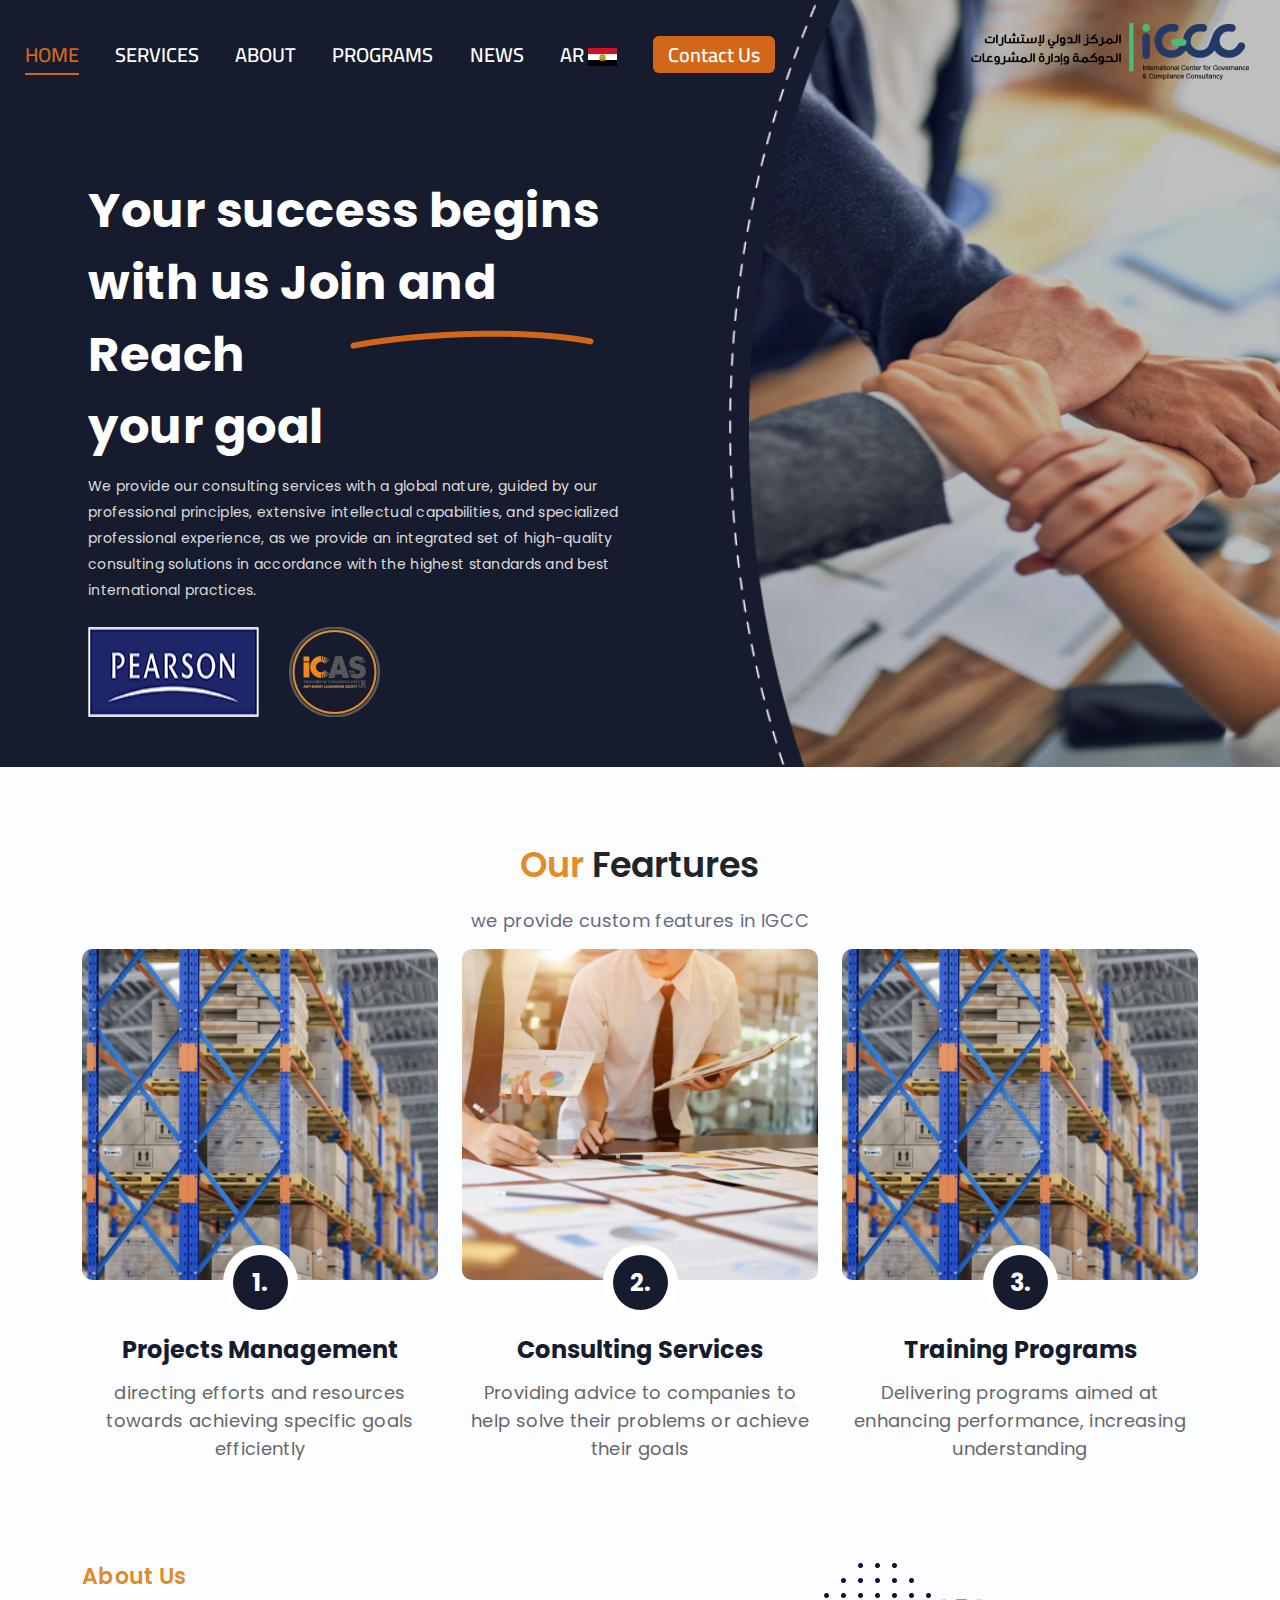
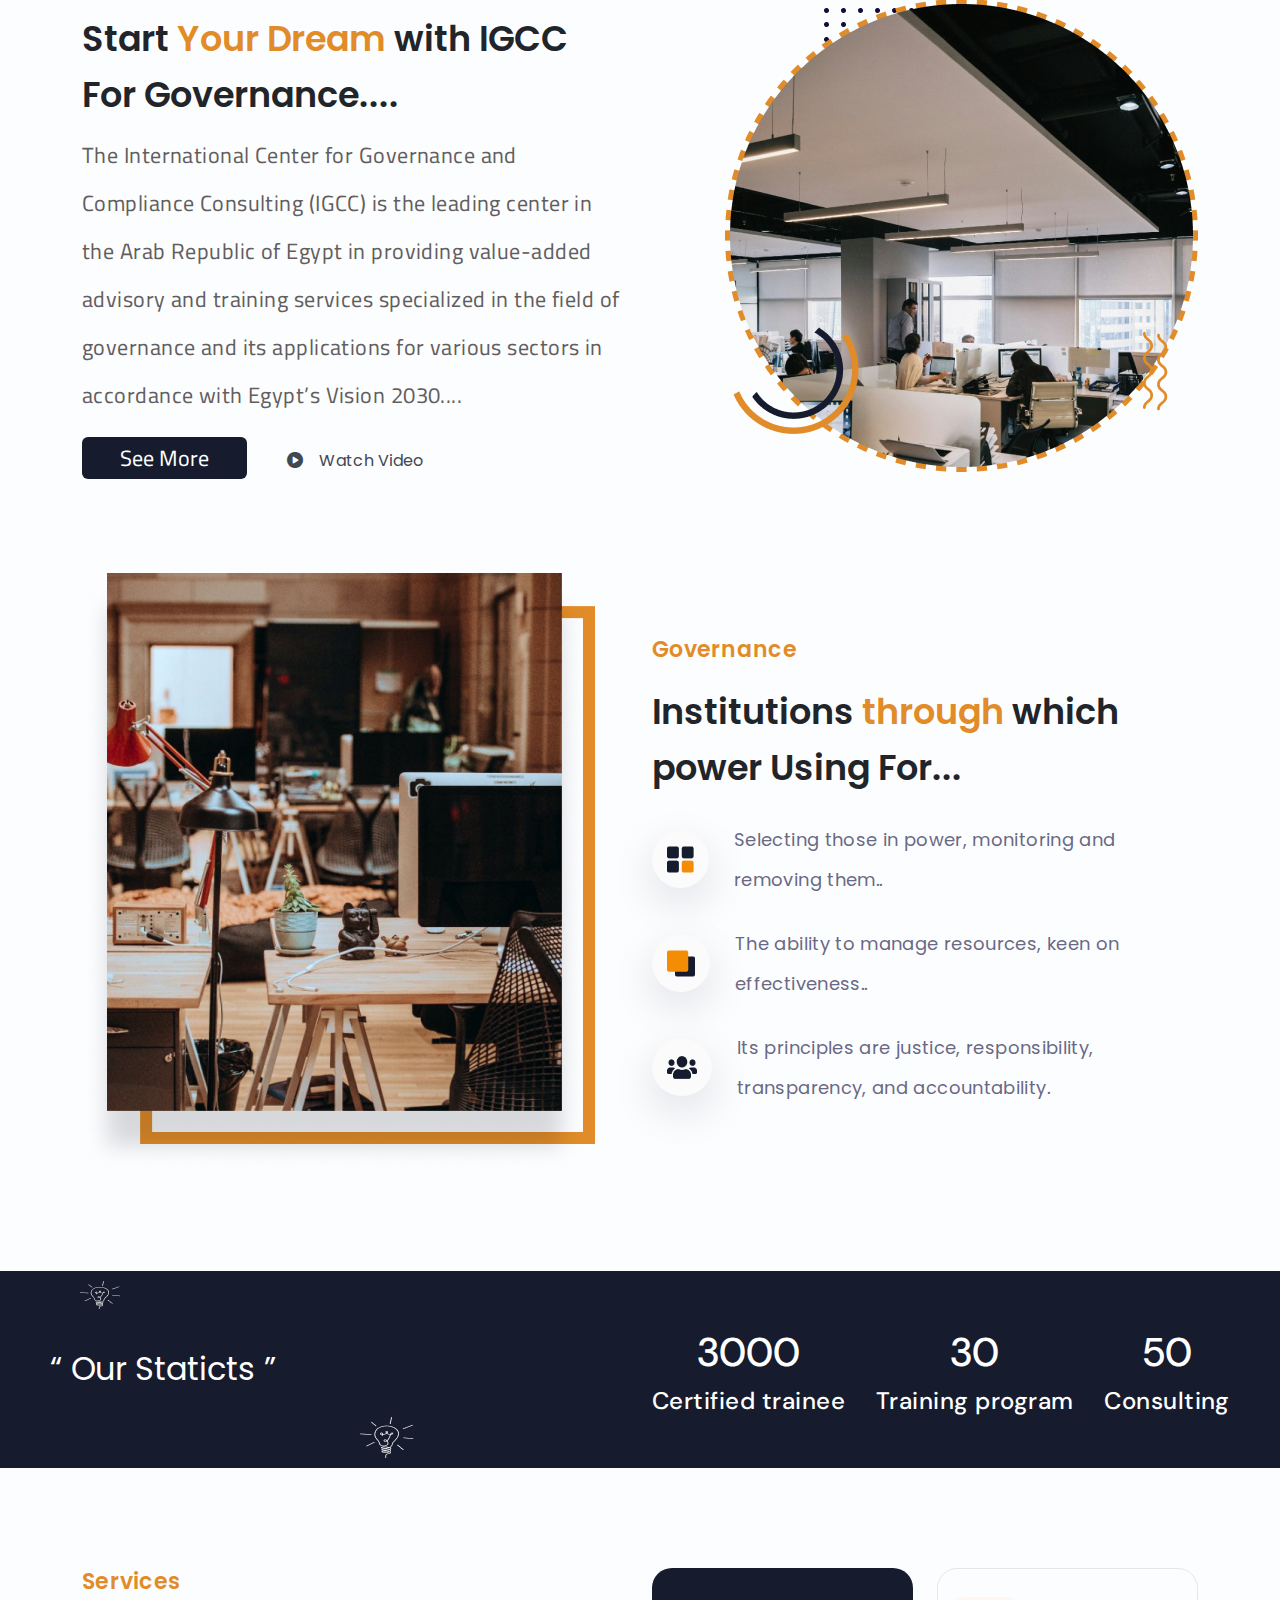
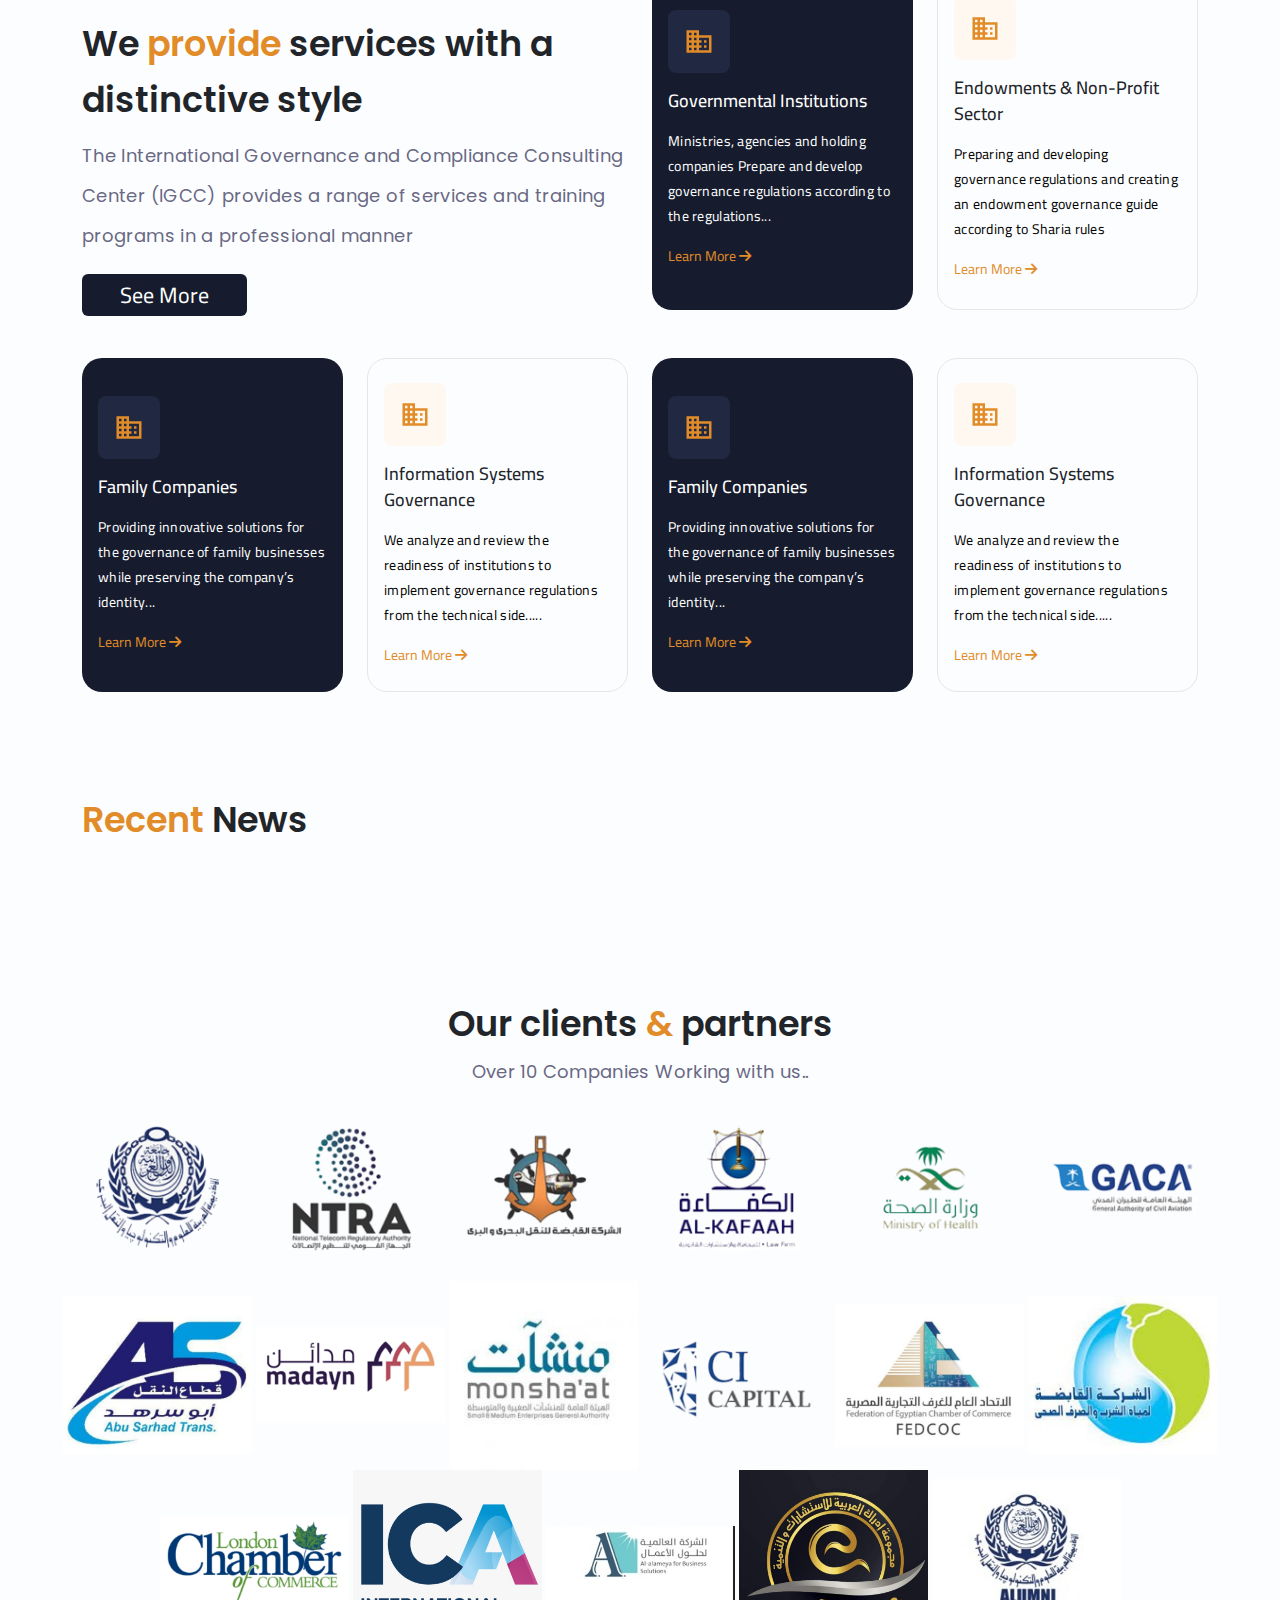
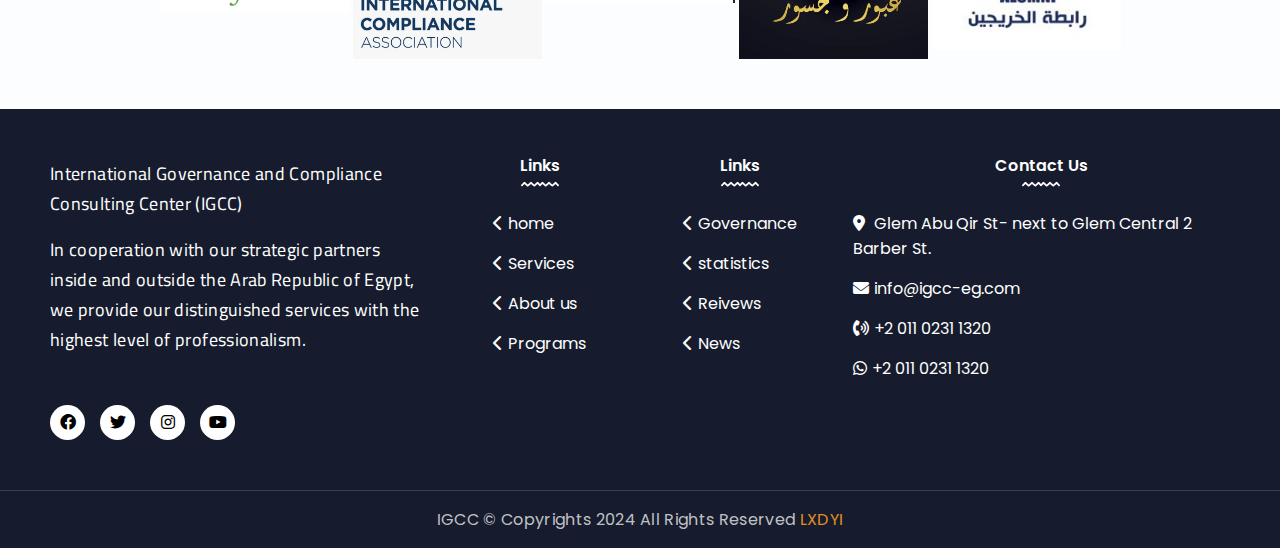
<file: public/LTR/index.html>
<!DOCTYPE html>
<html lang="en">
<head>
    <meta charset="UTF-8">
    <meta name="viewport" content="width=device-width, initial-scale=1.0">
    <title>IGCC | Home</title>
    <link rel="shortcut icon" href="../img/icon.png" type="image/x-icon">
    <link rel="apple-touch-icon" href="../img/icon.png">

    <link rel="stylesheet" href="../css/bootstrap.min.css">
    <link rel="stylesheet" href="../css/all.min.css">
    <link rel="stylesheet" href="../css/owl.theme.default.min.css">
    <link rel="stylesheet" href="../css/owl.carousel.min.css">
    <link rel="stylesheet" href="../css/select2.min.css">
    <link rel="stylesheet" href="../css/style.css">

    <link rel="preconnect" href="https://fonts.googleapis.com">
    <link rel="preconnect" href="https://fonts.gstatic.com" crossorigin>
</head>
<body>
    <!-- ------- NAVEBAR ---------- -->
    <nav class="navbar">
        <div class="menu">
            <ul class="d-none d-xl-flex">
                <li><a href="index.html" class="active_link">home</a></li>
                <li><a href="services.html">services</a></li>
                <li><a href="about.html">about</a></li>
                <li><a href="programs.html">programs</a></li>
                <li><a href="news.html">news</a></li>
                <li><a href="../RTL/index.html">AR <img src="../img/eg.png" alt=""></a></li>
                <li><a id="contactLink" class="contact_menu">contact us</a></li>
            </ul>
            <button id="open-nav" class="open-menu d-xl-none border-0">
                <i class="fa-solid fa-bars"></i>
            </button>
            <a href="../RTL/index.html" class="lang d-xl-none">AR <img src="../img/eg.png" alt=""></a>
        </div>
        <figure id="logo_menu">
            <a href="index.html">
                <img src="../img/logo-2.png" class="img-fluid" alt="" title="IGCC">
            </a>
        </figure>
    </nav>
    <!-- ------- RESPONSIVE SIDEBAR ---------- -->
    <nav id="sidenavResponsive" class="">
        <div class="d-flex justify-content-between align-items-center">
            <p class="title">MAIN NAVIGATION</p>
            <button class="border-0" id="close"><i class="fas fa-xmark"></i></button>
        </div>
        <ul class="menu">
            <li><a href="index.html" class="active_link">home</a></li>
            <li><a href="services.html">services</a></li>
            <li><a href="about.html">about</a></li>
            <li><a href="programs.html">programs</a></li>
            <li><a href="news.html">news</a></li>
            <li><a id="contactLink" class="contact_menu">contact us</a></li>
            <li><a href="../RTL/index.html" class="lang">AR <img src="../img/eg.png" alt=""></a></li>
        </ul>
    </nav> 
    
    <main>
        <div id="background_overlay"></div>
        <div class="banner">
            <div class="row">
                <div class="banner_info col-lg-7">
                    <div style="position: relative;">
                        <img src="../img/Vector-banner.png" id="vector_banner" class="img-fluid" alt="">
                        <h2>Your success begins with us Join and Reach <br> your goal</h2>
                        <p>We provide our consulting services with a global nature, guided by our professional principles, extensive intellectual capabilities, and specialized professional experience, as we provide an integrated set of high-quality consulting solutions in accordance with the highest standards and best international practices.</p>
                        <div class="d-flex pt-4 logos_banner">
                            <img src="../img/pearson.png" class="img-fluid" alt="">
                            <img src="../img/icas.png" class="img-fluid" alt="">
                        </div>
                    </div>
                </div>
                <div class="col-lg-5 banner_bg">
                    <div id="bg_border"></div>
                </div>
            </div>
        </div>
        <section class="feartures container" style="padding-top: 70px;">
            <h3 class="section_title text-center"> <span>Our</span> Feartures</h3>
            <p class="mt-2 text-center">we provide custom features in IGCC</p>
            <div class="row mt-md-2">
                <div class="col-md-4 mt-5 mt-md-0">
                    <figure>
                        <img src="../img/Feartures-1.png" class="img-fluid" alt="">
                        <figcaption>
                            <div class="num"><div class="circle"><h4>1.</h4></div></div>
                            <h5>Projects management</h5>
                            <p>directing efforts and resources towards achieving specific goals efficiently</p>
                        </figcaption>
                    </figure>
                </div>
                <div class="col-md-4 mt-5 mt-md-0">
                    <figure>
                        <img src="../img/Feartures-2.png" class="img-fluid" alt="">
                        <figcaption>
                            <div class="num"><div class="circle"><h4>2.</h4></div></div>
                            <h5>Consulting Services</h5>
                            <p>Providing advice to companies to help solve their problems or achieve their goals</p>
                        </figcaption>
                    </figure>
                </div>
                <div class="col-md-4 mt-5 mt-md-0">
                    <figure>
                        <img src="../img/Feartures-1.png" class="img-fluid" alt="">
                        <figcaption>
                            <div class="num"><div class="circle"><h4>3.</h4></div></div>
                            <h5>Training programs</h5>
                            <p>Delivering programs aimed at enhancing performance, increasing understanding</p>
                        </figcaption>
                    </figure>
                </div>
            </div>
        </section>
        <section class="about container">
            <div class="row">
                <div class="col-lg-6 fit_height">
                    <h6 class="section_title_sm">About Us</h6>
                    <h3 class="section_title">Start <span>Your Dream</span> with IGCC For Governance....</h3>
                    <p class="mt-2 cairo_font">
                        The International Center for Governance and Compliance Consulting (IGCC) is the leading center in the Arab Republic of Egypt in providing value-added advisory and training services specialized in the field of governance and its applications for various sectors in accordance with Egypt’s Vision 2030....
                    </p>
                    <div class="buttons mt-4">
                        <a href="about.html" class="more_btn">See More</a>
                        <a href="" class="video_btn"><i class="fas fa-circle-play mx-3"></i>Watch Video</a>
                    </div>
                </div>
                <div class="col-lg-6 mt-5 mt-lg-0 d-lg-flex justify-content-end align-items-center text-center">
                    <img src="../img/about-us.png" class="img-fluid" alt="">
                </div>
            </div>
        </section>
        <section class="governance container">
            <div class="row">
                <div class="col-lg-6 order-lg-2 fit_height">
                    <h6 class="section_title_sm">Governance</h6>
                    <h3 class="section_title">Institutions <span>through</span> which power Using For...</h3>
                    <figure class="d-flex align-items-center mt-4">
                        <div class="icon">
                            <img src="../img/Governance-1.png" alt="">
                        </div>
                        <figcaption>
                            <p>Selecting those in power, monitoring and removing them..</p>
                        </figcaption>
                    </figure>
                    <figure class="d-flex align-items-center mt-4">
                        <div class="icon">
                            <img src="../img/Governance-2.png" alt="">
                        </div>
                        <figcaption>
                            <p>The ability to manage resources, keen on effectiveness..</p>
                        </figcaption>
                    </figure>
                    <figure class="d-flex align-items-center mt-4">
                        <div class="icon">
                            <img src="../img/Governance-3.png" alt="">
                        </div>
                        <figcaption>
                            <p>Its principles are justice, responsibility, transparency, and accountability.</p>
                        </figcaption>
                    </figure>
                </div>
                <div class="col-lg-6 order-lg-1 mt-5 mt-lg-0 d-flex justify-content-start">
                    <img src="../img/Governance.png" class="img-fluid" alt="">
                </div>
            </div>
        </section>
        <section class="staticts">
            <img src="../img/Staticts-1.png" class="staticts_vector_1" alt="">
            <img src="../img/Staticts-2.png" class="staticts_vector_2" alt="">
            <div class="row">
                <div class="col-xl-6 col-md-4 fit_height">
                    <h3 style="font-size: 32px;">“ Our Staticts ”</h3>
                </div>
                <div class="col-xl-6 col-md-8 d-md-flex justify-content-between">
                    <div class="staticts_info mt-5 mt-md-0">
                        <h4>3000</h4>
                        <p>Certified trainee</p>
                    </div>
                    <div class="staticts_info mt-5 mt-md-0">
                        <h4>30</h4>
                        <p>Training program</p>
                    </div>
                    <div class="staticts_info mt-5 mt-md-0">
                        <h4>50</h4>
                        <p>Consulting</p>
                    </div>
                </div>
            </div>
        </section>
        <section class="services container">
            <div class="row">
                <div class="col-lg-6 fit_height">
                    <h6 class="section_title_sm">Services</h6>
                    <h3 class="section_title">We <span>provide</span> services with a distinctive style </h3>
                    <p class="mt-2">
                        The International Governance and Compliance Consulting Center (IGCC) provides a range of services and training programs in a professional manner
                    </p>
                    <div class="buttons mt-4">
                        <a href="services.html" class="more_btn">See More</a>
                    </div>
                </div>
                <div class="col-lg-3 col-md-4 col-sm-6 mt-5 mt-lg-0">
                    <div class="services_item service_bg fit_height py-4 px-3">
                        <figure>
                            <img src="../img/Services-icons.png" alt="">
                            <figcaption>
                                <h4>Governmental institutions</h4>
                                <p>Ministries, agencies and holding companies Prepare and develop governance regulations according to the regulations...</p>
                                <a href="services-details.html" class="learn_btn">Learn More <i class="fas fa-arrow-right"></i></a>
                            </figcaption>
                        </figure>
                    </div>
                </div>
                <div class="col-lg-3 col-md-4 col-sm-6 mt-5 mt-lg-0">
                    <div class="services_item service_border fit_height py-4 px-3">
                        <figure>
                            <img src="../img/Services-icons.png" alt="">
                            <figcaption>
                                <h4>Endowments & non-profit sector</h4>
                                <p>Preparing and developing governance regulations and creating an endowment governance guide according to Sharia rules</p>
                                <a href="services-details.html" class="learn_btn">Learn More <i class="fas fa-arrow-right"></i></a>
                            </figcaption>
                        </figure>
                    </div>
                </div>
                <div class="col-lg-3 col-md-4 col-sm-6 mt-5">
                    <div class="services_item service_bg fit_height py-4 px-3">
                        <figure>
                            <img src="../img/Services-icons.png" alt="">
                            <figcaption>
                                <h4>Family companies</h4>
                                <p>Providing innovative solutions for the governance of family businesses while preserving the company’s identity...</p>
                                <a href="services-details.html" class="learn_btn">Learn More <i class="fas fa-arrow-right"></i></a>
                            </figcaption>
                        </figure>
                    </div>
                </div>
                <div class="col-lg-3 col-md-4 col-sm-6 mt-5">
                    <div class="services_item service_border fit_height py-4 px-3">
                        <figure>
                            <img src="../img/Services-icons.png" alt="">
                            <figcaption>
                                <h4>Information systems governance</h4>
                                <p>We analyze and review the readiness of institutions to implement governance regulations from the technical side.....</p>
                                <a href="services-details.html" class="learn_btn">Learn More <i class="fas fa-arrow-right"></i></a>
                            </figcaption>
                        </figure>
                    </div>
                </div>
                <div class="col-lg-3 col-md-4 col-sm-6 mt-5">
                    <div class="services_item service_bg fit_height py-4 px-3">
                        <figure>
                            <img src="../img/Services-icons.png" alt="">
                            <figcaption>
                                <h4>Family companies</h4>
                                <p>Providing innovative solutions for the governance of family businesses while preserving the company’s identity...</p>
                                <a href="services-details.html" class="learn_btn">Learn More <i class="fas fa-arrow-right"></i></a>
                            </figcaption>
                        </figure>
                    </div>
                </div>
                <div class="col-lg-3 col-md-4 col-sm-6 mt-5">
                    <div class="services_item service_border fit_height py-4 px-3">
                        <figure>
                            <img src="../img/Services-icons.png" alt="">
                            <figcaption>
                                <h4>Information systems governance</h4>
                                <p>We analyze and review the readiness of institutions to implement governance regulations from the technical side.....</p>
                                <a href="services-details.html" class="learn_btn">Learn More <i class="fas fa-arrow-right"></i></a>
                            </figcaption>
                        </figure>
                    </div>
                </div>
            </div>
        </section>
        <section class="news container">
            <h3 class="section_title mb-5"><span>Recent</span> News</h3>
            <div class="row"></div>
            <div class="owl-carousel owl-theme">
                <div class="item">
                    <figure>
                        <div class="date">
                            <h6>22</h6>
                            <p>july</p>
                        </div>
                        <img src="../img/News-1.png" class="img-fluid" alt="">
                        <figcaption>
                            <h5>Workshop of the Public Establishment</h5>
                            <p>This  workshop in the presence of the directors of the Governance and Compliance Department, Mada’in Industrial City - Muscat, and their visit…</p>
                        </figcaption>
                    </figure>
                </div>
                <div class="item">
                    <figure>
                        <div class="date">
                            <h6>8</h6>
                            <p>march</p>
                        </div>
                        <img src="../img/News-2.png" class="img-fluid" alt="">
                        <figcaption>
                            <h5>Workshop of the Public Establishment</h5>
                            <p>This  workshop in the presence of the directors of the Governance and Compliance Department, Mada’in Industrial City - Muscat, and their visit…</p>
                        </figcaption>
                    </figure>
                </div>
                <div class="item">
                    <figure>
                        <div class="date">
                            <h6>22</h6>
                            <p>july</p>
                        </div>
                        <img src="../img/News-3.png" class="img-fluid" alt="">
                        <figcaption>
                            <h5>Workshop of the Public Establishment</h5>
                            <p>This  workshop in the presence of the directors of the Governance and Compliance Department, Mada’in Industrial City - Muscat, and their visit…</p>
                        </figcaption>
                    </figure>
                </div>
                <div class="item">
                    <figure>
                        <div class="date">
                            <h6>8</h6>
                            <p>march</p>
                        </div>
                        <img src="../img/News-2.png" class="img-fluid" alt="">
                        <figcaption>
                            <h5>Workshop of the Public Establishment</h5>
                            <p>This  workshop in the presence of the directors of the Governance and Compliance Department, Mada’in Industrial City - Muscat, and their visit…</p>
                        </figcaption>
                    </figure>
                </div>
                <div class="item">
                    <figure>
                        <div class="date">
                            <h6>8</h6>
                            <p>march</p>
                        </div>
                        <img src="../img/News-2.png" class="img-fluid" alt="">
                        <figcaption>
                            <h5>Workshop of the Public Establishment</h5>
                            <p>This  workshop in the presence of the directors of the Governance and Compliance Department, Mada’in Industrial City - Muscat, and their visit…</p>
                        </figcaption>
                    </figure>
                </div>
            </div>
        </section>
        <section class="clients container-fluid">
            <h3 class="section_title text-center">Our clients <span>&</span> partners</h3>
            <p class="text-center">Over 10 Companies Working with us..</p>
            <div class="client_item text-center">
                <img src="../img/1.png" class="img-fluid" alt="">
                <img src="../img/2.png" class="img-fluid" alt="">
                <img src="../img/3.png" class="img-fluid" alt="">
                <img src="../img/4.png" class="img-fluid" alt="">
                <img src="../img/5.png" class="img-fluid" alt="">
                <img src="../img/6.png" class="img-fluid" alt="">
                <img src="../img/8.jpeg" class="img-fluid" alt="">
                <img src="../img/9.jpeg" class="img-fluid" alt="">
                <img src="../img/10.jpeg" class="img-fluid" alt="">
                <img src="../img/11.png" class="img-fluid" alt="">
                <img src="../img/12.jpeg" class="img-fluid" alt="">
                <img src="../img/14.jpeg" class="img-fluid" alt="">
                <img src="../img/15.jpeg" class="img-fluid" alt="">
                <img src="../img/16.jpeg" class="img-fluid" alt="">
                <img src="../img/17.jpeg" class="img-fluid" alt="">
                <img src="../img/18.jpeg" class="img-fluid" alt="">
                <img src="../img/19.jpeg" class="img-fluid" alt="">
            </div>
        </section>

        <footer>
            <div class="top_footer row">
                <div class="col-md-5 col-lg-4">
                    <p>
                        International Governance and Compliance Consulting Center (IGCC)
                    </p>
                    <p class="pt-3">
                        In cooperation with our strategic partners inside and outside the Arab Republic of Egypt, we provide our distinguished services with the highest level of professionalism.
                    </p>
                </div>
                <div class="col-md-6 col-lg-2 links d-none d-lg-block">
                    <h6 class="text-lg-center">Links</h6>
                    <div class="w-100 text-lg-center d-block">
                        <img src="../img/footer_border.png" alt="">
                    </div>
                    <div class="d-flex justify-content-center">
                        <ul>
                            <li><a href="index.html"><i class="fas fa-chevron-left"></i>home</a></li>
                            <li><a href="services.html"><i class="fas fa-chevron-left"></i>Services</a></li>
                            <li><a href="about.html"><i class="fas fa-chevron-left"></i>About us</a></li>
                            <li><a href="programs.html"><i class="fas fa-chevron-left"></i>Programs</a></li>
                        </ul>
                    </div>
                </div>
                <div class="col-sm-4 col-md-2 col-lg-2 links mt-5 mt-md-0">
                    <h6 class="text-lg-center">Links</h6>
                    <div class="w-100 text-lg-center d-block">
                        <img src="../img/footer_border.png" alt="">
                    </div>
                    <div class="d-lg-flex justify-content-center">
                        <ul>
                            <li><a href=""><i class="fas fa-chevron-left"></i>Governance</a></li>
                            <li><a href=""><i class="fas fa-chevron-left"></i>statistics</a></li>
                            <li><a href=""><i class="fas fa-chevron-left"></i>Reivews</a></li>
                            <li><a href="news.html"><i class="fas fa-chevron-left"></i>News</a></li>
                        </ul>
                    </div>
                </div>
                <div class="col-sm-8 col-md-5 col-lg-4 links mt-5 mt-md-0">
                    <h6 class="text-lg-center">Contact Us</h6>
                    <div class="w-100 text-lg-center d-block">
                        <img src="../img/footer_border.png" alt="">
                    </div>
                    <div class="d-flex justify-content-center">
                        <ul>
                            <li><a href="#"><i class="fas fa-location-dot"></i> Glem Abu Qir St- next to Glem Central 2 Barber St.</a></li>
                            <li><a href="info@igcc-eg.com"><i class="fas fa-envelope"></i>info@igcc-eg.com</a></li>
                            <li><a href="tel:201102311320"><i class="fas fa-phone-volume"></i>+2 011 0231 1320 </a></li>
                            <li><a href="https://api.whatsapp.com/send/?phone=201102311320&text&type=phone_number&app_absent=0" target="_blank">
                                <i class="fa-brands fa-whatsapp"></i>+2 011 0231 1320 </a>
                            </li>
                        </ul>
                    </div>
                </div>
                <div class="col-12 mt-4 d-flex social">
                    <a href="#"><i class="fa-brands fa-facebook"></i></a>
                    <a href="#"><i class="fa-brands fa-twitter"></i></a>
                    <a href="#"><i class="fa-brands fa-instagram"></i></a>
                    <a href="#"><i class="fa-brands fa-youtube"></i></a>
                </div>
            </div>
            <div class="bottom_footer">
                <p>IGCC © Copyrights 2024 All Rights Reserved <a href="https://lxdyi.com/">LXDYI</a></p>
            </div>
        </footer>
    </main>

    <script src="https://cdnjs.cloudflare.com/ajax/libs/jquery/3.6.4/jquery.min.js" integrity="sha512-pumBsjNRGGqkPzKHndZMaAG+bir374sORyzM3uulLV14lN5LyykqNk8eEeUlUkB3U0M4FApyaHraT65ihJhDpQ==" crossorigin="anonymous" referrerpolicy="no-referrer"></script>
    <script src="https://cdnjs.cloudflare.com/ajax/libs/popper.js/2.11.7/umd/popper.min.js" integrity="sha512-uaZ0UXmB7NHxAxQawA8Ow2wWjdsedpRu7nJRSoI2mjnwtY8V5YiCWavoIpo1AhWPMLiW5iEeavmA3JJ2+1idUg==" crossorigin="anonymous" referrerpolicy="no-referrer"></script>
    <script src="../js/bootstrap.min.js"></script>
    <script src="../js/owl.carousel.min.js"></script>
    <script src="../js/select2.min.js"></script>
    <script src="../js/main.js"></script>

    <script>
        var hostname = window.location.hostname;
        var port = window.location.port
        document.getElementById("contactLink").href = "http://" + hostname + ":" +  port + "/contact/en";
    </script>

</body>
</html>
</file>
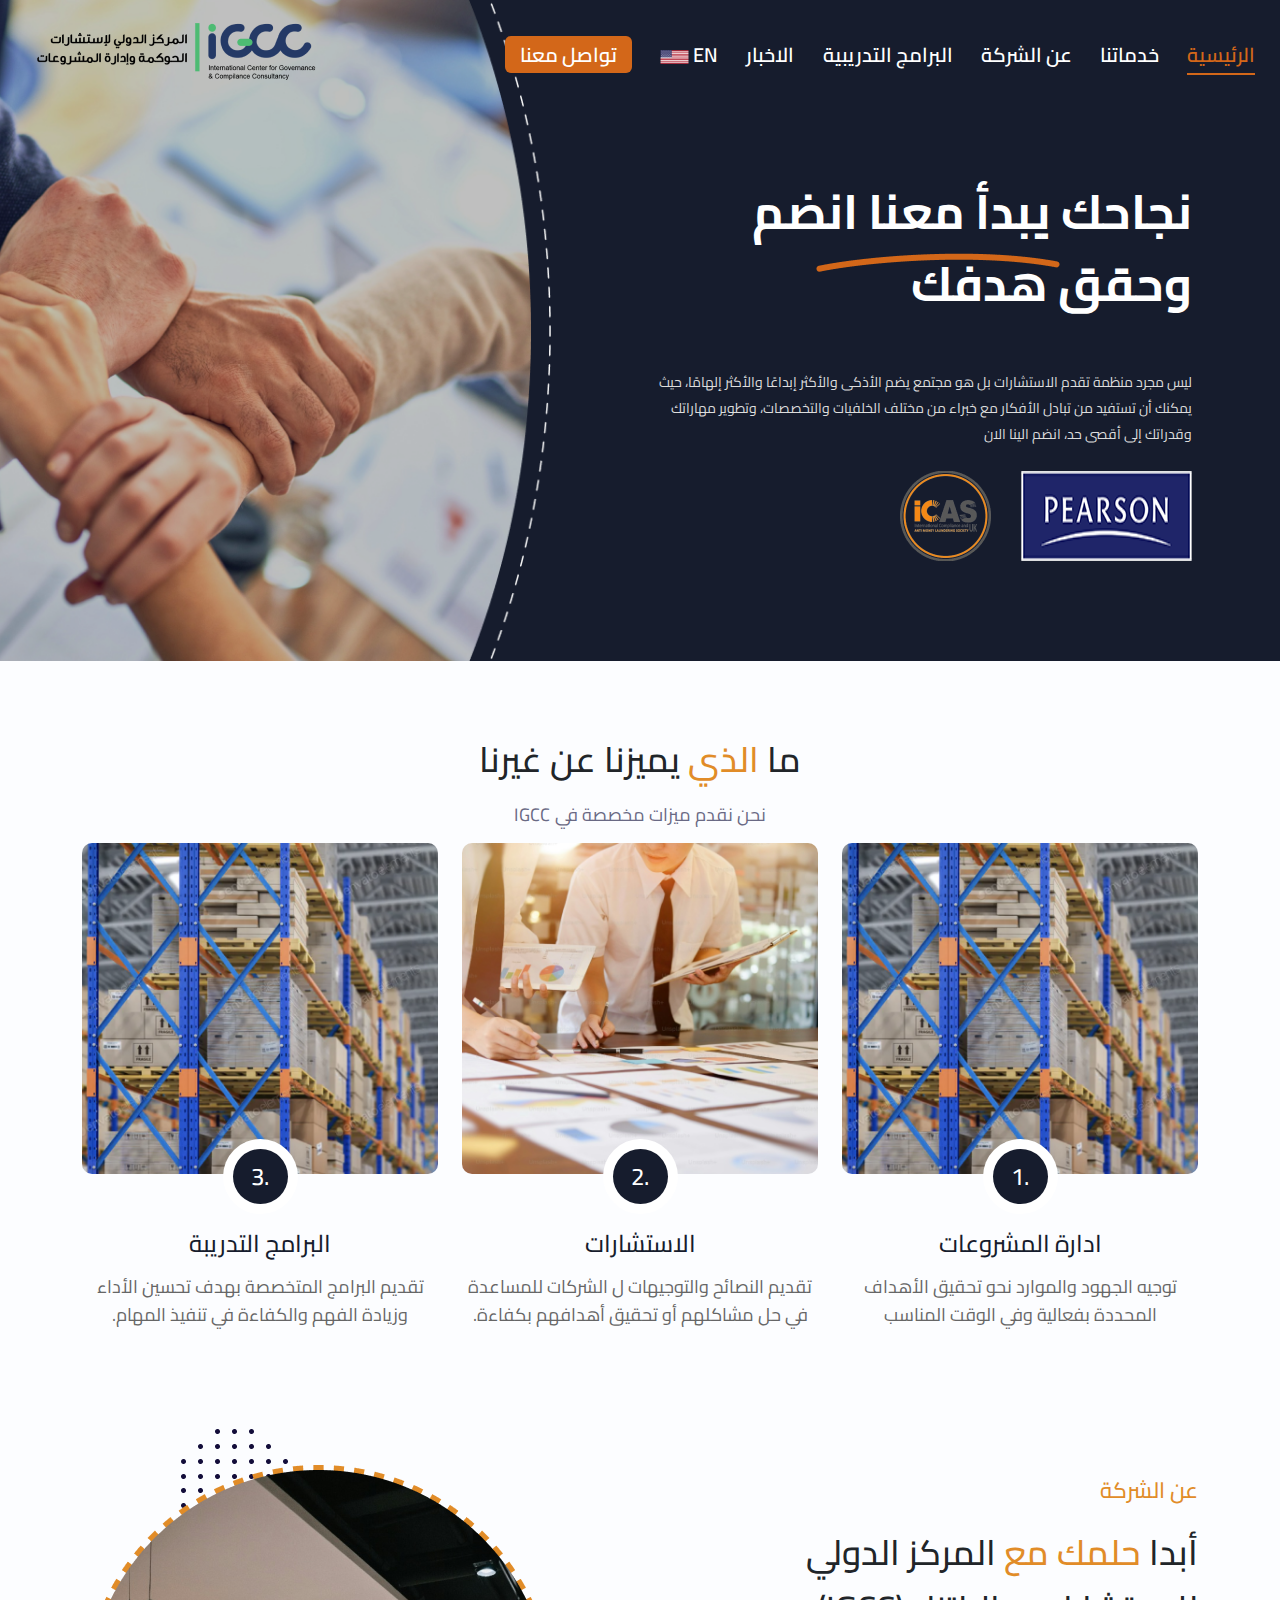
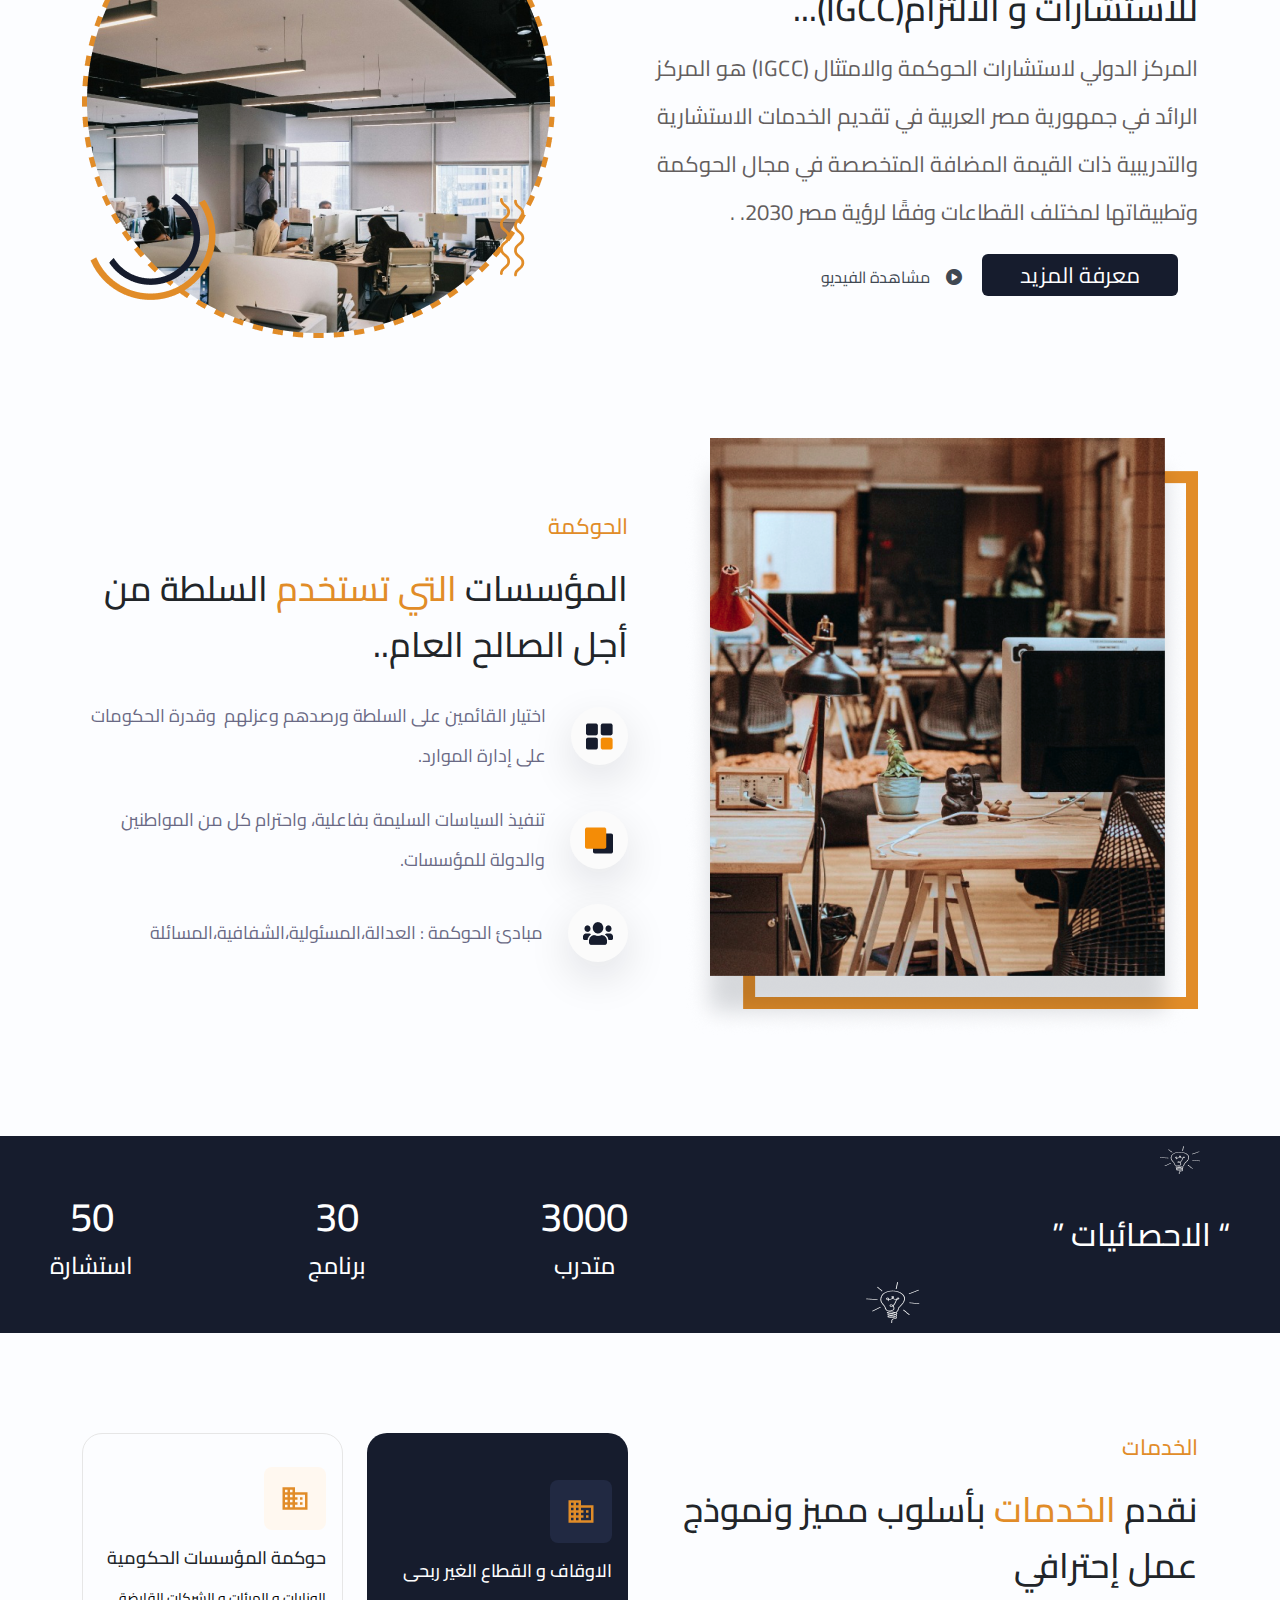
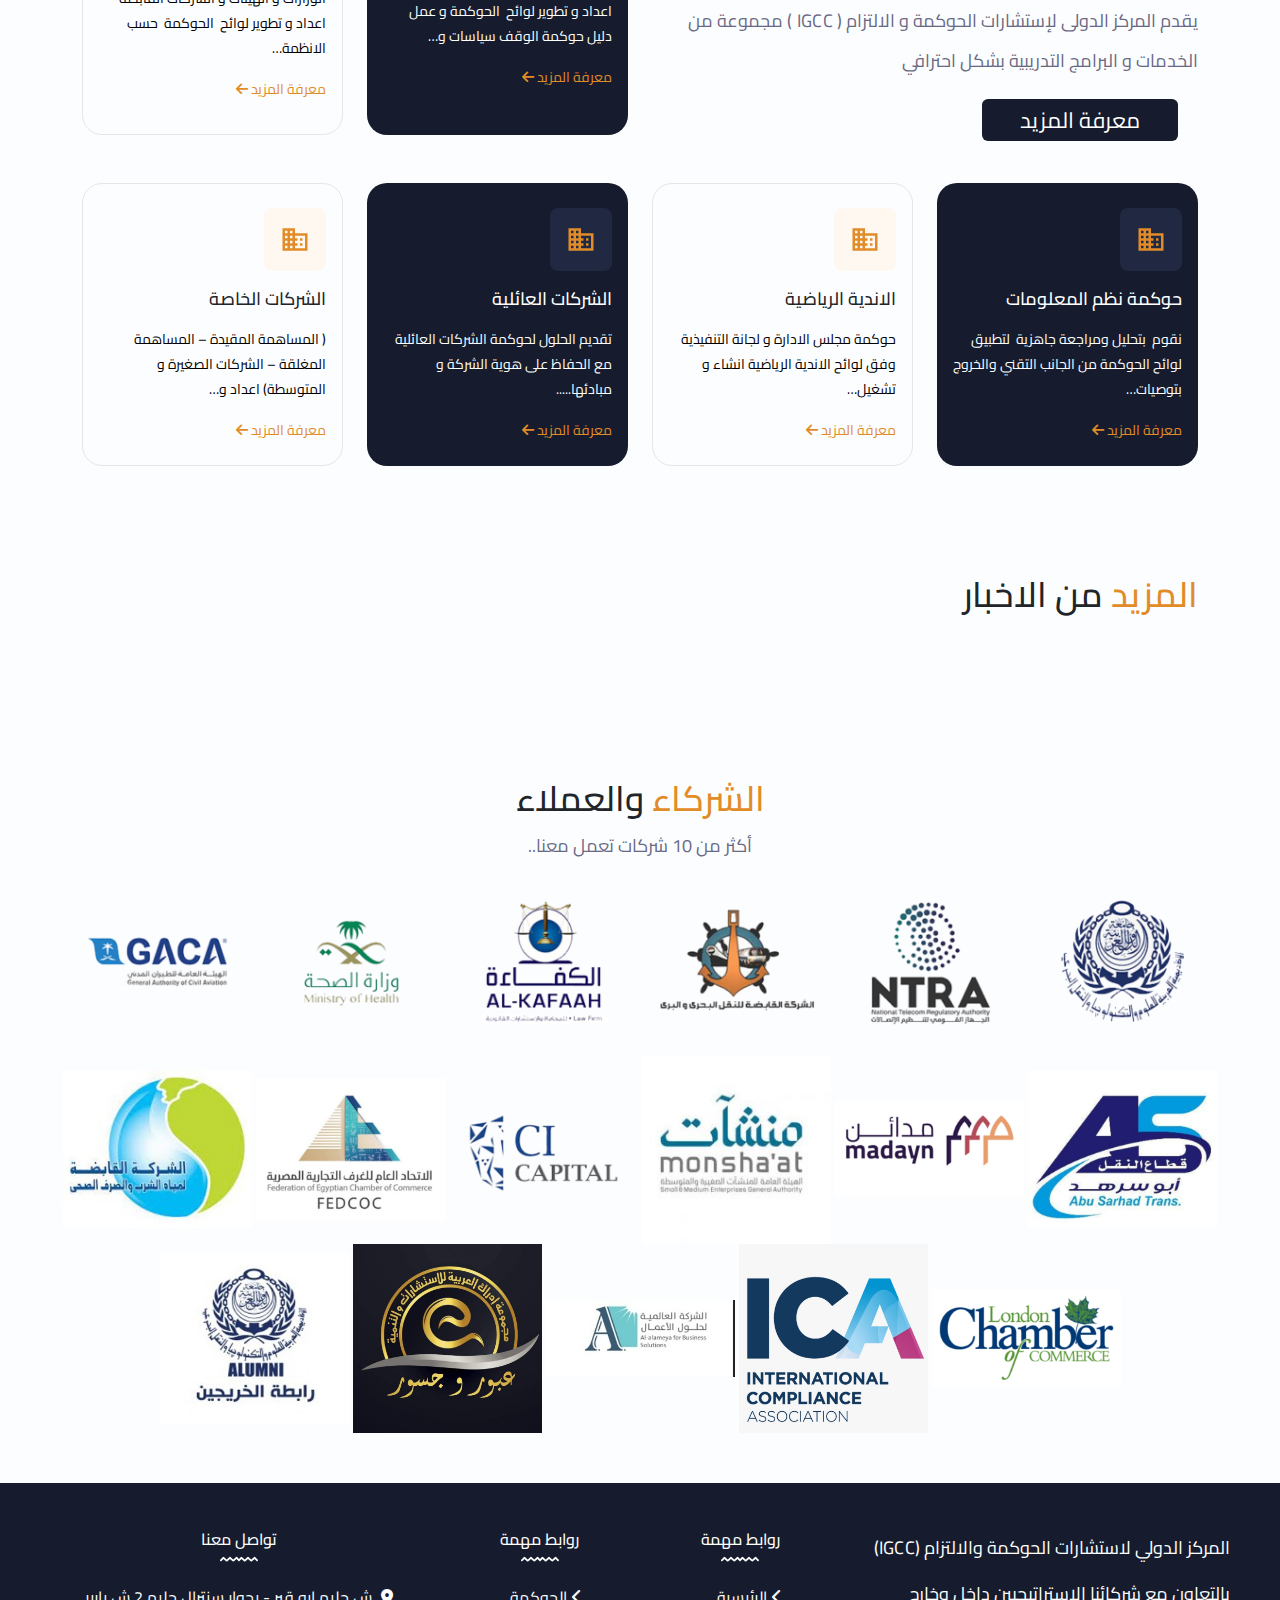
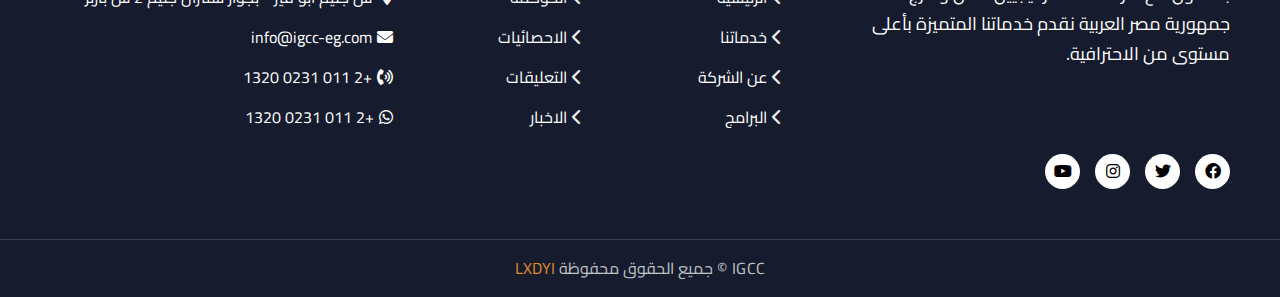
<file: public/RTL/index.html>
<!DOCTYPE html>
<html lang="en">
<head>
    <meta charset="UTF-8">
    <meta name="viewport" content="width=device-width, initial-scale=1.0">
    <title>IGCC | الرئيسية</title>
    <link rel="shortcut icon" href="../img/icon.png" type="image/x-icon">
    <link rel="apple-touch-icon" href="../img/icon.png">

    <link rel="stylesheet" href="../css/bootstrap.min.css">
    <link rel="stylesheet" href="../css/all.min.css">
    <link rel="stylesheet" href="../css/owl.theme.default.min.css">
    <link rel="stylesheet" href="../css/owl.carousel.min.css">
    <link rel="stylesheet" href="../css/select2.min.css">
    <link rel="stylesheet" href="../css/rtl.css">

    <link rel="preconnect" href="https://fonts.googleapis.com">
    <link rel="preconnect" href="https://fonts.gstatic.com" crossorigin>
</head>
<body>
    <!-- ------- NAVEBAR ---------- -->
    <nav class="navbar">
        <div class="menu">
            <ul class="d-none d-xl-flex">
                <li><a href="index.html" class="active_link">الرئيسية</a></li>
                <li><a href="services.html">خدماتنا</a></li>
                <li><a href="about.html">عن الشركة</a></li>
                <li><a href="programs.html">البرامج التدريبية</a></li>
                <li><a href="news.html">الاخبار</a></li>
                <li><a href="../LTR/index.html">EN <img src="../img/US.png" style="width: 29px;" alt=""></a></li>
                <li><a id="contactLink" class="contact_menu">تواصل معنا</a></li>
            </ul>
            <button id="open-nav" class="open-menu d-xl-none border-0">
                <i class="fa-solid fa-bars"></i>
            </button>
            <a href="../LTR/index.html" class="lang d-xl-none">EN <img src="../img/US.png" style="width: 29px;" alt=""></a>
        </div>
        <figure id="logo_menu">
            <a href="index.html">
                <img src="../img/logo-2.png" class="img-fluid" alt="" title="IGCC">
            </a>
        </figure>
    </nav>
    <!-- ------- RESPONSIVE SIDEBAR ---------- -->
    <nav id="sidenavResponsive" class="">
        <div class="d-flex justify-content-between align-items-center">
            <p class="title">القائمة الرئيسية</p>
            <button class="border-0" id="close"><i class="fas fa-xmark"></i></button>
        </div>
        <ul class="menu">
            <li><a href="index.html" class="active_link">الرئيسية</a></li>
            <li><a href="services.html">خدماتنا</a></li>
            <li><a href="about.html">عن الشركة</a></li>
            <li><a href="programs.html">البرامج التدريبية</a></li>
            <li><a href="news.html">الاخبار</a></li>
            <li><a id="contactLink" class="contact_menu">تواصل معنا</a></li>
            <li><a href="../LTR/index.html" class="lang">EN <img src="../img/US.png" style="width: 29px;" alt=""></a></li>
        </ul>
    </nav> 
    
    <main>
        <div id="background_overlay"></div>
        <div class="banner">
            <div class="row">
                <div class="banner_info col-lg-7">
                    <div style="position: relative;">
                        <img src="../img/Vector-banner.png" id="vector_banner" class="img-fluid" alt="">
                        <h2>نجاحك يبدأ معنا انضم وحقق هدفك</h2>
                        <p> ليس مجرد منظمة تقدم الاستشارات بل هو مجتمع يضم الأذكى والأكثر إبداعًا والأكثر إلهامًا، حيث يمكنك أن تستفيد من تبادل الأفكار مع خبراء من مختلف الخلفيات والتخصصات، وتطوير مهاراتك وقدراتك إلى أقصى حد، انضم الينا الان</p>
                        <div class="d-flex pt-4 logos_banner">
                            <img src="../img/pearson.png" class="img-fluid" alt="">
                            <img src="../img/icas.png" class="img-fluid" alt="">
                        </div>
                    </div>
                </div>
                <div class="col-lg-5 banner_bg">
                    <div id="bg_border"></div>
                </div>
            </div>
        </div>
        <section class="feartures container" style="padding-top: 70px;">
            <h3 class="section_title text-center">ما <span>الذي</span> يميزنا عن غيرنا</h3>
            <p class="mt-2 text-center">نحن نقدم ميزات مخصصة في IGCC</p>
            <div class="row mt-md-2">
                <div class="col-md-4 mt-5 mt-md-0">
                    <figure>
                        <img src="../img/Feartures-1.png" class="img-fluid" alt="">
                        <figcaption>
                            <div class="num"><div class="circle"><h4>.1</h4></div></div>
                            <h5>ادارة المشروعات</h5>
                            <p>توجيه الجهود والموارد نحو تحقيق الأهداف المحددة بفعالية وفي الوقت المناسب</p>
                        </figcaption>
                    </figure>
                </div>
                <div class="col-md-4 mt-5 mt-md-0">
                    <figure>
                        <img src="../img/Feartures-2.png" class="img-fluid" alt="">
                        <figcaption>
                            <div class="num"><div class="circle"><h4>.2</h4></div></div>
                            <h5>الاستشارات</h5>
                            <p> تقديم النصائح والتوجيهات ل الشركات للمساعدة في حل مشاكلهم أو تحقيق أهدافهم بكفاءة.</p>
                        </figcaption>
                    </figure>
                </div>
                <div class="col-md-4 mt-5 mt-md-0">
                    <figure>
                        <img src="../img/Feartures-1.png" class="img-fluid" alt="">
                        <figcaption>
                            <div class="num"><div class="circle"><h4>.3</h4></div></div>
                            <h5>البرامج التدريبة </h5>
                            <p> تقديم البرامج المتخصصة بهدف تحسين الأداء وزيادة الفهم والكفاءة في تنفيذ المهام.</p>
                        </figcaption>
                    </figure>
                </div>
            </div>
        </section>
        <section class="about container">
            <div class="row">
                <div class="col-lg-6 fit_height">
                    <h6 class="section_title_sm">عن الشركة</h6>
                    <h3 class="section_title">أبدا <span>حلمك مع</span> المركز الدولي للاستشارات و الالتزام(IGCC)... </h3>
                    <p class="mt-2 cairo_font">المركز الدولي لاستشارات الحوكمة والامتثال (IGCC) هو المركز الرائد في جمهورية مصر العربية في تقديم الخدمات الاستشارية والتدريبية ذات القيمة المضافة المتخصصة في مجال الحوكمة وتطبيقاتها لمختلف القطاعات وفقًا لرؤية مصر 2030. .</p>
                    <div class="buttons mt-4">
                        <a href="about.html" class="more_btn">معرفة المزيد</a>
                        <a href="" class="video_btn"><i class="fas fa-circle-play mx-3"></i>مشاهدة الفيديو</a>
                    </div>
                </div>
                <div class="col-lg-6 mt-5 mt-lg-0 d-lg-flex justify-content-end align-items-center text-center">
                    <img src="../img/about-us.png" class="img-fluid" alt="">
                </div>
            </div>
        </section>
        <section class="governance container">
            <div class="row">
                <div class="col-lg-6 order-lg-2 fit_height">
                    <h6 class="section_title_sm">الحوكمة</h6>
                    <h3 class="section_title">المؤسسات <span>التي تستخدم</span> السلطة من أجل الصالح العام.. </h3>
                    <figure class="d-flex align-items-center mt-4">
                        <div class="icon">
                            <img src="../img/Governance-1.png" alt="">
                        </div>
                        <figcaption>
                            <p>اختيار القائمين على السلطة ورصدهم وعزلهم  وقدرة الحكومات على إدارة الموارد.</p>
                        </figcaption>
                    </figure>
                    <figure class="d-flex align-items-center mt-4">
                        <div class="icon">
                            <img src="../img/Governance-2.png" alt="">
                        </div>
                        <figcaption>
                            <p>تنفيذ السياسات السليمة بفاعلية، واحترام كل من المواطنين والدولة للمؤسسات.</p>
                        </figcaption>
                    </figure>
                    <figure class="d-flex align-items-center mt-4">
                        <div class="icon">
                            <img src="../img/Governance-3.png" alt="">
                        </div>
                        <figcaption>
                            <p>مبادئ الحوكمة : العدالة،المسئولية،الشفافية،المسائلة</p>
                        </figcaption>
                    </figure>
                </div>
                <div class="col-lg-6 order-lg-1 mt-5 mt-lg-0 d-flex justify-content-start">
                    <img src="../img/Governance.png" class="img-fluid" alt="">
                </div>
            </div>
        </section>
        <section class="staticts">
            <img src="../img/Staticts-1.png" class="staticts_vector_1" alt="">
            <img src="../img/Staticts-2.png" class="staticts_vector_2" alt="">
            <div class="row">
                <div class="col-xl-6 col-md-4 fit_height">
                    <h3 style="font-size: 32px;">“ الاحصائيات ”</h3>
                </div>
                <div class="col-xl-6 col-md-8 d-md-flex justify-content-between">
                    <div class="staticts_info mt-5 mt-md-0">
                        <h4>3000</h4>
                        <p>متدرب</p>
                    </div>
                    <div class="staticts_info mt-5 mt-md-0">
                        <h4>30</h4>
                        <p>برنامج</p>
                    </div>
                    <div class="staticts_info mt-5 mt-md-0">
                        <h4>50</h4>
                        <p>استشارة</p>
                    </div>
                </div>
            </div>
        </section>
        <section class="services container">
            <div class="row">
                <div class="col-lg-6 fit_height">
                    <h6 class="section_title_sm">الخدمات</h6>
                    <h3 class="section_title">نقدم <span>الخدمات</span> بأسلوب مميز ونموذج عمل إحترافي </h3>
                    <p class="mt-2">يقدم المركز الدولى لإستشارات الحوكمة و الالتزام ( IGCC ) مجموعة من الخدمات  و البرامج التدريبية بشكل احترافي</p>
                    <div class="buttons mt-4">
                        <a href="services.html" class="more_btn">معرفة المزيد</a>
                    </div>
                </div>
                <div class="col-lg-3 col-md-4 col-sm-6 mt-5 mt-lg-0">
                    <div class="services_item service_bg fit_height py-4 px-3">
                        <figure>
                            <img src="../img/Services-icons.png" alt="">
                            <figcaption>
                                <h4>الاوقاف و القطاع الغير ربحى</h4>
                                <p>اعداد و تطوير لوائح  الحوكمة و عمل دليل حوكمة الوقف سياسات و…</p>
                                <a href="services-details.html" class="learn_btn">معرفة المزيد <i class="fas fa-arrow-left"></i></a>
                            </figcaption>
                        </figure>
                    </div>
                </div>
                <div class="col-lg-3 col-md-4 col-sm-6 mt-5 mt-lg-0">
                    <div class="services_item service_border fit_height py-4 px-3">
                        <figure>
                            <img src="../img/Services-icons.png" alt="">
                            <figcaption>
                                <h4>حوكمة المؤسسات الحكومية</h4>
                                <p>الوزارات و الهيئات و الشركات القابضة اعداد و تطوير لوائح  الحوكمة  حسب الانظمة…</p>
                                <a href="services-details.html" class="learn_btn">معرفة المزيد <i class="fas fa-arrow-left"></i></a>
                            </figcaption>
                        </figure>
                    </div>
                </div>
                <div class="col-lg-3 col-md-4 col-sm-6 mt-5">
                    <div class="services_item service_bg fit_height py-4 px-3">
                        <figure>
                            <img src="../img/Services-icons.png" alt="">
                            <figcaption>
                                <h4>حوكمة نظم المعلومات</h4>
                                <p>نقوم  بتحليل ومراجعة جاهزية   لتطبيق لوائح الحوكمة من الجانب التقني والخروج بتوصيات…</p>
                                <a href="services-details.html" class="learn_btn">معرفة المزيد <i class="fas fa-arrow-left"></i></a>
                            </figcaption>
                        </figure>
                    </div>
                </div>
                <div class="col-lg-3 col-md-4 col-sm-6 mt-5">
                    <div class="services_item service_border fit_height py-4 px-3">
                        <figure>
                            <img src="../img/Services-icons.png" alt="">
                            <figcaption>
                                <h4>الاندية الرياضية</h4>
                                <p>حوكمة مجلس الادارة و لجانة التنفيذية وفق لوائح الاندية الرياضية انشاء و تشغيل…</p>
                                <a href="services-details.html" class="learn_btn">معرفة المزيد <i class="fas fa-arrow-left"></i></a>
                            </figcaption>
                        </figure>
                    </div>
                </div>
                <div class="col-lg-3 col-md-4 col-sm-6 mt-5">
                    <div class="services_item service_bg fit_height py-4 px-3">
                        <figure>
                            <img src="../img/Services-icons.png" alt="">
                            <figcaption>
                                <h4>الشركات العائلية</h4>
                                <p>تقديم الحلول لحوكمة الشركات العائلية مع الحفاظ على هوية الشركة و مبادئها.....</p>
                                <a href="services-details.html" class="learn_btn">معرفة المزيد <i class="fas fa-arrow-left"></i></a>
                            </figcaption>
                        </figure>
                    </div>
                </div>
                <div class="col-lg-3 col-md-4 col-sm-6 mt-5">
                    <div class="services_item service_border fit_height py-4 px-3">
                        <figure>
                            <img src="../img/Services-icons.png" alt="">
                            <figcaption>
                                <h4>الشركات الخاصة</h4>
                                <p>( المساهمة المقيدة – المساهمة المغلقة – الشركات الصغيرة و المتوسطة) اعداد و…</p>
                                <a href="services-details.html" class="learn_btn">معرفة المزيد <i class="fas fa-arrow-left"></i></a>
                            </figcaption>
                        </figure>
                    </div>
                </div>
            </div>
        </section>
        <section class="news container">
            <h3 class="section_title mb-5"><span>المزيد</span> من الاخبار</h3>
            <div class="row"></div>
            <div class="owl-carousel owl-theme">
                <div class="item">
                    <figure>
                        <div class="date">
                            <h6>22</h6>
                            <p>july</p>
                        </div>
                        <img src="../img/News-1.png" class="img-fluid" alt="">
                        <figcaption>
                            <h5>ورشة عمل المؤسسة العامة</h5>
                            <p>وتأتي هذه الورشة بحضور مدراء دائرة الحوكمة والامتثال بمدينة المدائن الصناعية – مسقط وزيارتهم…</p>
                        </figcaption>
                    </figure>
                </div>
                <div class="item">
                    <figure>
                        <div class="date">
                            <h6>8</h6>
                            <p>march</p>
                        </div>
                        <img src="../img/News-2.png" class="img-fluid" alt="">
                        <figcaption>
                            <h5>ورشة عمل المؤسسة العامة</h5>
                            <p>وتأتي هذه الورشة بحضور مدراء دائرة الحوكمة والامتثال بمدينة المدائن الصناعية – مسقط وزيارتهم…</p>
                        </figcaption>
                    </figure>
                </div>
                <div class="item">
                    <figure>
                        <div class="date">
                            <h6>22</h6>
                            <p>july</p>
                        </div>
                        <img src="../img/News-3.png" class="img-fluid" alt="">
                        <figcaption>
                            <h5>ورشة عمل المؤسسة العامة</h5>
                            <p>وتأتي هذه الورشة بحضور مدراء دائرة الحوكمة والامتثال بمدينة المدائن الصناعية – مسقط وزيارتهم…</p>
                        </figcaption>
                    </figure>
                </div>
                <div class="item">
                    <figure>
                        <div class="date">
                            <h6>8</h6>
                            <p>march</p>
                        </div>
                        <img src="../img/News-2.png" class="img-fluid" alt="">
                        <figcaption>
                            <h5>ورشة عمل المؤسسة العامة</h5>
                            <p>وتأتي هذه الورشة بحضور مدراء دائرة الحوكمة والامتثال بمدينة المدائن الصناعية – مسقط وزيارتهم…</p>
                        </figcaption>
                    </figure>
                </div>
                <div class="item">
                    <figure>
                        <div class="date">
                            <h6>22</h6>
                            <p>july</p>
                        </div>
                        <img src="../img/News-3.png" class="img-fluid" alt="">
                        <figcaption>
                            <h5>ورشة عمل المؤسسة العامة</h5>
                            <p>وتأتي هذه الورشة بحضور مدراء دائرة الحوكمة والامتثال بمدينة المدائن الصناعية – مسقط وزيارتهم…</p>
                        </figcaption>
                    </figure>
                </div>
            </div>
        </section>
        <section class="clients container-fluid">
            <h3 class="section_title text-center"><span>الشركاء</span> والعملاء</h3>
            <p class="text-center">أكثر من 10 شركات تعمل معنا..</p>
            <div class="client_item text-center">
                <img src="../img/1.png" class="img-fluid" alt="">
                <img src="../img/2.png" class="img-fluid" alt="">
                <img src="../img/3.png" class="img-fluid" alt="">
                <img src="../img/4.png" class="img-fluid" alt="">
                <img src="../img/5.png" class="img-fluid" alt="">
                <img src="../img/6.png" class="img-fluid" alt="">
                <img src="../img/8.jpeg" class="img-fluid" alt="">
                <img src="../img/9.jpeg" class="img-fluid" alt="">
                <img src="../img/10.jpeg" class="img-fluid" alt="">
                <img src="../img/11.png" class="img-fluid" alt="">
                <img src="../img/12.jpeg" class="img-fluid" alt="">
                <img src="../img/14.jpeg" class="img-fluid" alt="">
                <img src="../img/15.jpeg" class="img-fluid" alt="">
                <img src="../img/16.jpeg" class="img-fluid" alt="">
                <img src="../img/17.jpeg" class="img-fluid" alt="">
                <img src="../img/18.jpeg" class="img-fluid" alt="">
                <img src="../img/19.jpeg" class="img-fluid" alt="">
            </div>
        </section>

        <footer>
            <div class="top_footer row">
                <div class="col-md-5 col-lg-4">
                    <p>المركز الدولي لاستشارات الحوكمة والالتزام (IGCC)</p>
                    <p class="pt-3">بالتعاون مع شركائنا الاستراتيجيين داخل وخارج جمهورية مصر العربية نقدم خدماتنا المتميزة بأعلى مستوى من الاحترافية.</p>
                </div>
                <div class="col-md-6 col-lg-2 links d-none d-lg-block">
                    <h6 class="text-lg-center">روابط مهمة</h6>
                    <div class="w-100 text-lg-center d-block">
                        <img src="../img/footer_border.png" alt="">
                    </div>
                    <div class="d-flex justify-content-center">
                        <ul>
                            <li><a href="index.html"><i class="fas fa-chevron-left"></i>الرئيسية</a></li>
                            <li><a href="services.html"><i class="fas fa-chevron-left"></i>خدماتنا</a></li>
                            <li><a href="about.html"><i class="fas fa-chevron-left"></i>عن الشركة</a></li>
                            <li><a href="programs.html"><i class="fas fa-chevron-left"></i>البرامج</a></li>
                        </ul>
                    </div>
                </div>
                <div class="col-sm-4 col-md-2 col-lg-2 links mt-5 mt-md-0">
                    <h6 class="text-lg-center">روابط مهمة</h6>
                    <div class="w-100 text-lg-center d-block">
                        <img src="../img/footer_border.png" alt="">
                    </div>
                    <div class="d-lg-flex justify-content-center">
                        <ul>
                            <li><a href=""><i class="fas fa-chevron-left"></i>الحوكمة</a></li>
                            <li><a href=""><i class="fas fa-chevron-left"></i>الاحصائيات</a></li>
                            <li><a href=""><i class="fas fa-chevron-left"></i>التعليقات</a></li>
                            <li><a href="news.html"><i class="fas fa-chevron-left"></i>الاخبار</a></li>
                        </ul>
                    </div>
                </div>
                <div class="col-sm-8 col-md-5 col-lg-4 links mt-5 mt-md-0">
                    <h6 class="text-lg-center">تواصل معنا</h6>
                    <div class="w-100 text-lg-center d-block">
                        <img src="../img/footer_border.png" alt="">
                    </div>
                    <div class="d-flex justify-content-center">
                        <ul>
                            <li><a href="#"><i class="fas fa-location-dot"></i> ش جليم ابو قير - بجوار سنترال جليم 2 ش باربر</a></li>
                            <li><a href="info@igcc-eg.com"><i class="fas fa-envelope"></i>info@igcc-eg.com</a></li>
                            <li><a href="tel:201102311320"><i class="fas fa-phone-volume"></i>+2 011 0231 1320 </a></li>
                            <li><a href="https://api.whatsapp.com/send/?phone=201102311320&text&type=phone_number&app_absent=0" target="_blank">
                                <i class="fa-brands fa-whatsapp"></i>+2 011 0231 1320 </a>
                            </li>
                        </ul>
                    </div>
                </div>
                <div class="col-12 mt-4 d-flex social">
                    <a href="#"><i class="fa-brands fa-facebook"></i></a>
                    <a href="#"><i class="fa-brands fa-twitter"></i></a>
                    <a href="#"><i class="fa-brands fa-instagram"></i></a>
                    <a href="#"><i class="fa-brands fa-youtube"></i></a>
                </div>
            </div>
            <div class="bottom_footer">
                <p>IGCC © جميع الحقوق محفوظة <a href="https://lxdyi.com/">LXDYI</a></p>
            </div>
        </footer>
    </main>

    <script src="https://cdnjs.cloudflare.com/ajax/libs/jquery/3.6.4/jquery.min.js" integrity="sha512-pumBsjNRGGqkPzKHndZMaAG+bir374sORyzM3uulLV14lN5LyykqNk8eEeUlUkB3U0M4FApyaHraT65ihJhDpQ==" crossorigin="anonymous" referrerpolicy="no-referrer"></script>
    <script src="https://cdnjs.cloudflare.com/ajax/libs/popper.js/2.11.7/umd/popper.min.js" integrity="sha512-uaZ0UXmB7NHxAxQawA8Ow2wWjdsedpRu7nJRSoI2mjnwtY8V5YiCWavoIpo1AhWPMLiW5iEeavmA3JJ2+1idUg==" crossorigin="anonymous" referrerpolicy="no-referrer"></script>
    <script src="../js/bootstrap.min.js"></script>
    <script src="../js/owl.carousel.min.js"></script>
    <script src="../js/select2.min.js"></script>
    <script src="../js/rtl.js"></script>

    <script>
        var hostname = window.location.hostname;
        var port = window.location.port
        document.getElementById("contactLink").href = "http://" + hostname + ":" +  port + "/contact/ar";
    </script>
</body>
</html>
</file>
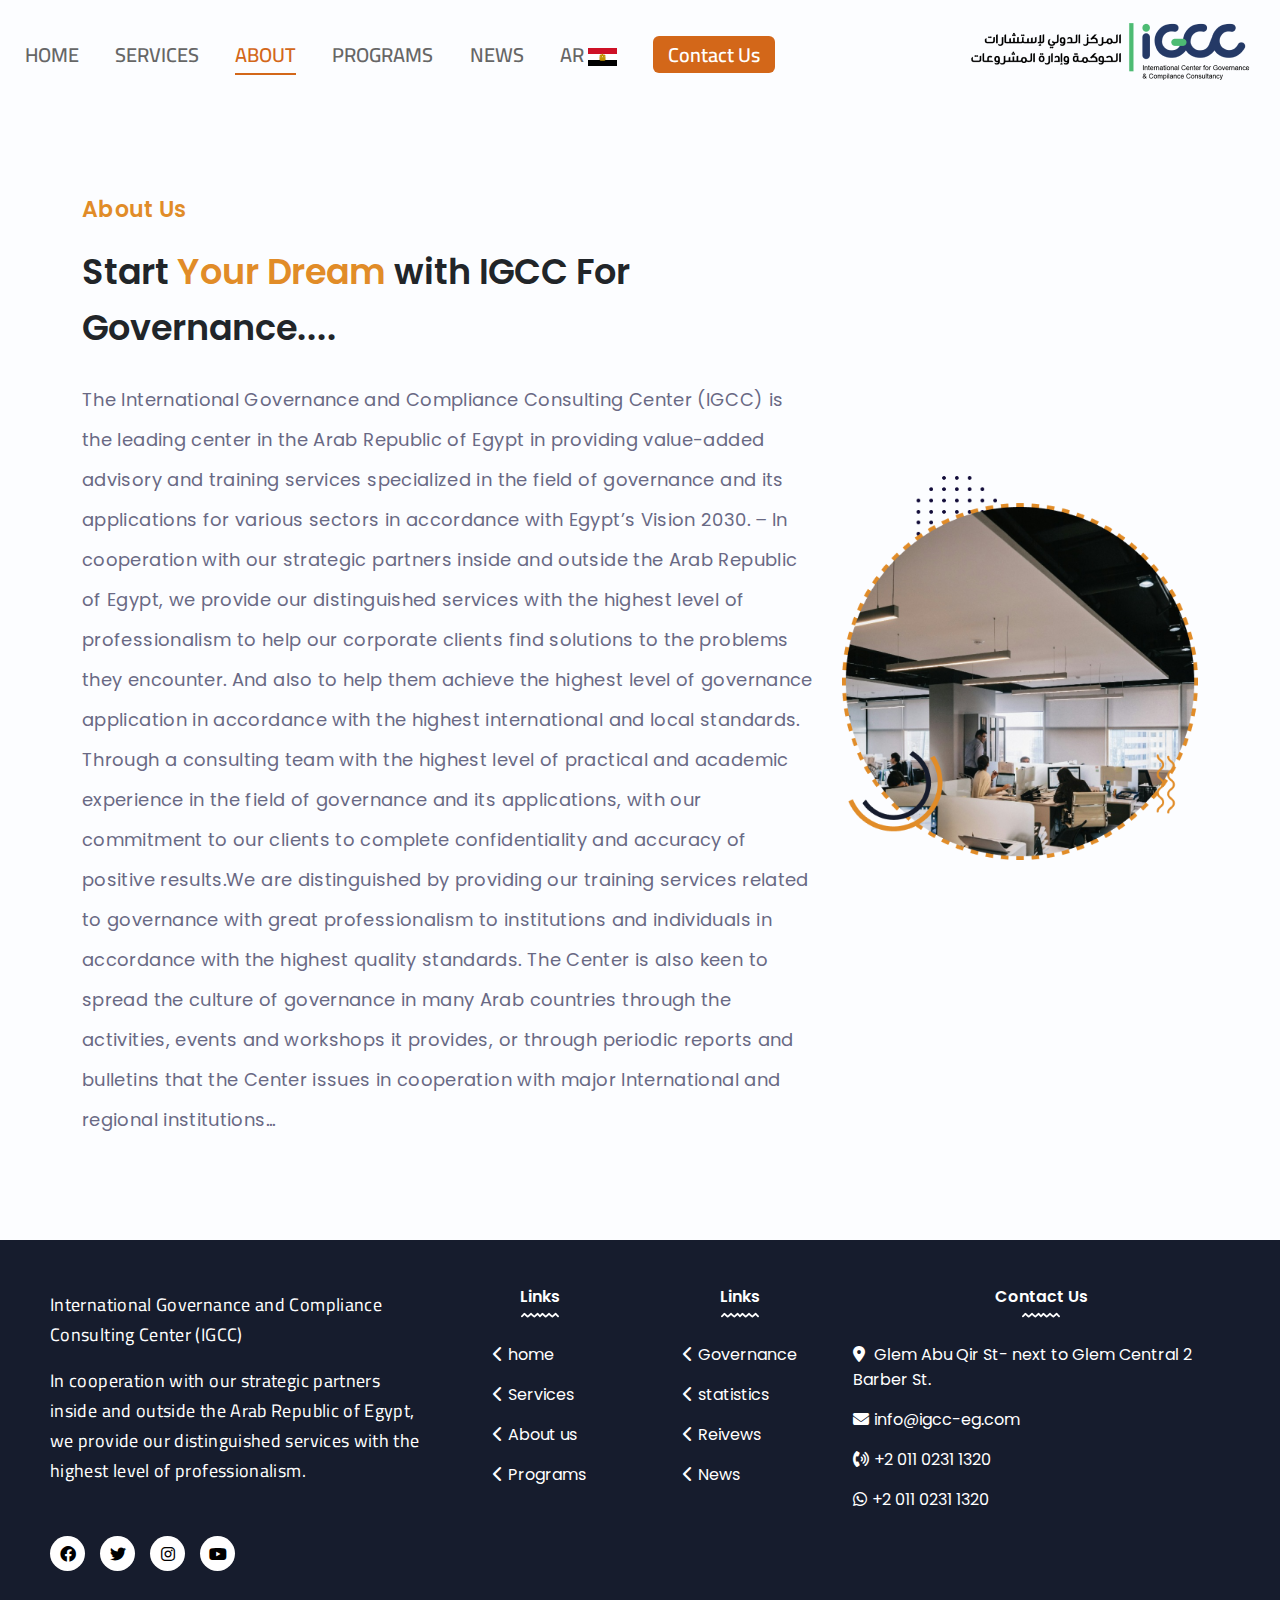
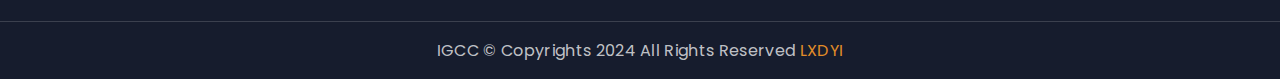
<file: public/LTR/about.html>
<!DOCTYPE html>
<html lang="en">
<head>
    <meta charset="UTF-8">
    <meta name="viewport" content="width=device-width, initial-scale=1.0">
    <title>IGCC | About Us</title>
    <link rel="shortcut icon" href="../img/icon.png" type="image/x-icon">
    <link rel="apple-touch-icon" href="../img/icon.png">

    <link rel="stylesheet" href="../css/bootstrap.min.css">
    <link rel="stylesheet" href="../css/all.min.css">
    <link rel="stylesheet" href="../css/owl.theme.default.min.css">
    <link rel="stylesheet" href="../css/owl.carousel.min.css">
    <link rel="stylesheet" href="../css/select2.min.css">
    <link rel="stylesheet" href="../css/style.css">
    <link rel="stylesheet" href="../css/style.css">

    <link rel="preconnect" href="https://fonts.googleapis.com">
    <link rel="preconnect" href="https://fonts.gstatic.com" crossorigin>
</head>
<body>
    <!-- ------- NAVEBAR ---------- -->
    <nav class="navbar inner_pages">
        <div class="menu">
            <ul class="d-none d-xl-flex">
                <li><a href="index.html">home</a></li>
                <li><a href="services.html">services</a></li>
                <li><a href="about.html" class="active_link">about</a></li>
                <li><a href="programs.html">programs</a></li>
                <li><a href="news.html">news</a></li>
                <li><a href="../RTL/index.html">AR <img src="../img/eg.png" alt=""></a></li>
                <li><a id="contactLink" class="contact_menu">contact us</a></li>
            </ul>
            <button id="open-nav" class="open-menu d-xl-none border-0">
                <i class="fa-solid fa-bars"></i>
            </button>
            <a href="../RTL/index.html" class="lang d-xl-none">AR <img src="../img/eg.png" alt=""></a>
        </div>
        <figure id="logo_menu">
            <a href="index.html">
                <img src="../img/logo-2.png" class="img-fluid" alt="" title="IGCC">
            </a>
        </figure>
    </nav>
    <!-- ------- RESPONSIVE SIDEBAR ---------- -->
    <nav id="sidenavResponsive" class="">
        <div class="d-flex justify-content-between align-items-center">
            <p class="title">MAIN NAVIGATION</p>
            <button class="border-0" id="close"><i class="fas fa-xmark"></i></button>
        </div>
        <ul class="menu">
            <li><a href="index.html">home</a></li>
            <li><a href="services.html">services</a></li>
            <li><a href="about.html" class="active_link">about</a></li>
            <li><a href="programs.html">programs</a></li>
            <li><a href="news.html">news</a></li>
            <li><a id="contactLink" class="contact_menu">contact us</a></li>
            <li><a href="../RTL/index.html" class="lang">AR <img src="../img/eg.png" alt=""></a></li>
        </ul>
    </nav> 
    
    <main class="inner_page">
        <div id="background_overlay"></div>
        <section class="about container">
            <div class="row">
                <div class="col-lg-8 fit_height">
                    <h6 class="section_title_sm">About Us</h6>
                    <h3 class="section_title">Start <span>Your Dream</span> with IGCC For Governance....</h3>
                    <p class="mt-4">The International Governance and Compliance Consulting Center (IGCC) is the leading center in the Arab Republic of Egypt in providing value-added advisory and training services specialized in the field of governance and its applications for various sectors in accordance with Egypt’s Vision 2030. – In cooperation with our strategic partners inside and outside the Arab Republic of Egypt, we provide our distinguished services with the highest level of professionalism to help our corporate clients find solutions to the problems they encounter. And also to help them achieve the highest level of governance application in accordance with the highest international and local standards. Through a consulting team with the highest level of practical and academic experience in the field of governance and its applications, with our commitment to our clients to complete confidentiality and accuracy of positive results.We are distinguished by providing our training services related to governance with great professionalism to institutions and individuals in accordance with the highest quality standards. The Center is also keen to spread the culture of governance in many Arab countries through the activities, events and workshops it provides, or through periodic reports and bulletins that the Center issues in cooperation with major International and regional institutions...</p>
                </div>
                <div class="col-lg-4 mt-5 mt-lg-0 d-lg-flex justify-content-end align-items-center text-center">
                    <img src="../img/about-us.png" class="img-fluid" alt="">
                </div>
            </div>
        </section>
    </main>
    <footer>
        <div class="top_footer row">
            <div class="col-md-5 col-lg-4">
                <p>
                    International Governance and Compliance Consulting Center (IGCC)
                </p>
                <p class="pt-3">
                    In cooperation with our strategic partners inside and outside the Arab Republic of Egypt, we provide our distinguished services with the highest level of professionalism.
                </p>
            </div>
            <div class="col-md-6 col-lg-2 links d-none d-lg-block">
                <h6 class="text-lg-center">Links</h6>
                <div class="w-100 text-lg-center d-block">
                    <img src="../img/footer_border.png" alt="">
                </div>
                <div class="d-flex justify-content-center">
                    <ul>
                        <li><a href="index.html"><i class="fas fa-chevron-left"></i>home</a></li>
                        <li><a href="services.html"><i class="fas fa-chevron-left"></i>Services</a></li>
                        <li><a href="about.html"><i class="fas fa-chevron-left"></i>About us</a></li>
                        <li><a href="programs.html"><i class="fas fa-chevron-left"></i>Programs</a></li>
                    </ul>
                </div>
            </div>
            <div class="col-sm-4 col-md-2 col-lg-2 links mt-5 mt-md-0">
                <h6 class="text-lg-center">Links</h6>
                <div class="w-100 text-lg-center d-block">
                    <img src="../img/footer_border.png" alt="">
                </div>
                <div class="d-lg-flex justify-content-center">
                    <ul>
                        <li><a href=""><i class="fas fa-chevron-left"></i>Governance</a></li>
                        <li><a href=""><i class="fas fa-chevron-left"></i>statistics</a></li>
                        <li><a href=""><i class="fas fa-chevron-left"></i>Reivews</a></li>
                        <li><a href="news.html"><i class="fas fa-chevron-left"></i>News</a></li>
                    </ul>
                </div>
            </div>
            <div class="col-sm-8 col-md-5 col-lg-4 links mt-5 mt-md-0">
                <h6 class="text-lg-center">Contact Us</h6>
                <div class="w-100 text-lg-center d-block">
                    <img src="../img/footer_border.png" alt="">
                </div>
                <div class="d-flex justify-content-center">
                    <ul>
                        <li><a href="#"><i class="fas fa-location-dot"></i> Glem Abu Qir St- next to Glem Central 2 Barber St.</a></li>
                        <li><a href="info@igcc-eg.com"><i class="fas fa-envelope"></i>info@igcc-eg.com</a></li>
                        <li><a href="tel:201102311320"><i class="fas fa-phone-volume"></i>+2 011 0231 1320 </a></li>
                        <li><a href="https://api.whatsapp.com/send/?phone=201102311320&text&type=phone_number&app_absent=0" target="_blank">
                            <i class="fa-brands fa-whatsapp"></i>+2 011 0231 1320 </a>
                        </li>
                    </ul>
                </div>
            </div>
            <div class="col-12 mt-4 d-flex social">
                <a href="#"><i class="fa-brands fa-facebook"></i></a>
                <a href="#"><i class="fa-brands fa-twitter"></i></a>
                <a href="#"><i class="fa-brands fa-instagram"></i></a>
                <a href="#"><i class="fa-brands fa-youtube"></i></a>
            </div>
        </div>
        <div class="bottom_footer">
            <p>IGCC © Copyrights 2024 All Rights Reserved <a href="https://lxdyi.com/">LXDYI</a></p>
        </div>
    </footer>

    <script src="https://cdnjs.cloudflare.com/ajax/libs/jquery/3.6.4/jquery.min.js" integrity="sha512-pumBsjNRGGqkPzKHndZMaAG+bir374sORyzM3uulLV14lN5LyykqNk8eEeUlUkB3U0M4FApyaHraT65ihJhDpQ==" crossorigin="anonymous" referrerpolicy="no-referrer"></script>
    <script src="https://cdnjs.cloudflare.com/ajax/libs/popper.js/2.11.7/umd/popper.min.js" integrity="sha512-uaZ0UXmB7NHxAxQawA8Ow2wWjdsedpRu7nJRSoI2mjnwtY8V5YiCWavoIpo1AhWPMLiW5iEeavmA3JJ2+1idUg==" crossorigin="anonymous" referrerpolicy="no-referrer"></script>
    <script src="../js/bootstrap.min.js"></script>
    <script src="../js/owl.carousel.min.js"></script>
    <script src="../js/select2.min.js"></script>
    <script src="../js/main.js"></script>

    <script>
        var hostname = window.location.hostname;
        var port = window.location.port
        document.getElementById("contactLink").href = "http://" + hostname + ":" +  port + "/contact/en";
    </script>

</body>
</html>
</file>
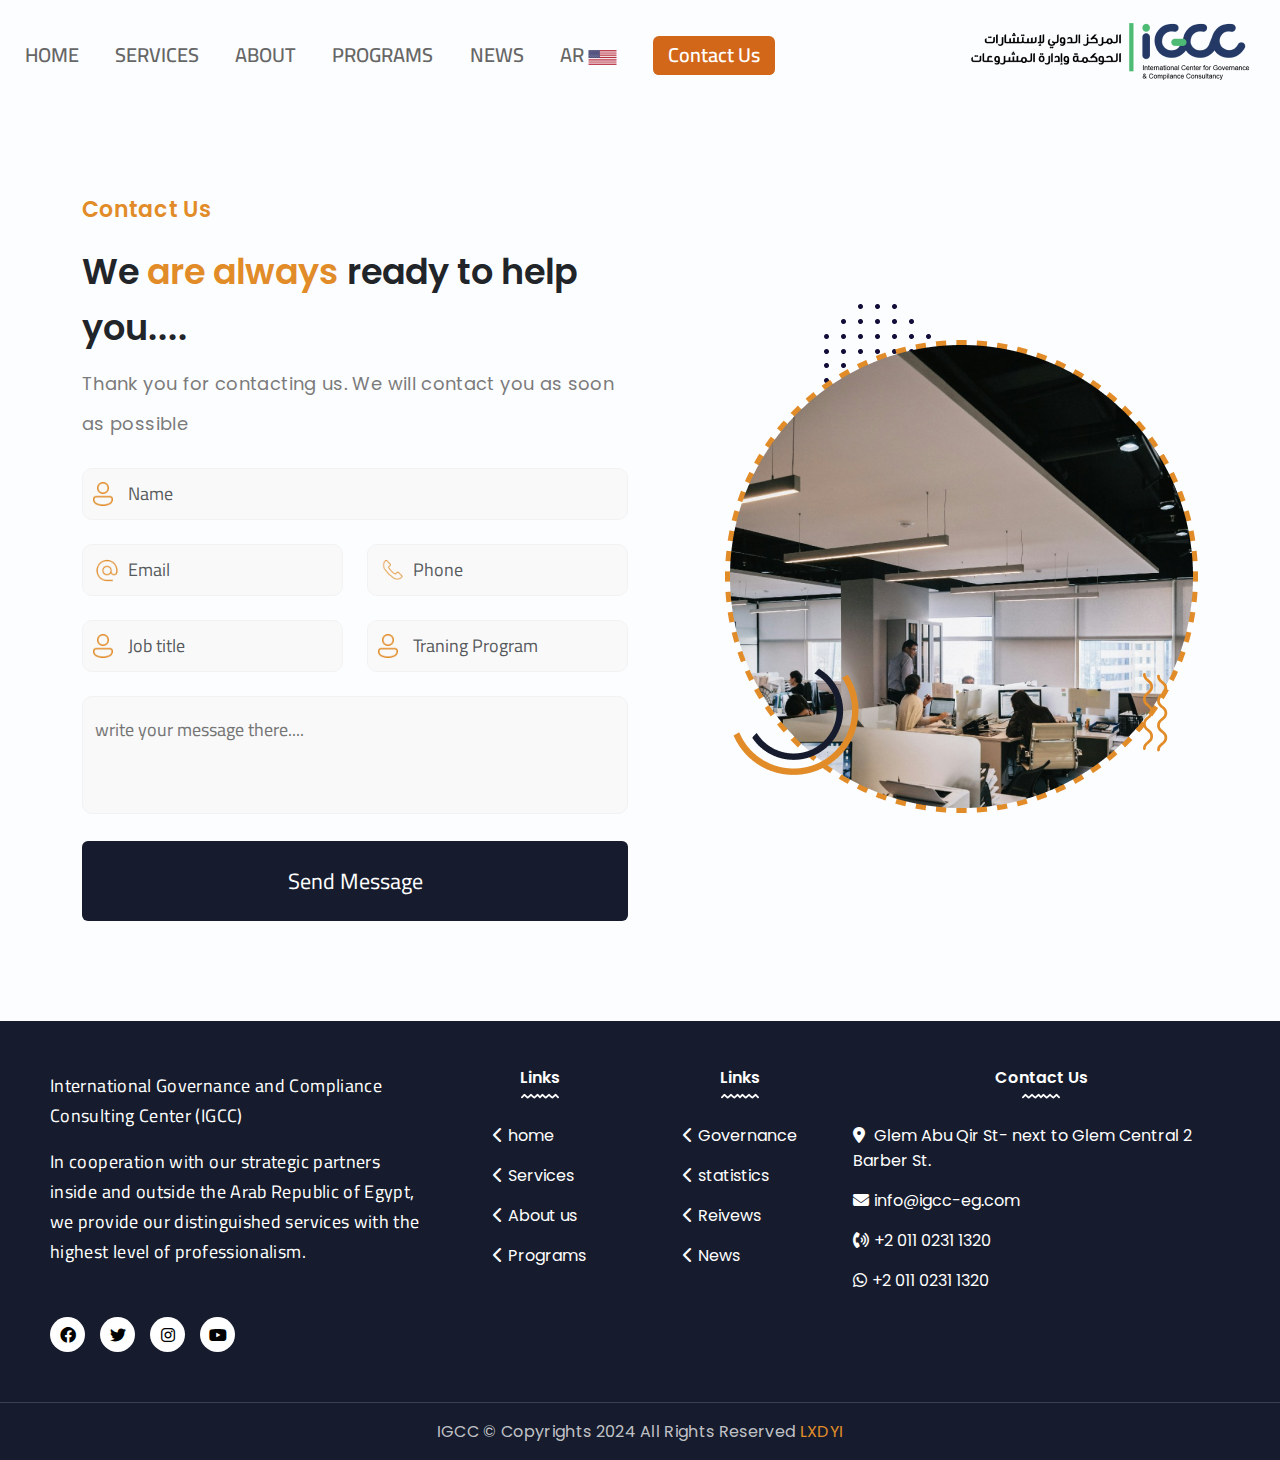
<file: public/LTR/contact.html>
<!DOCTYPE html>
<html lang="en">
<head>
    <meta charset="UTF-8">
    <meta name="viewport" content="width=device-width, initial-scale=1.0">
    <title>IGCC | Contact Us</title>
    <link rel="shortcut icon" href="../img/icon.png" type="image/x-icon">
    <link rel="apple-touch-icon" href="../img/icon.png">

    <link rel="stylesheet" href="../css/bootstrap.min.css">
    <link rel="stylesheet" href="../css/all.min.css">
    <link rel="stylesheet" href="../css/owl.theme.default.min.css">
    <link rel="stylesheet" href="../css/owl.carousel.min.css">
    <link rel="stylesheet" href="../css/select2.min.css">
    <link rel="stylesheet" href="../css/style.css">

    <link rel="preconnect" href="https://fonts.googleapis.com">
    <link rel="preconnect" href="https://fonts.gstatic.com" crossorigin>
</head>
<body>
    <!-- ------- NAVEBAR ---------- -->
    <nav class="navbar inner_pages">
        <div class="menu">
            <ul class="d-none d-xl-flex">
                <li><a id="indexLink">home</a></li>
                <li><a id="servicesLink">services</a></li>
                <li><a id="aboutLink">about</a></li>
                <li><a id="programsLink">programs</a></li>
                <li><a id="newsLink">news</a></li>
                <li><a id="RTLLink">AR <img src="../img/US.png" style="width: 29px;" alt=""></a></li>
                <li><a id="contactLink" class="contact_menu active_link">contact us</a></li>
            </ul>
            <button id="open-nav" class="open-menu d-xl-none border-0">
                <i class="fa-solid fa-bars"></i>
            </button>
            <a href="../RTL/index.html" class="lang d-xl-none">AR <img src="../img/eg.png" alt=""></a>
        </div>
        <figure id="logo_menu">
            <a href="index.html">
                <img src="../img/logo-2.png" class="img-fluid" alt="" title="IGCC">
            </a>
        </figure>
    </nav>
    <!-- ------- RESPONSIVE SIDEBAR ---------- -->
    <nav id="sidenavResponsive" class="">
        <div class="d-flex justify-content-between align-items-center">
            <p class="title">MAIN NAVIGATION</p>
            <button class="border-0" id="close"><i class="fas fa-xmark"></i></button>
        </div>
        <ul class="menu">

            <li><a id="indexLink">home</a></li>
                <li><a id="servicesLink">services</a></li>
                <li><a id="aboutLink">about</a></li>
                <li><a id="programsLink">programs</a></li>
                <li><a id="newsLink">news</a></li>
                <li><a id="contactLink" class="contact_menu active_link">contact us</a></li>
                <li><a id="RTLLink"class="lang">AR <img src="../img/eg.png" alt=""></a></li>
        </ul>
    </nav> 
    
    <main class="inner_page">
        <div id="background_overlay"></div>
        <section class="contact_page container">
            <div class="row">
                <div class="col-lg-6 fit_height">
                    <h6 class="section_title_sm">Contact Us</h6>
                    <h3 class="section_title">We <span>are always</span> ready to help you....</h3>
                    <p class="mt-2" style="color: #7B7B7B;">
                        Thank you for contacting us. We will contact you as soon as possible
                    </p>
                    <div class="form-horizontal form-label-left mt-4">
                        <form id="form_contactUS" class="row">
                            <div class="form-group col-12 mb-4">
                                <label for="name_input" class="d-none"> Name </label>
                                <input type="text" class="form-control" id="name_input" placeholder="Name" required>
                            </div>
                            <div class="form-group col-md-6 mb-4">
                                <label for="email_input" class="d-none"> Email </label>
                                <input type="email" class="form-control" id="email_input" placeholder="Email" required>
                            </div>
                            <div class="form-group col-md-6 mb-4">
                                <label for="phone_input" class="d-none"> Phone </label>
                                <input type="number" class="form-control" id="phone_input" placeholder="Phone">
                            </div>
                            <div class="form-group col-md-6 mb-4">
                                <label for="job_input" class="d-none"> Job title </label>
                                <input type="text" class="form-control" id="job_input" placeholder="Job title">
                            </div>
                            <div class="form-group col-md-6 mb-4">
                                <label for="program_input" class="d-none"> Traning Program </label>
                                <input type="text" class="form-control" id="program_input" placeholder="Traning Program" required>
                            </div>
                            <div class="form-group col-12">
                                <label for="msg_input" class="d-none">Message</label>
                                <textarea id="msg_input" class="py-2" placeholder="write your message there...."></textarea>
                            </div>
                            <div class="form-group col-12 buttons">
                                <button class="btn more_btn w-100 py-4" id="confirmContactBtn" style="margin-top: 20px;" data-url="" data-type="">Send Message</button>
                            </div>
                        </form>
                    </div>
                </div>
                <div class="col-lg-6 mt-5 mt-lg-0 d-lg-flex justify-content-end align-items-center text-center">
                    <img src="../img/about-us.png" class="img-fluid" alt="">
                </div>
            </div>
        </section>
    </main>
    <footer>
        <div class="top_footer row">
            <div class="col-md-5 col-lg-4">
                <p>
                    International Governance and Compliance Consulting Center (IGCC)
                </p>
                <p class="pt-3">
                    In cooperation with our strategic partners inside and outside the Arab Republic of Egypt, we provide our distinguished services with the highest level of professionalism.
                </p>
            </div>
            <div class="col-md-6 col-lg-2 links d-none d-lg-block">
                <h6 class="text-lg-center">Links</h6>
                <div class="w-100 text-lg-center d-block">
                    <img src="../img/footer_border.png" alt="">
                </div>
                <div class="d-flex justify-content-center">
                    <ul>
                        <li><a href="index.html"><i class="fas fa-chevron-left"></i>home</a></li>
                        <li><a href="services.html"><i class="fas fa-chevron-left"></i>Services</a></li>
                        <li><a href="about.html"><i class="fas fa-chevron-left"></i>About us</a></li>
                        <li><a href="programs.html"><i class="fas fa-chevron-left"></i>Programs</a></li>
                    </ul>
                </div>
            </div>
            <div class="col-sm-4 col-md-2 col-lg-2 links mt-5 mt-md-0">
                <h6 class="text-lg-center">Links</h6>
                <div class="w-100 text-lg-center d-block">
                    <img src="../img/footer_border.png" alt="">
                </div>
                <div class="d-lg-flex justify-content-center">
                    <ul>
                        <li><a href=""><i class="fas fa-chevron-left"></i>Governance</a></li>
                        <li><a href=""><i class="fas fa-chevron-left"></i>statistics</a></li>
                        <li><a href=""><i class="fas fa-chevron-left"></i>Reivews</a></li>
                        <li><a href="news.html"><i class="fas fa-chevron-left"></i>News</a></li>
                    </ul>
                </div>
            </div>
            <div class="col-sm-8 col-md-5 col-lg-4 links mt-5 mt-md-0">
                <h6 class="text-lg-center">Contact Us</h6>
                <div class="w-100 text-lg-center d-block">
                    <img src="../img/footer_border.png" alt="">
                </div>
                <div class="d-flex justify-content-center">
                    <ul>
                        <li><a href="#"><i class="fas fa-location-dot"></i> Glem Abu Qir St- next to Glem Central 2 Barber St.</a></li>
                        <li><a href="info@igcc-eg.com"><i class="fas fa-envelope"></i>info@igcc-eg.com</a></li>
                        <li><a href="tel:201102311320"><i class="fas fa-phone-volume"></i>+2 011 0231 1320 </a></li>
                        <li><a href="https://api.whatsapp.com/send/?phone=201102311320&text&type=phone_number&app_absent=0" target="_blank">
                            <i class="fa-brands fa-whatsapp"></i>+2 011 0231 1320 </a>
                        </li>
                    </ul>
                </div>
            </div>
            <div class="col-12 mt-4 d-flex social">
                <a href="#"><i class="fa-brands fa-facebook"></i></a>
                <a href="#"><i class="fa-brands fa-twitter"></i></a>
                <a href="#"><i class="fa-brands fa-instagram"></i></a>
                <a href="#"><i class="fa-brands fa-youtube"></i></a>
            </div>
        </div>
        <div class="bottom_footer">
            <p>IGCC © Copyrights 2024 All Rights Reserved <a href="https://lxdyi.com/">LXDYI</a></p>
        </div>
    </footer>

    <script src="https://cdnjs.cloudflare.com/ajax/libs/jquery/3.6.4/jquery.min.js" integrity="sha512-pumBsjNRGGqkPzKHndZMaAG+bir374sORyzM3uulLV14lN5LyykqNk8eEeUlUkB3U0M4FApyaHraT65ihJhDpQ==" crossorigin="anonymous" referrerpolicy="no-referrer"></script>
    <script src="https://cdnjs.cloudflare.com/ajax/libs/popper.js/2.11.7/umd/popper.min.js" integrity="sha512-uaZ0UXmB7NHxAxQawA8Ow2wWjdsedpRu7nJRSoI2mjnwtY8V5YiCWavoIpo1AhWPMLiW5iEeavmA3JJ2+1idUg==" crossorigin="anonymous" referrerpolicy="no-referrer"></script>
    <script src="../js/bootstrap.min.js"></script>
    <script src="../js/owl.carousel.min.js"></script>
    <script src="../js/select2.min.js"></script>
    <script src="../js/main.js"></script>

    <script>
        var hostname = window.location.hostname;


        // <li><a href="index.html">home</a></li>
        //     <li><a href="services.html">services</a></li>
        //     <li><a href="about.html">about</a></li>
        //     <li><a href="programs.html">programs</a></li>
        //     <li><a href="news.html">news</a></li>
        //     <li><a href="http://127.0.0.1:8000/contact/en" class="contact_menu active_link">contact us</a></li>
        //     <li><a href="../RTL/index.html" class="lang">AR <img src="../img/eg.png" alt=""></a></li>


        var port = window.location.port


        document.getElementById("indexLink").href = "http://" + hostname + "/LTR/index.html";
        document.getElementById("servicesLink").href = "http://" + hostname + "/LTR/services.html";
        document.getElementById("aboutLink").href = "http://" + hostname + "/LTR/about.html";
        document.getElementById("programsLink").href = "http://" + hostname + "/LTR/programs.html";
        document.getElementById("newsLink").href = "http://" + hostname + "/LTR/news.html";
        document.getElementById("RTLLink").href = "http://" + hostname + "/RTL/index.html";
        document.getElementById("contactLink").href = "http://" + hostname + ":" +  port + "/contact/en";
    </script>

</body>
</html>
</file>
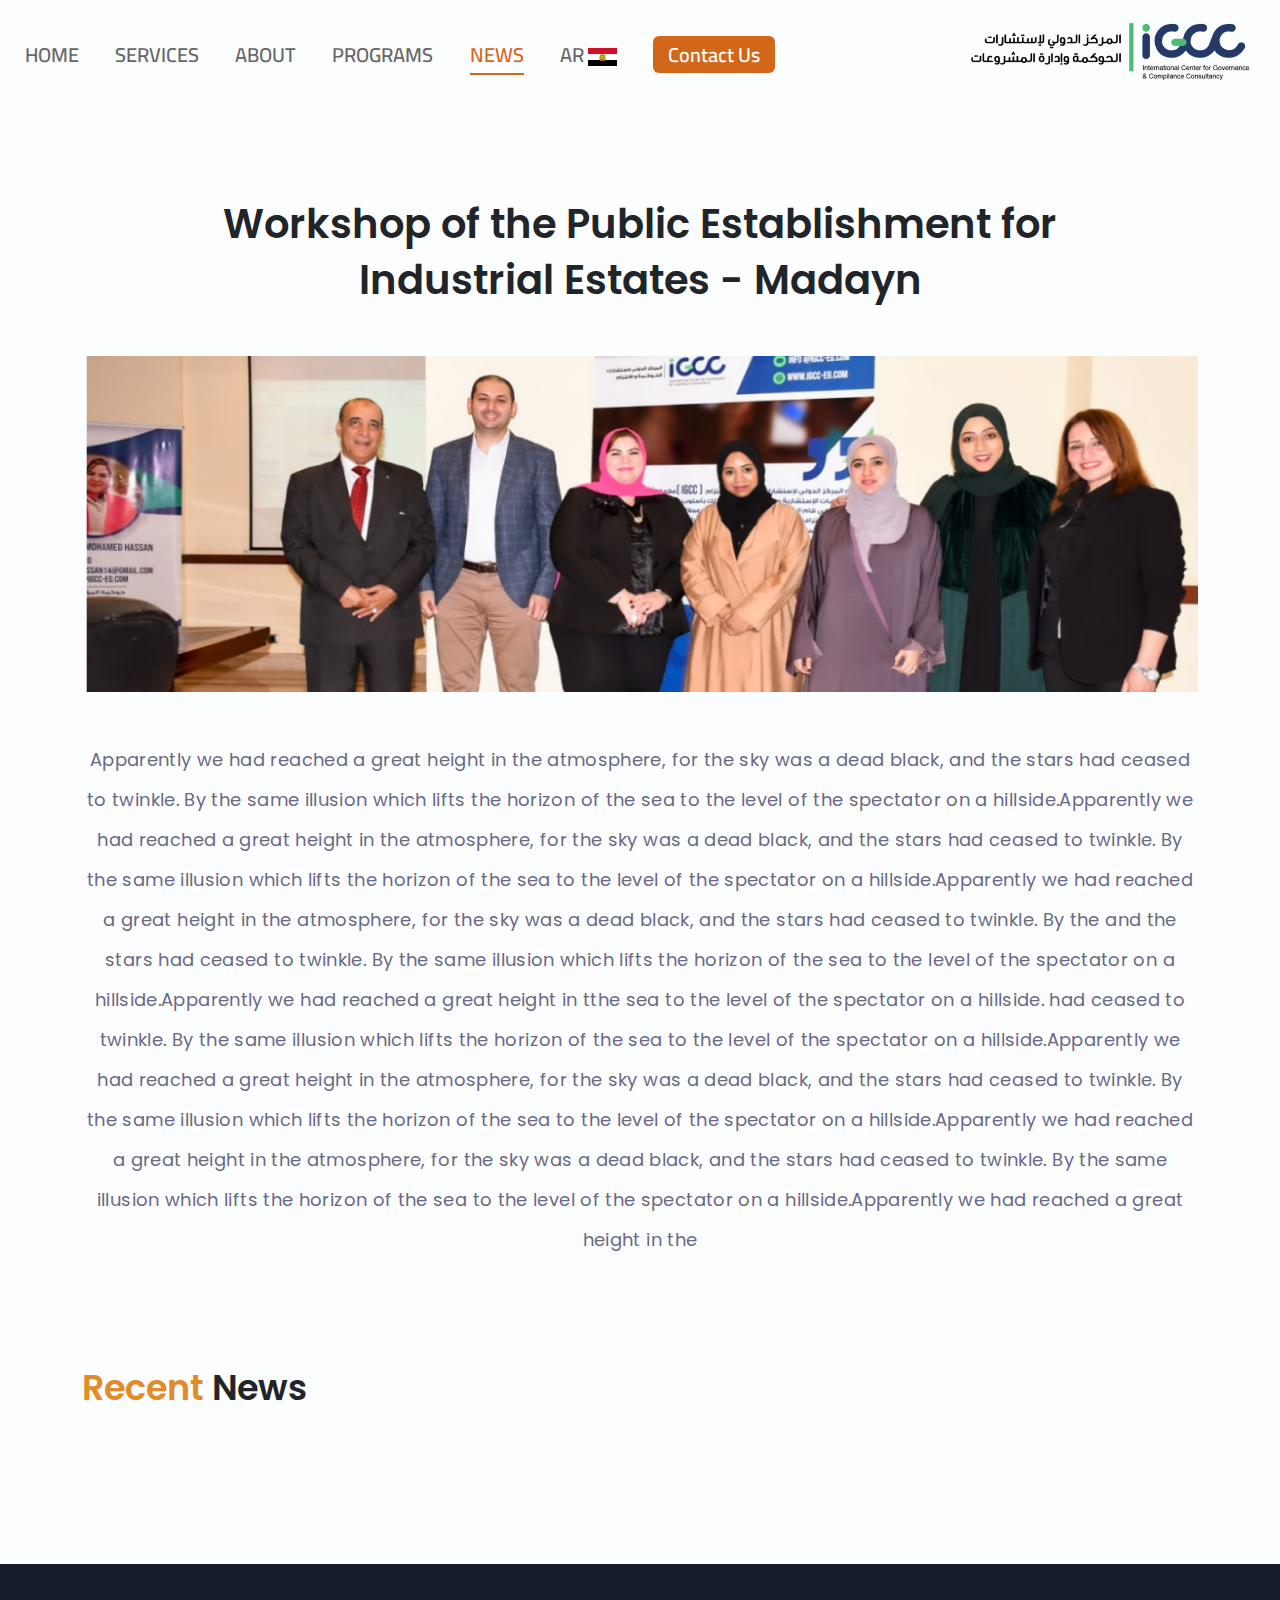
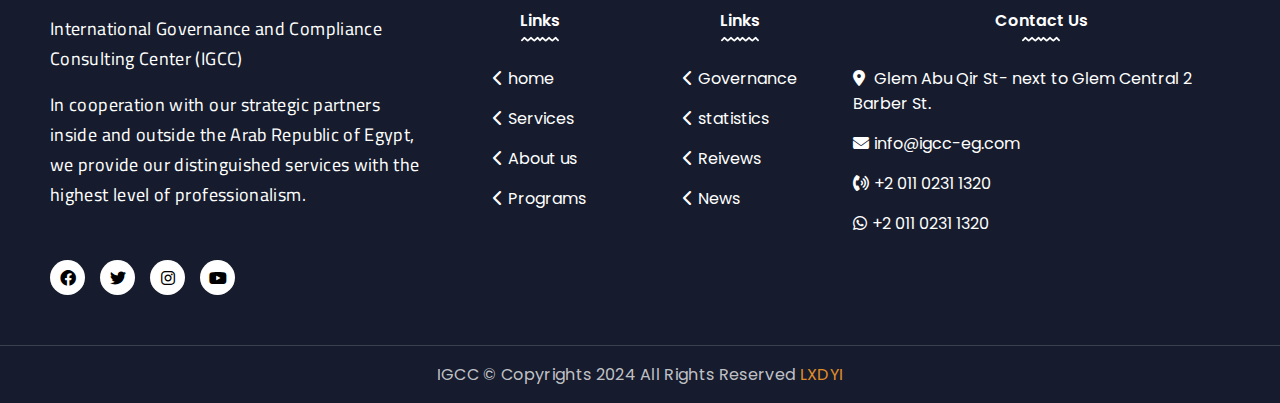
<file: public/LTR/news.html>
<!DOCTYPE html>
<html lang="en">
<head>
    <meta charset="UTF-8">
    <meta name="viewport" content="width=device-width, initial-scale=1.0">
    <title>IGCC | News</title>
    <link rel="shortcut icon" href="../img/icon.png" type="image/x-icon">
    <link rel="apple-touch-icon" href="../img/icon.png">

    <link rel="stylesheet" href="../css/bootstrap.min.css">
    <link rel="stylesheet" href="../css/all.min.css">
    <link rel="stylesheet" href="../css/owl.theme.default.min.css">
    <link rel="stylesheet" href="../css/owl.carousel.min.css">
    <link rel="stylesheet" href="../css/select2.min.css">
    <link rel="stylesheet" href="../css/style.css">

    <link rel="preconnect" href="https://fonts.googleapis.com">
    <link rel="preconnect" href="https://fonts.gstatic.com" crossorigin>
</head>
<body>
    <!-- ------- NAVEBAR ---------- -->
    <nav class="navbar inner_pages">
        <div class="menu">
            <ul class="d-none d-xl-flex">
                <li><a href="index.html">home</a></li>
                <li><a href="services.html">services</a></li>
                <li><a href="about.html">about</a></li>
                <li><a href="programs.html">programs</a></li>
                <li><a href="news.html" class="active_link">news</a></li>
                <li><a href="../RTL/index.html">AR <img src="../img/eg.png" alt=""></a></li>
                <li><a id="contactLink" class="contact_menu">contact us</a></li>
            </ul>
            <button id="open-nav" class="open-menu d-xl-none border-0">
                <i class="fa-solid fa-bars"></i>
            </button>
            <a href="../RTL/index.html" class="lang d-xl-none">AR <img src="../img/eg.png" alt=""></a>
        </div>
        <figure id="logo_menu">
            <a href="index.html">
                <img src="../img/logo-2.png" class="img-fluid" alt="" title="IGCC">
            </a>
        </figure>
    </nav>
    <!-- ------- RESPONSIVE SIDEBAR ---------- -->
    <nav id="sidenavResponsive" class="">
        <div class="d-flex justify-content-between align-items-center">
            <p class="title">MAIN NAVIGATION</p>
            <button class="border-0" id="close"><i class="fas fa-xmark"></i></button>
        </div>
        <ul class="menu">
            <li><a href="index.html">home</a></li>
            <li><a href="services.html">services</a></li>
            <li><a href="about.html">about</a></li>
            <li><a href="programs.html">programs</a></li>
            <li><a href="news.html" class="active_link">news</a></li>
            <li><a id="contactLink" class="contact_menu">contact us</a></li>
            <li><a href="../RTL/index.html" class="lang">AR <img src="../img/eg.png" alt=""></a></li>
        </ul>
    </nav> 
    
    <main class="inner_page">
        <div id="background_overlay"></div>
        <section class="news_page container">
            <div class="row">
                <div class="col-12 d-flex justify-content-center">
                    <h3 class="section_title text-center mb-5" style="font-size: 40px; max-width: 950px;">Workshop of the Public Establishment for Industrial Estates - Madayn</h3>
                </div>
                <div class="col-12 d-flex justify-content-center">
                    <img src="../img/news.png" class="img-fluid" alt="">
                </div>
                <div class="col-12 d-flex justify-content-center mt-5">
                    <p class="text-center">Apparently we had reached a great height in the atmosphere, for the sky was a dead black, and the stars had ceased to twinkle. By the same illusion which lifts the horizon of the sea to the level of the spectator on a hillside.Apparently we had reached a great height in the atmosphere, for the sky was a dead black, and the stars had ceased to twinkle. By the same illusion which lifts the horizon of the sea to the level of the spectator on a hillside.Apparently we had reached a great height in the atmosphere, for the sky was a dead black, and the stars had ceased to twinkle. By the and the stars had ceased to twinkle. By the same illusion which lifts the horizon of the sea to the level of the spectator on a hillside.Apparently we had reached a great height in tthe sea to the level of the spectator on a hillside. had ceased to twinkle. By the same illusion which lifts the horizon of the sea to the level of the spectator on a hillside.Apparently we had reached a great height in the atmosphere, for the sky was a dead black, and the stars had ceased to twinkle. By the same illusion which lifts the horizon of the sea to the level of the spectator on a hillside.Apparently we had reached a great height in the atmosphere, for the sky was a dead black, and the stars had ceased to twinkle. By the same illusion which lifts the horizon of the sea to the level of the spectator on a hillside.Apparently we had reached a great height in the </p>
                </div>
            </div>
        </section>
        <section class="news container">
            <h3 class="section_title mb-5"><span>Recent</span> News</h3>
            <div class="row"></div>
            <div class="owl-carousel owl-theme">
                <div class="item">
                    <figure>
                        <div class="date">
                            <h6>22</h6>
                            <p>july</p>
                        </div>
                        <img src="../img/News-1.png" class="img-fluid" alt="">
                        <figcaption>
                            <h5>Workshop of the Public Establishment</h5>
                            <p>This  workshop in the presence of the directors of the Governance and Compliance Department, Mada’in Industrial City - Muscat, and their visit…</p>
                        </figcaption>
                    </figure>
                </div>
                <div class="item">
                    <figure>
                        <div class="date">
                            <h6>8</h6>
                            <p>march</p>
                        </div>
                        <img src="../img/News-2.png" class="img-fluid" alt="">
                        <figcaption>
                            <h5>Workshop of the Public Establishment</h5>
                            <p>This  workshop in the presence of the directors of the Governance and Compliance Department, Mada’in Industrial City - Muscat, and their visit…</p>
                        </figcaption>
                    </figure>
                </div>
                <div class="item">
                    <figure>
                        <div class="date">
                            <h6>22</h6>
                            <p>july</p>
                        </div>
                        <img src="../img/News-3.png" class="img-fluid" alt="">
                        <figcaption>
                            <h5>Workshop of the Public Establishment</h5>
                            <p>This  workshop in the presence of the directors of the Governance and Compliance Department, Mada’in Industrial City - Muscat, and their visit…</p>
                        </figcaption>
                    </figure>
                </div>
                <div class="item">
                    <figure>
                        <div class="date">
                            <h6>8</h6>
                            <p>march</p>
                        </div>
                        <img src="../img/News-2.png" class="img-fluid" alt="">
                        <figcaption>
                            <h5>Workshop of the Public Establishment</h5>
                            <p>This  workshop in the presence of the directors of the Governance and Compliance Department, Mada’in Industrial City - Muscat, and their visit…</p>
                        </figcaption>
                    </figure>
                </div>
                <div class="item">
                    <figure>
                        <div class="date">
                            <h6>8</h6>
                            <p>march</p>
                        </div>
                        <img src="../img/News-2.png" class="img-fluid" alt="">
                        <figcaption>
                            <h5>Workshop of the Public Establishment</h5>
                            <p>This  workshop in the presence of the directors of the Governance and Compliance Department, Mada’in Industrial City - Muscat, and their visit…</p>
                        </figcaption>
                    </figure>
                </div>
            </div>
        </section>
    </main>
    <footer>
        <div class="top_footer row">
            <div class="col-md-5 col-lg-4">
                <p>
                    International Governance and Compliance Consulting Center (IGCC)
                </p>
                <p class="pt-3">
                    In cooperation with our strategic partners inside and outside the Arab Republic of Egypt, we provide our distinguished services with the highest level of professionalism.
                </p>
            </div>
            <div class="col-md-6 col-lg-2 links d-none d-lg-block">
                <h6 class="text-lg-center">Links</h6>
                <div class="w-100 text-lg-center d-block">
                    <img src="../img/footer_border.png" alt="">
                </div>
                <div class="d-flex justify-content-center">
                    <ul>
                        <li><a href="index.html"><i class="fas fa-chevron-left"></i>home</a></li>
                        <li><a href="services.html"><i class="fas fa-chevron-left"></i>Services</a></li>
                        <li><a href="about.html"><i class="fas fa-chevron-left"></i>About us</a></li>
                        <li><a href="programs.html"><i class="fas fa-chevron-left"></i>Programs</a></li>
                    </ul>
                </div>
            </div>
            <div class="col-sm-4 col-md-2 col-lg-2 links mt-5 mt-md-0">
                <h6 class="text-lg-center">Links</h6>
                <div class="w-100 text-lg-center d-block">
                    <img src="../img/footer_border.png" alt="">
                </div>
                <div class="d-lg-flex justify-content-center">
                    <ul>
                        <li><a href=""><i class="fas fa-chevron-left"></i>Governance</a></li>
                        <li><a href=""><i class="fas fa-chevron-left"></i>statistics</a></li>
                        <li><a href=""><i class="fas fa-chevron-left"></i>Reivews</a></li>
                        <li><a href="news.html"><i class="fas fa-chevron-left"></i>News</a></li>
                    </ul>
                </div>
            </div>
            <div class="col-sm-8 col-md-5 col-lg-4 links mt-5 mt-md-0">
                <h6 class="text-lg-center">Contact Us</h6>
                <div class="w-100 text-lg-center d-block">
                    <img src="../img/footer_border.png" alt="">
                </div>
                <div class="d-flex justify-content-center">
                    <ul>
                        <li><a href="#"><i class="fas fa-location-dot"></i> Glem Abu Qir St- next to Glem Central 2 Barber St.</a></li>
                        <li><a href="info@igcc-eg.com"><i class="fas fa-envelope"></i>info@igcc-eg.com</a></li>
                        <li><a href="tel:201102311320"><i class="fas fa-phone-volume"></i>+2 011 0231 1320 </a></li>
                        <li><a href="https://api.whatsapp.com/send/?phone=201102311320&text&type=phone_number&app_absent=0" target="_blank">
                            <i class="fa-brands fa-whatsapp"></i>+2 011 0231 1320 </a>
                        </li>
                    </ul>
                </div>
            </div>
            <div class="col-12 mt-4 d-flex social">
                <a href="#"><i class="fa-brands fa-facebook"></i></a>
                <a href="#"><i class="fa-brands fa-twitter"></i></a>
                <a href="#"><i class="fa-brands fa-instagram"></i></a>
                <a href="#"><i class="fa-brands fa-youtube"></i></a>
            </div>
        </div>
        <div class="bottom_footer">
            <p>IGCC © Copyrights 2024 All Rights Reserved <a href="https://lxdyi.com/">LXDYI</a></p>
        </div>
    </footer>

    <script src="https://cdnjs.cloudflare.com/ajax/libs/jquery/3.6.4/jquery.min.js" integrity="sha512-pumBsjNRGGqkPzKHndZMaAG+bir374sORyzM3uulLV14lN5LyykqNk8eEeUlUkB3U0M4FApyaHraT65ihJhDpQ==" crossorigin="anonymous" referrerpolicy="no-referrer"></script>
    <script src="https://cdnjs.cloudflare.com/ajax/libs/popper.js/2.11.7/umd/popper.min.js" integrity="sha512-uaZ0UXmB7NHxAxQawA8Ow2wWjdsedpRu7nJRSoI2mjnwtY8V5YiCWavoIpo1AhWPMLiW5iEeavmA3JJ2+1idUg==" crossorigin="anonymous" referrerpolicy="no-referrer"></script>
    <script src="../js/bootstrap.min.js"></script>
    <script src="../js/owl.carousel.min.js"></script>
    <script src="../js/select2.min.js"></script>
    <script src="../js/main.js"></script>

    <script>
        var hostname = window.location.hostname;
        var port = window.location.port
        document.getElementById("contactLink").href = "http://" + hostname + ":" +  port + "/contact/en";
    </script>

</body>
</html>
</file>
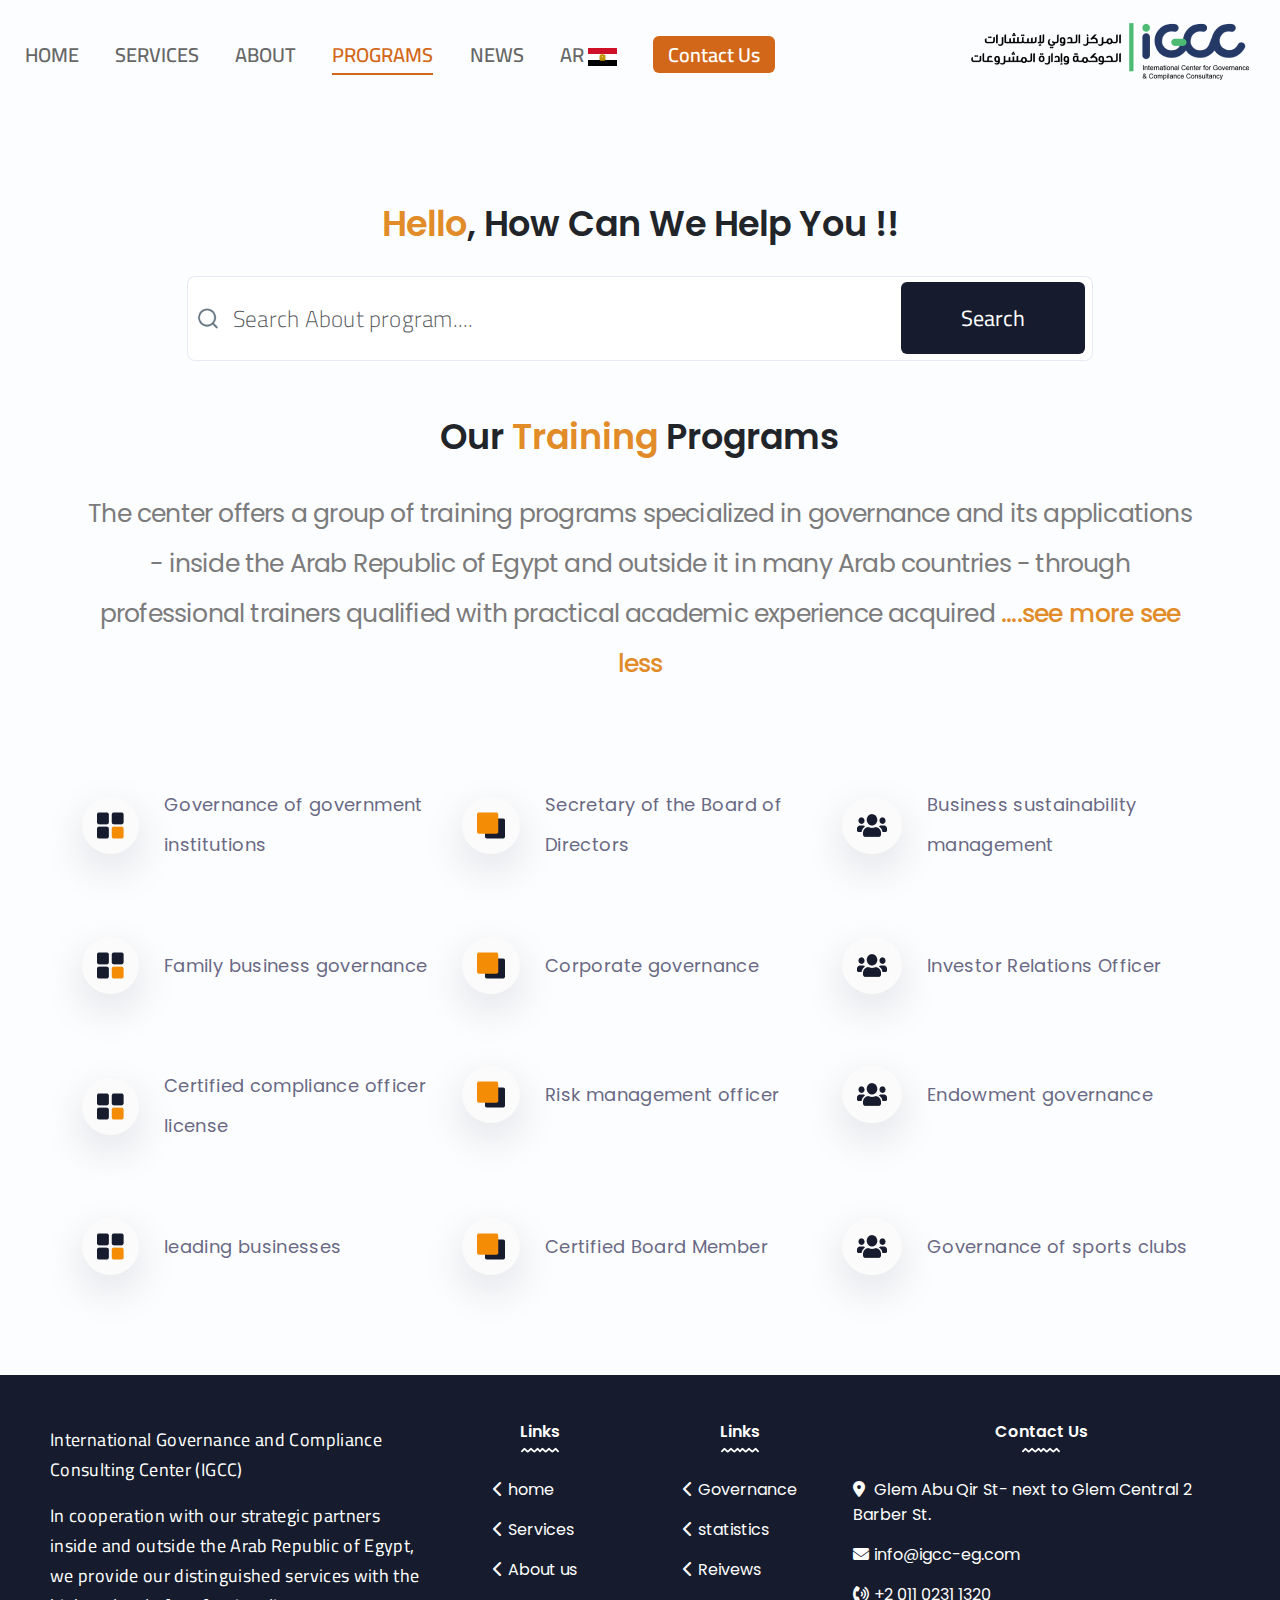
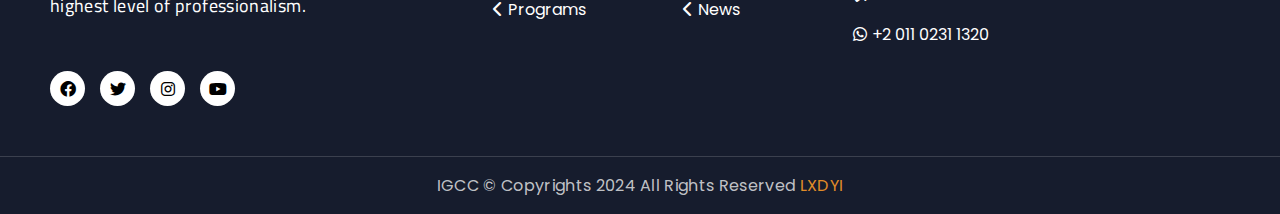
<file: public/LTR/programs.html>
<!DOCTYPE html>
<html lang="en">
<head>
    <meta charset="UTF-8">
    <meta name="viewport" content="width=device-width, initial-scale=1.0">
    <title>IGCC | Programs</title>
    <link rel="shortcut icon" href="../img/icon.png" type="image/x-icon">
    <link rel="apple-touch-icon" href="../img/icon.png">

    <link rel="stylesheet" href="../css/bootstrap.min.css">
    <link rel="stylesheet" href="../css/all.min.css">
    <link rel="stylesheet" href="../css/owl.theme.default.min.css">
    <link rel="stylesheet" href="../css/owl.carousel.min.css">
    <link rel="stylesheet" href="../css/select2.min.css">
    <link rel="stylesheet" href="../css/style.css">

    <link rel="preconnect" href="https://fonts.googleapis.com">
    <link rel="preconnect" href="https://fonts.gstatic.com" crossorigin>
</head>
<body>
    <!-- ------- NAVEBAR ---------- -->
    <nav class="navbar inner_pages">
        <div class="menu">
            <ul class="d-none d-xl-flex">
                <li><a href="index.html">home</a></li>
                <li><a href="services.html">services</a></li>
                <li><a href="about.html">about</a></li>
                <li><a href="programs.html" class="active_link">programs</a></li>
                <li><a href="news.html">news</a></li>
                <li><a href="../RTL/index.html">AR <img src="../img/eg.png" alt=""></a></li>
                <li><a id="contactLink" class="contact_menu">contact us</a></li>
            </ul>
            <button id="open-nav" class="open-menu d-xl-none border-0">
                <i class="fa-solid fa-bars"></i>
            </button>
            <a href="../RTL/index.html" class="lang d-xl-none">AR <img src="../img/eg.png" alt=""></a>
        </div>
        <figure id="logo_menu">
            <a href="index.html">
                <img src="../img/logo-2.png" class="img-fluid" alt="" title="IGCC">
            </a>
        </figure>
    </nav>
    <!-- ------- RESPONSIVE SIDEBAR ---------- -->
    <nav id="sidenavResponsive" class="">
        <div class="d-flex justify-content-between align-items-center">
            <p class="title">MAIN NAVIGATION</p>
            <button class="border-0" id="close"><i class="fas fa-xmark"></i></button>
        </div>
        <ul class="menu">
            <li><a href="index.html">home</a></li>
            <li><a href="services.html">services</a></li>
            <li><a href="about.html">about</a></li>
            <li><a href="programs.html" class="active_link">programs</a></li>
            <li><a href="news.html">news</a></li>
            <li><a id="contactLink" class="contact_menu">contact us</a></li>
            <li><a href="../RTL/index.html" class="lang">AR <img src="../img/eg.png" alt=""></a></li>
        </ul>
    </nav> 
    
    <main class="inner_page">
        <div id="background_overlay"></div>
        <section class="services_page services container">
            <h3 class="section_title text-center"><span>Hello</span>, How Can We Help You !!</h3>
            <div class="form-horizontal form-label-left mt-4 d-flex justify-content-center">
                <div id="form_search" class="row" style="position: relative; width: 930px;">
                    <div class="form-group col-12 mb-4 d-flex justify-content-center">
                        <input type="search" class="form-control" id="search_input" placeholder="Search About program....">
                    </div>
                    <div class="buttons mb-4 d-flex justify-content-end">
                        <button class="search_btn more_btn" id="searchButton">Search</button>
                    </div>
                </div>
            </div>
            <h3 class="section_title text-center">Our <span>Training</span> Programs</h3>
            <p class="paragraph text-center mb-4 mt-4">
                <span class="paragraph_content">The center offers a group of training programs specialized in governance and its applications - inside the Arab Republic of Egypt and outside it in many Arab countries - through professional trainers qualified with practical academic experience acquired</span>
                <span class="btns" id="showButton" style="cursor: pointer;">....see more</span>
                <span class="btns" id="hideButton" style="cursor: pointer;">see less</span>
            </p>
            <div class="row content governance">
                <div class="col-lg-4 col-md-6 mt-5">
                    <figure class="d-flex align-items-center mt-4">
                        <div class="icon">
                            <img src="../img/Governance-1.png" alt="">
                        </div>
                        <figcaption>
                            <p class="search_title">Governance of government institutions</p>
                        </figcaption>
                    </figure>
                </div>
                <div class="col-lg-4 col-md-6 mt-5">
                    <figure class="d-flex align-items-center mt-4">
                        <div class="icon">
                            <img src="../img/Governance-2.png" alt="">
                        </div>
                        <figcaption>
                            <p class="search_title">Secretary of the Board of Directors</p>
                        </figcaption>
                    </figure>
                </div>
                <div class="col-lg-4 col-md-6 mt-5">
                    <figure class="d-flex align-items-center mt-4">
                        <div class="icon">
                            <img src="../img/Governance-3.png" alt="">
                        </div>
                        <figcaption>
                            <p class="search_title">Business sustainability management</p>
                        </figcaption>
                    </figure>
                </div>
                <div class="col-lg-4 col-md-6 mt-5">
                    <figure class="d-flex align-items-center mt-4">
                        <div class="icon">
                            <img src="../img/Governance-1.png" alt="">
                        </div>
                        <figcaption>
                            <p class="search_title">Family business governance</p>
                        </figcaption>
                    </figure>
                </div>
                <div class="col-lg-4 col-md-6 mt-5">
                    <figure class="d-flex align-items-center mt-4">
                        <div class="icon">
                            <img src="../img/Governance-2.png" alt="">
                        </div>
                        <figcaption>
                            <p class="search_title">Corporate governance</p>
                        </figcaption>
                    </figure>
                </div>
                <div class="col-lg-4 col-md-6 mt-5">
                    <figure class="d-flex align-items-center mt-4">
                        <div class="icon">
                            <img src="../img/Governance-3.png" alt="">
                        </div>
                        <figcaption>
                            <p class="search_title">Investor Relations Officer</p>
                        </figcaption>
                    </figure>
                </div>
                <div class="col-lg-4 col-md-6 mt-5">
                    <figure class="d-flex align-items-center mt-4">
                        <div class="icon">
                            <img src="../img/Governance-1.png" alt="">
                        </div>
                        <figcaption>
                            <p class="search_title">Certified compliance officer license</p>
                        </figcaption>
                    </figure>
                </div>
                <div class="col-lg-4 col-md-6 mt-5">
                    <figure class="d-flex align-items-center mt-4">
                        <div class="icon">
                            <img src="../img/Governance-2.png" alt="">
                        </div>
                        <figcaption>
                            <p class="search_title">Risk management officer</p>
                        </figcaption>
                    </figure>
                </div>
                <div class="col-lg-4 col-md-6 mt-5">
                    <figure class="d-flex align-items-center mt-4">
                        <div class="icon">
                            <img src="../img/Governance-3.png" alt="">
                        </div>
                        <figcaption>
                            <p class="search_title">Endowment governance</p>
                        </figcaption>
                    </figure>
                </div>
                <div class="col-lg-4 col-md-6 mt-5">
                    <figure class="d-flex align-items-center mt-4">
                        <div class="icon">
                            <img src="../img/Governance-1.png" alt="">
                        </div>
                        <figcaption>
                            <p class="search_title">leading businesses</p>
                        </figcaption>
                    </figure>
                </div>
                <div class="col-lg-4 col-md-6 mt-5">
                    <figure class="d-flex align-items-center mt-4">
                        <div class="icon">
                            <img src="../img/Governance-2.png" alt="">
                        </div>
                        <figcaption>
                            <p class="search_title">Certified Board Member</p>
                        </figcaption>
                    </figure>
                </div>
                <div class="col-lg-4 col-md-6 mt-5">
                    <figure class="d-flex align-items-center mt-4">
                        <div class="icon">
                            <img src="../img/Governance-3.png" alt="">
                        </div>
                        <figcaption>
                            <p class="search_title">Governance of sports clubs</p>
                        </figcaption>
                    </figure>
                </div>
            </div>
        </section>
    </main>
    <footer>
        <div class="top_footer row">
            <div class="col-md-5 col-lg-4">
                <p>
                    International Governance and Compliance Consulting Center (IGCC)
                </p>
                <p class="pt-3">
                    In cooperation with our strategic partners inside and outside the Arab Republic of Egypt, we provide our distinguished services with the highest level of professionalism.
                </p>
            </div>
            <div class="col-md-6 col-lg-2 links d-none d-lg-block">
                <h6 class="text-lg-center">Links</h6>
                <div class="w-100 text-lg-center d-block">
                    <img src="../img/footer_border.png" alt="">
                </div>
                <div class="d-flex justify-content-center">
                    <ul>
                        <li><a href="index.html"><i class="fas fa-chevron-left"></i>home</a></li>
                        <li><a href="services.html"><i class="fas fa-chevron-left"></i>Services</a></li>
                        <li><a href="about.html"><i class="fas fa-chevron-left"></i>About us</a></li>
                        <li><a href="programs.html"><i class="fas fa-chevron-left"></i>Programs</a></li>
                    </ul>
                </div>
            </div>
            <div class="col-sm-4 col-md-2 col-lg-2 links mt-5 mt-md-0">
                <h6 class="text-lg-center">Links</h6>
                <div class="w-100 text-lg-center d-block">
                    <img src="../img/footer_border.png" alt="">
                </div>
                <div class="d-lg-flex justify-content-center">
                    <ul>
                        <li><a href=""><i class="fas fa-chevron-left"></i>Governance</a></li>
                        <li><a href=""><i class="fas fa-chevron-left"></i>statistics</a></li>
                        <li><a href=""><i class="fas fa-chevron-left"></i>Reivews</a></li>
                        <li><a href="news.html"><i class="fas fa-chevron-left"></i>News</a></li>
                    </ul>
                </div>
            </div>
            <div class="col-sm-8 col-md-5 col-lg-4 links mt-5 mt-md-0">
                <h6 class="text-lg-center">Contact Us</h6>
                <div class="w-100 text-lg-center d-block">
                    <img src="../img/footer_border.png" alt="">
                </div>
                <div class="d-flex justify-content-center">
                    <ul>
                        <li><a href="#"><i class="fas fa-location-dot"></i> Glem Abu Qir St- next to Glem Central 2 Barber St.</a></li>
                        <li><a href="info@igcc-eg.com"><i class="fas fa-envelope"></i>info@igcc-eg.com</a></li>
                        <li><a href="tel:201102311320"><i class="fas fa-phone-volume"></i>+2 011 0231 1320 </a></li>
                        <li><a href="https://api.whatsapp.com/send/?phone=201102311320&text&type=phone_number&app_absent=0" target="_blank">
                            <i class="fa-brands fa-whatsapp"></i>+2 011 0231 1320 </a>
                        </li>
                    </ul>
                </div>
            </div>
            <div class="col-12 mt-4 d-flex social">
                <a href="#"><i class="fa-brands fa-facebook"></i></a>
                <a href="#"><i class="fa-brands fa-twitter"></i></a>
                <a href="#"><i class="fa-brands fa-instagram"></i></a>
                <a href="#"><i class="fa-brands fa-youtube"></i></a>
            </div>
        </div>
        <div class="bottom_footer">
            <p>IGCC © Copyrights 2024 All Rights Reserved <a href="https://lxdyi.com/">LXDYI</a></p>
        </div>
    </footer>

    <script src="https://cdnjs.cloudflare.com/ajax/libs/jquery/3.6.4/jquery.min.js" integrity="sha512-pumBsjNRGGqkPzKHndZMaAG+bir374sORyzM3uulLV14lN5LyykqNk8eEeUlUkB3U0M4FApyaHraT65ihJhDpQ==" crossorigin="anonymous" referrerpolicy="no-referrer"></script>
    <script src="https://cdnjs.cloudflare.com/ajax/libs/popper.js/2.11.7/umd/popper.min.js" integrity="sha512-uaZ0UXmB7NHxAxQawA8Ow2wWjdsedpRu7nJRSoI2mjnwtY8V5YiCWavoIpo1AhWPMLiW5iEeavmA3JJ2+1idUg==" crossorigin="anonymous" referrerpolicy="no-referrer"></script>
    <script src="../js/bootstrap.min.js"></script>
    <script src="../js/owl.carousel.min.js"></script>
    <script src="../js/select2.min.js"></script>
    <script src="../js/main.js"></script>

    <script>
        var hostname = window.location.hostname;
        var port = window.location.port
        document.getElementById("contactLink").href = "http://" + hostname + ":" +  port + "/contact/en";
    </script>

</body>
</html>
</file>
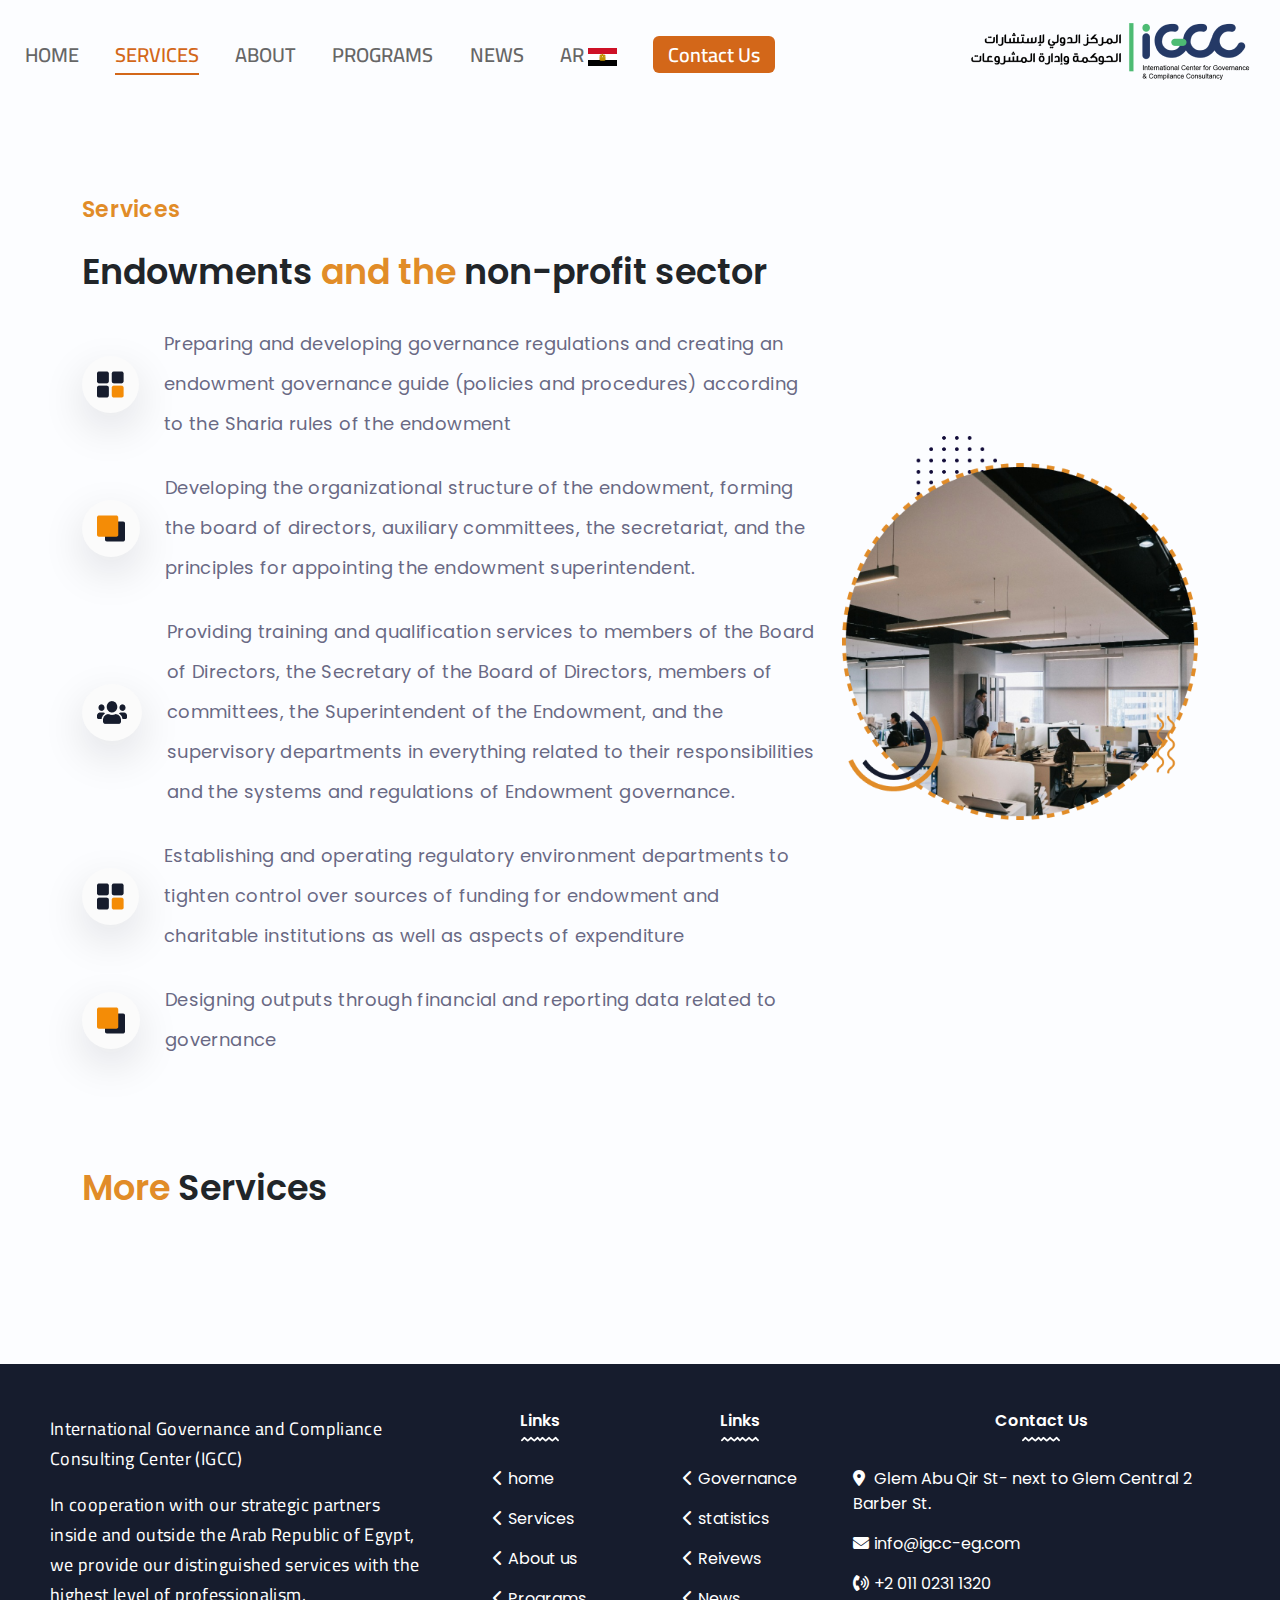
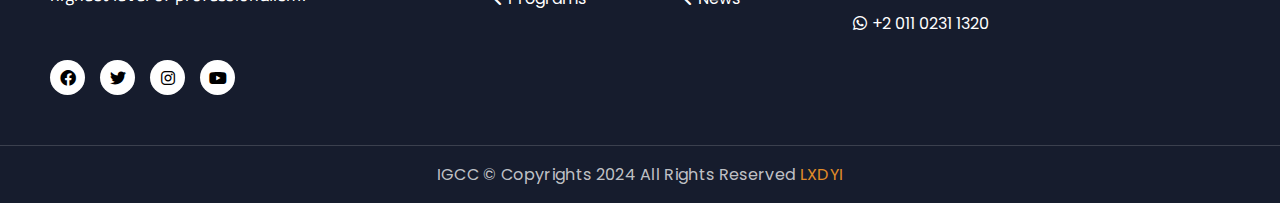
<file: public/LTR/services-details.html>
<!DOCTYPE html>
<html lang="en">
<head>
    <meta charset="UTF-8">
    <meta name="viewport" content="width=device-width, initial-scale=1.0">
    <title>IGCC | Services Details</title>
    <link rel="shortcut icon" href="../img/icon.png" type="image/x-icon">
    <link rel="apple-touch-icon" href="../img/icon.png">

    <link rel="stylesheet" href="../css/bootstrap.min.css">
    <link rel="stylesheet" href="../css/all.min.css">
    <link rel="stylesheet" href="../css/owl.theme.default.min.css">
    <link rel="stylesheet" href="../css/owl.carousel.min.css">
    <link rel="stylesheet" href="../css/select2.min.css">
    <link rel="stylesheet" href="../css/style.css">

    <link rel="preconnect" href="https://fonts.googleapis.com">
    <link rel="preconnect" href="https://fonts.gstatic.com" crossorigin>
</head>
<body>
    <!-- ------- NAVEBAR ---------- -->
    <nav class="navbar inner_pages">
        <div class="menu">
            <ul class="d-none d-xl-flex">
                <li><a href="index.html">home</a></li>
                <li><a href="services.html" class="active_link">services</a></li>
                <li><a href="about.html">about</a></li>
                <li><a href="programs.html">programs</a></li>
                <li><a href="news.html">news</a></li>
                <li><a href="../RTL/index.html">AR <img src="../img/eg.png" alt=""></a></li>
                <li><a id="contactLink" class="contact_menu">contact us</a></li>
            </ul>
            <button id="open-nav" class="open-menu d-xl-none border-0">
                <i class="fa-solid fa-bars"></i>
            </button>
            <a href="../RTL/index.html" class="lang d-xl-none">AR <img src="../img/eg.png" alt=""></a>
        </div>
        <figure id="logo_menu">
            <a href="index.html">
                <img src="../img/logo-2.png" class="img-fluid" alt="" title="IGCC">
            </a>
        </figure>
    </nav>
    <!-- ------- RESPONSIVE SIDEBAR ---------- -->
    <nav id="sidenavResponsive" class="">
        <div class="d-flex justify-content-between align-items-center">
            <p class="title">MAIN NAVIGATION</p>
            <button class="border-0" id="close"><i class="fas fa-xmark"></i></button>
        </div>
        <ul class="menu">
            <li><a href="index.html">home</a></li>
            <li><a href="services.html" class="active_link">services</a></li>
            <li><a href="about.html">about</a></li>
            <li><a href="programs.html">programs</a></li>
            <li><a href="news.html">news</a></li>
            <li><a id="contactLink" class="contact_menu">contact us</a></li>
            <li><a href="../RTL/index.html" class="lang">AR <img src="../img/eg.png" alt=""></a></li>
        </ul>
    </nav> 
    
    <main class="inner_page">
        <div id="background_overlay"></div>
        <section class="governance container">
            <div class="row">
                <div class="col-lg-8 fit_height">
                    <h6 class="section_title_sm">Services</h6>
                    <h3 class="section_title">Endowments <span>and the</span> non-profit sector</h3>
                    <figure class="d-flex align-items-center mt-4">
                        <div class="icon">
                            <img src="../img/Governance-1.png" alt="">
                        </div>
                        <figcaption>
                            <p>Preparing and developing governance regulations and creating an endowment governance guide (policies and procedures) according to the Sharia rules of the endowment</p>
                        </figcaption>
                    </figure>
                    <figure class="d-flex align-items-center mt-4">
                        <div class="icon">
                            <img src="../img/Governance-2.png" alt="">
                        </div>
                        <figcaption>
                            <p>Developing the organizational structure of the endowment, forming the board of directors, auxiliary committees, the secretariat, and the principles for appointing the endowment superintendent.</p>
                        </figcaption>
                    </figure>
                    <figure class="d-flex align-items-center mt-4">
                        <div class="icon">
                            <img src="../img/Governance-3.png" alt="">
                        </div>
                        <figcaption>
                            <p>Providing training and qualification services to members of the Board of Directors, the Secretary of the Board of Directors, members of committees, the Superintendent of the Endowment, and the supervisory departments in everything related to their responsibilities and the systems and regulations of Endowment governance.</p>
                        </figcaption>
                    </figure>
                    <figure class="d-flex align-items-center mt-4">
                        <div class="icon">
                            <img src="../img/Governance-1.png" alt="">
                        </div>
                        <figcaption>
                            <p>Establishing and operating regulatory environment departments to tighten control over sources of funding for endowment and charitable institutions as well as aspects of expenditure</p>
                        </figcaption>
                    </figure>
                    <figure class="d-flex align-items-center mt-4">
                        <div class="icon">
                            <img src="../img/Governance-2.png" alt="">
                        </div>
                        <figcaption>
                            <p>Designing outputs through financial and reporting data related to governance</p>
                        </figcaption>
                    </figure>
                </div>
                <div class="col-lg-4 mt-5 mt-lg-0 d-lg-flex justify-content-end align-items-center text-center">
                    <img src="../img/about-us.png" class="img-fluid" alt="">
                </div>
            </div>
        </section>
        <section class="services_details_page services container">
            <h3 class="section_title mb-5"><span>More</span> Services</h3>
            <div class="row"></div>
            <div class="owl-carousel owl-theme">
                <div class="item">
                    <div class="services_item service_bg fit_height py-4 px-3">
                        <figure>
                            <img src="../img/Services-icons.png" alt="">
                            <figcaption class="content">
                                <h4>Governmental institutions</h4>
                                <p>Ministries, agencies and holding companies Prepare and develop governance regulations according to the regulations...</p>
                                <a href="services-details.html" class="learn_btn">Learn More <i class="fas fa-arrow-right"></i></a>
                            </figcaption>
                        </figure>
                    </div>
                </div>
                <div class="item">
                    <div class="services_item service_border fit_height py-4 px-3">
                        <figure>
                            <img src="../img/Services-icons.png" alt="">
                            <figcaption>
                                <h4>Endowments & non-profit sector</h4>
                                <p>Preparing and developing governance regulations and creating an endowment governance guide according to Sharia rules</p>
                                <a href="services-details.html" class="learn_btn">Learn More <i class="fas fa-arrow-right"></i></a>
                            </figcaption>
                        </figure>
                    </div>
                </div>
                <div class="item">
                    <div class="services_item service_bg fit_height py-4 px-3">
                        <figure>
                            <img src="../img/Services-icons.png" alt="">
                            <figcaption>
                                <h4>Information systems governance</h4>
                                <p>We analyze and review the readiness of institutions to implement governance regulations from the technical side.....</p>
                                <a href="services-details.html" class="learn_btn">Learn More <i class="fas fa-arrow-right"></i></a>
                            </figcaption>
                        </figure>
                    </div>
                </div>
                <div class="item">
                    <div class="services_item service_border fit_height py-4 px-3">
                        <figure>
                            <img src="../img/Services-icons.png" alt="">
                            <figcaption class="content">
                                <h4>Family companies</h4>
                                <p>Providing innovative solutions for the governance of family businesses while preserving the company’s identity...</p>
                                <a href="services-details.html" class="learn_btn">Learn More <i class="fas fa-arrow-right"></i></a>
                            </figcaption>
                        </figure>
                    </div>
                </div>
                <div class="item">
                    <div class="services_item service_bg fit_height py-4 px-3">
                        <figure>
                            <img src="../img/Services-icons.png" alt="">
                            <figcaption>
                                <h4>Private companies</h4>
                                <p>(Restricted joint stock - closed joint stock - small and medium companies) Preparation and…</p>
                                <a href="services-details.html" class="learn_btn">Learn More <i class="fas fa-arrow-right"></i></a>
                            </figcaption>
                        </figure>
                    </div>
                </div>
                <div class="item">
                    <div class="services_item service_border fit_height py-4 px-3">
                        <figure>
                            <img src="../img/Services-icons.png" alt="">
                            <figcaption>
                                <h4>Sports clubs</h4>
                                <p>Governance of the Board of Directors and Executive Committees in accordance with sports club regulations. Establishment ...</p>
                                <a href="services-details.html" class="learn_btn">Learn More <i class="fas fa-arrow-right"></i></a>
                            </figcaption>
                        </figure>
                    </div>
                </div>
            </div>
        </section>
    </main>
    <footer>
        <div class="top_footer row">
            <div class="col-md-5 col-lg-4">
                <p>
                    International Governance and Compliance Consulting Center (IGCC)
                </p>
                <p class="pt-3">
                    In cooperation with our strategic partners inside and outside the Arab Republic of Egypt, we provide our distinguished services with the highest level of professionalism.
                </p>
            </div>
            <div class="col-md-6 col-lg-2 links d-none d-lg-block">
                <h6 class="text-lg-center">Links</h6>
                <div class="w-100 text-lg-center d-block">
                    <img src="../img/footer_border.png" alt="">
                </div>
                <div class="d-flex justify-content-center">
                    <ul>
                        <li><a href="index.html"><i class="fas fa-chevron-left"></i>home</a></li>
                        <li><a href="services.html"><i class="fas fa-chevron-left"></i>Services</a></li>
                        <li><a href="about.html"><i class="fas fa-chevron-left"></i>About us</a></li>
                        <li><a href="programs.html"><i class="fas fa-chevron-left"></i>Programs</a></li>
                    </ul>
                </div>
            </div>
            <div class="col-sm-4 col-md-2 col-lg-2 links mt-5 mt-md-0">
                <h6 class="text-lg-center">Links</h6>
                <div class="w-100 text-lg-center d-block">
                    <img src="../img/footer_border.png" alt="">
                </div>
                <div class="d-lg-flex justify-content-center">
                    <ul>
                        <li><a href=""><i class="fas fa-chevron-left"></i>Governance</a></li>
                        <li><a href=""><i class="fas fa-chevron-left"></i>statistics</a></li>
                        <li><a href=""><i class="fas fa-chevron-left"></i>Reivews</a></li>
                        <li><a href="news.html"><i class="fas fa-chevron-left"></i>News</a></li>
                    </ul>
                </div>
            </div>
            <div class="col-sm-8 col-md-5 col-lg-4 links mt-5 mt-md-0">
                <h6 class="text-lg-center">Contact Us</h6>
                <div class="w-100 text-lg-center d-block">
                    <img src="../img/footer_border.png" alt="">
                </div>
                <div class="d-flex justify-content-center">
                    <ul>
                        <li><a href="#"><i class="fas fa-location-dot"></i> Glem Abu Qir St- next to Glem Central 2 Barber St.</a></li>
                        <li><a href="info@igcc-eg.com"><i class="fas fa-envelope"></i>info@igcc-eg.com</a></li>
                        <li><a href="tel:201102311320"><i class="fas fa-phone-volume"></i>+2 011 0231 1320 </a></li>
                        <li><a href="https://api.whatsapp.com/send/?phone=201102311320&text&type=phone_number&app_absent=0" target="_blank">
                            <i class="fa-brands fa-whatsapp"></i>+2 011 0231 1320 </a>
                        </li>
                    </ul>
                </div>
            </div>
            <div class="col-12 mt-4 d-flex social">
                <a href="#"><i class="fa-brands fa-facebook"></i></a>
                <a href="#"><i class="fa-brands fa-twitter"></i></a>
                <a href="#"><i class="fa-brands fa-instagram"></i></a>
                <a href="#"><i class="fa-brands fa-youtube"></i></a>
            </div>
        </div>
        <div class="bottom_footer">
            <p>IGCC © Copyrights 2024 All Rights Reserved <a href="https://lxdyi.com/">LXDYI</a></p>
        </div>
    </footer>

    <script src="https://cdnjs.cloudflare.com/ajax/libs/jquery/3.6.4/jquery.min.js" integrity="sha512-pumBsjNRGGqkPzKHndZMaAG+bir374sORyzM3uulLV14lN5LyykqNk8eEeUlUkB3U0M4FApyaHraT65ihJhDpQ==" crossorigin="anonymous" referrerpolicy="no-referrer"></script>
    <script src="https://cdnjs.cloudflare.com/ajax/libs/popper.js/2.11.7/umd/popper.min.js" integrity="sha512-uaZ0UXmB7NHxAxQawA8Ow2wWjdsedpRu7nJRSoI2mjnwtY8V5YiCWavoIpo1AhWPMLiW5iEeavmA3JJ2+1idUg==" crossorigin="anonymous" referrerpolicy="no-referrer"></script>
    <script src="../js/bootstrap.min.js"></script>
    <script src="../js/owl.carousel.min.js"></script>
    <script src="../js/select2.min.js"></script>
    <script src="../js/main.js"></script>

    <script>
        var hostname = window.location.hostname;
        var port = window.location.port
        document.getElementById("contactLink").href = "http://" + hostname + ":" +  port + "/contact/en";
    </script>

</body>
</html>
</file>
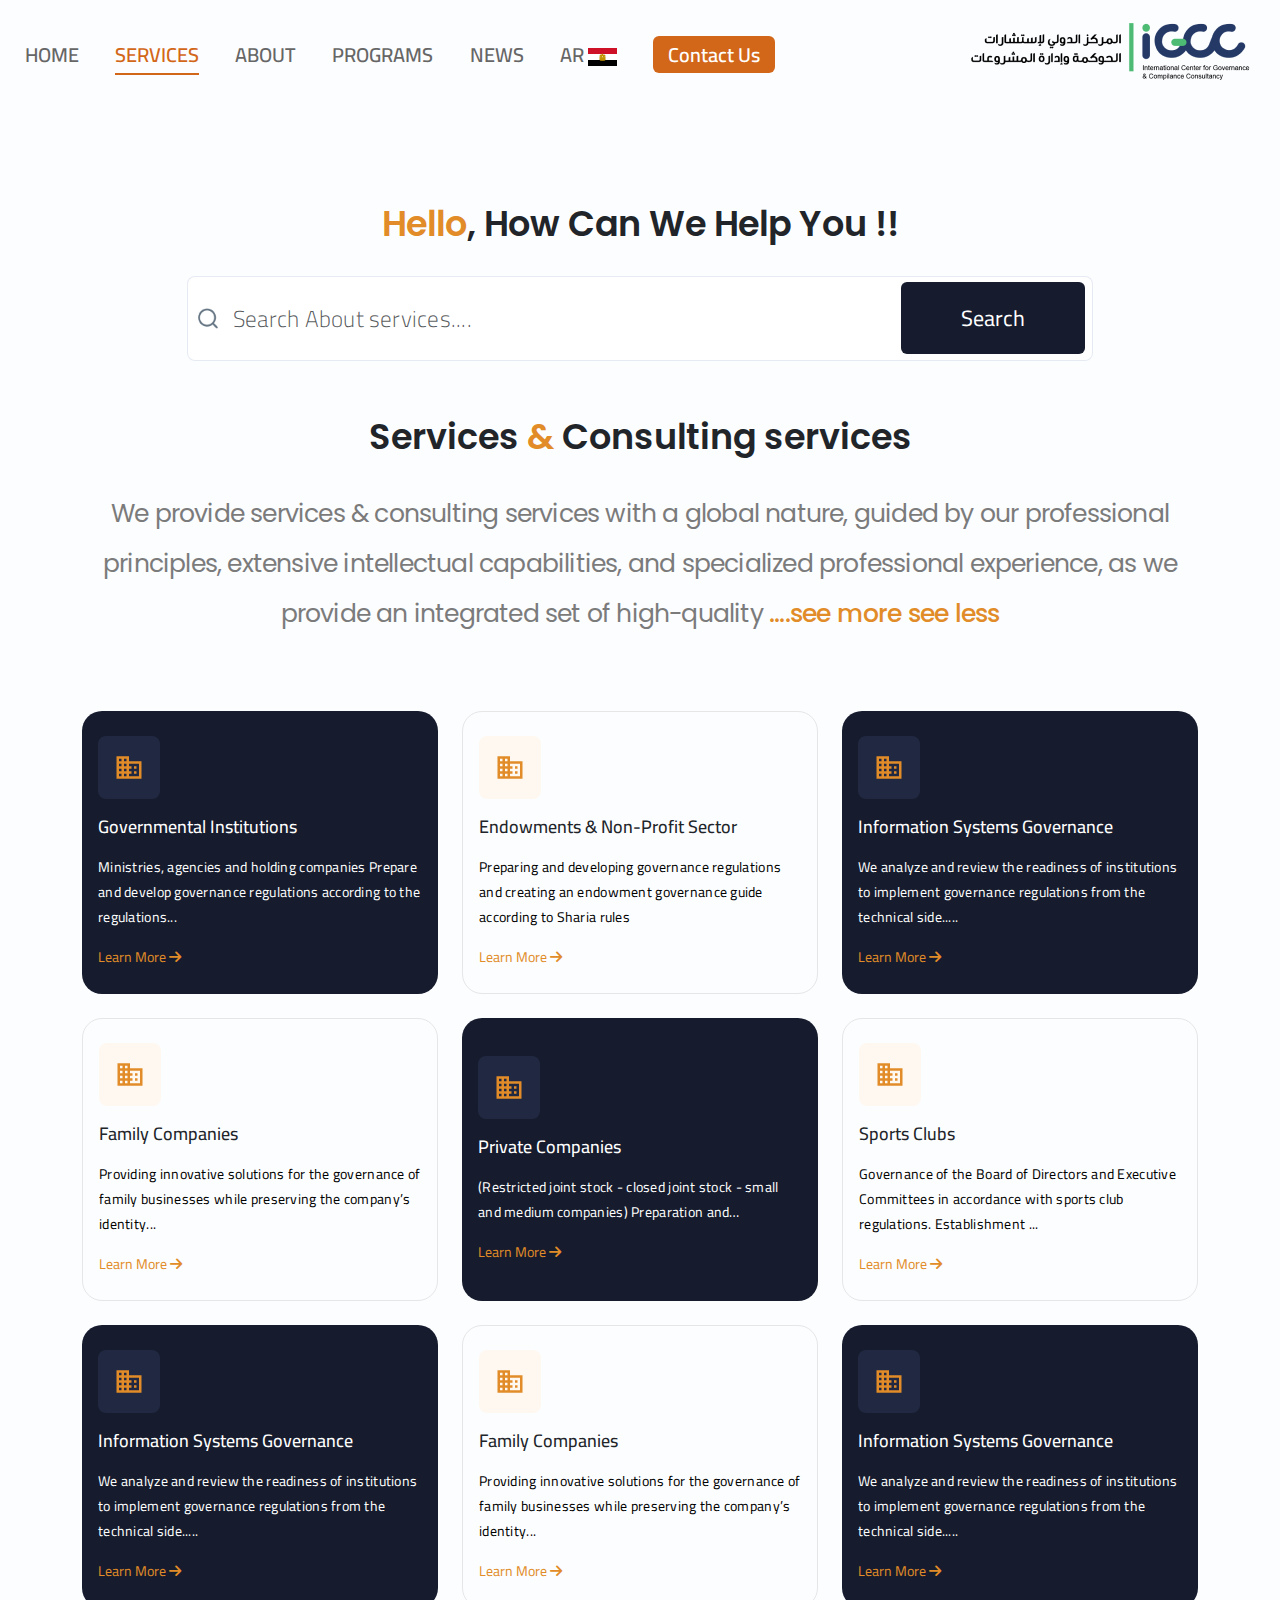
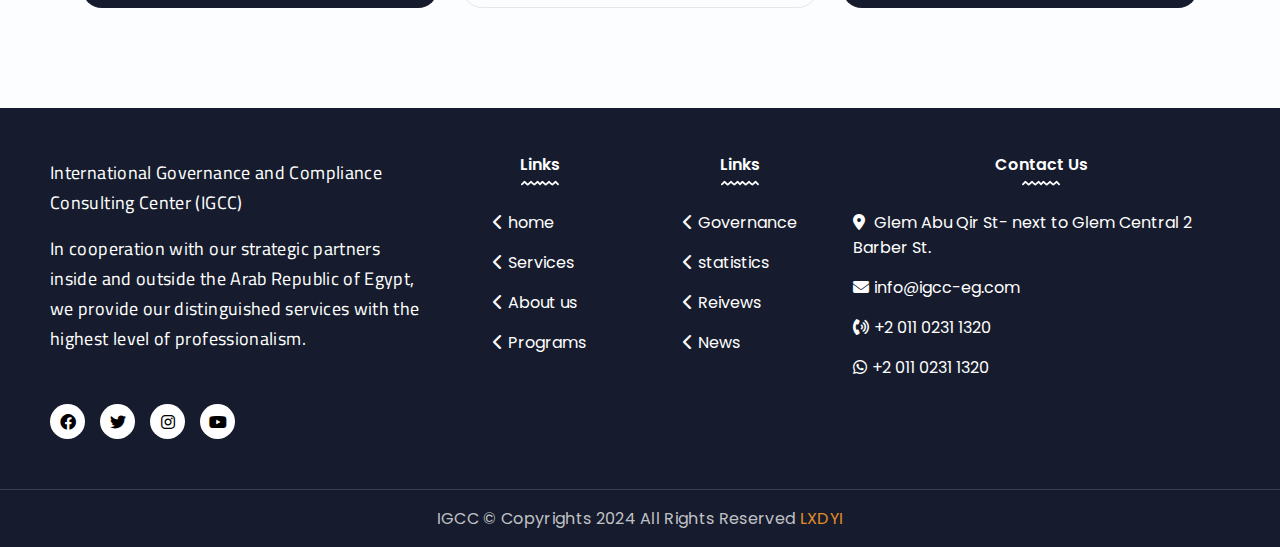
<file: public/LTR/services.html>
<!DOCTYPE html>
<html lang="en">
<head>
    <meta charset="UTF-8">
    <meta name="viewport" content="width=device-width, initial-scale=1.0">
    <title>IGCC | Services</title>
    <link rel="shortcut icon" href="../img/icon.png" type="image/x-icon">
    <link rel="apple-touch-icon" href="../img/icon.png">

    <link rel="stylesheet" href="../css/bootstrap.min.css">
    <link rel="stylesheet" href="../css/all.min.css">
    <link rel="stylesheet" href="../css/owl.theme.default.min.css">
    <link rel="stylesheet" href="../css/owl.carousel.min.css">
    <link rel="stylesheet" href="../css/select2.min.css">
    <link rel="stylesheet" href="../css/style.css">

    <link rel="preconnect" href="https://fonts.googleapis.com">
    <link rel="preconnect" href="https://fonts.gstatic.com" crossorigin>
</head>
<body>
    <!-- ------- NAVEBAR ---------- -->
    <nav class="navbar inner_pages">
        <div class="menu">
            <ul class="d-none d-xl-flex">
                <li><a href="index.html">home</a></li>
                <li><a href="services.html" class="active_link">services</a></li>
                <li><a href="about.html">about</a></li>
                <li><a href="programs.html">programs</a></li>
                <li><a href="news.html">news</a></li>
                <li><a href="../RTL/index.html">AR <img src="../img/eg.png" alt=""></a></li>
                <li><a id="contactLink" class="contact_menu">contact us</a></li>
            </ul>
            <button id="open-nav" class="open-menu d-xl-none border-0">
                <i class="fa-solid fa-bars"></i>
            </button>
            <a href="../RTL/index.html" class="lang d-xl-none">AR <img src="../img/eg.png" alt=""></a>
        </div>
        <figure id="logo_menu">
            <a href="index.html">
                <img src="../img/logo-2.png" class="img-fluid" alt="" title="IGCC">
            </a>
        </figure>
    </nav>
    <!-- ------- RESPONSIVE SIDEBAR ---------- -->
    <nav id="sidenavResponsive" class="">
        <div class="d-flex justify-content-between align-items-center">
            <p class="title">MAIN NAVIGATION</p>
            <button class="border-0" id="close"><i class="fas fa-xmark"></i></button>
        </div>
        <ul class="menu">
            <li><a href="index.html">home</a></li>
            <li><a href="services.html" class="active_link">services</a></li>
            <li><a href="about.html">about</a></li>
            <li><a href="programs.html">programs</a></li>
            <li><a href="news.html">news</a></li>
            <li><a id="contactLink" class="contact_menu">contact us</a></li>
            <li><a href="../RTL/index.html" class="lang">AR <img src="../img/eg.png" alt=""></a></li>
        </ul>
    </nav> 
    
    <main class="inner_page">
        <div id="background_overlay"></div>
        <section class="services_page services container">
            <h3 class="section_title text-center"><span>Hello</span>, How Can We Help You !!</h3>
            <div class="form-horizontal form-label-left mt-4 d-flex justify-content-center">
                <div id="form_search" class="row" style="position: relative; width: 930px;">
                    <div class="form-group col-12 mb-4 d-flex justify-content-center">
                        <input type="search" class="form-control" id="search_input" placeholder="Search About services....">
                    </div>
                    <div class="buttons mb-4 d-flex justify-content-end">
                        <button class="search_btn more_btn" id="searchButton">Search</button>
                    </div>
                </div>
            </div>
            <h3 class="section_title text-center">Services <span>&</span> Consulting services</h3>
            <p class="paragraph text-center mb-5 mt-4">
                <span class="paragraph_content">We provide services & consulting services with a global nature, guided by our professional principles, extensive intellectual capabilities, and specialized professional experience, as we provide an integrated set of high-quality</span>
                <span class="btns" id="showButton" style="cursor: pointer;">....see more</span>
                <span class="btns" id="hideButton" style="cursor: pointer;">see less</span>
            </p>
            <div class="row content">
                <div class="col-lg-4 col-sm-6 mt-4">
                    <div class="services_item service_bg fit_height py-4 px-3">
                        <figure>
                            <img src="../img/Services-icons.png" alt="">
                            <figcaption class="content">
                                <h4 class="search_title">Governmental institutions</h4>
                                <p>Ministries, agencies and holding companies Prepare and develop governance regulations according to the regulations...</p>
                                <a href="services-details.html" class="learn_btn">Learn More <i class="fas fa-arrow-right"></i></a>
                            </figcaption>
                        </figure>
                    </div>
                </div>
                <div class="col-lg-4 col-sm-6 mt-4">
                    <div class="services_item service_border fit_height py-4 px-3">
                        <figure>
                            <img src="../img/Services-icons.png" alt="">
                            <figcaption>
                                <h4 class="search_title">Endowments & non-profit sector</h4>
                                <p>Preparing and developing governance regulations and creating an endowment governance guide according to Sharia rules</p>
                                <a href="services-details.html" class="learn_btn">Learn More <i class="fas fa-arrow-right"></i></a>
                            </figcaption>
                        </figure>
                    </div>
                </div>
                <div class="col-lg-4 col-sm-6 mt-4">
                    <div class="services_item service_bg fit_height py-4 px-3">
                        <figure>
                            <img src="../img/Services-icons.png" alt="">
                            <figcaption>
                                <h4 class="search_title">Information systems governance</h4>
                                <p>We analyze and review the readiness of institutions to implement governance regulations from the technical side.....</p>
                                <a href="services-details.html" class="learn_btn">Learn More <i class="fas fa-arrow-right"></i></a>
                            </figcaption>
                        </figure>
                    </div>
                </div>
                <div class="col-lg-4 col-sm-6 mt-4">
                    <div class="services_item service_border fit_height py-4 px-3">
                        <figure>
                            <img src="../img/Services-icons.png" alt="">
                            <figcaption class="content">
                                <h4 class="search_title">Family companies</h4>
                                <p>Providing innovative solutions for the governance of family businesses while preserving the company’s identity...</p>
                                <a href="services-details.html" class="learn_btn">Learn More <i class="fas fa-arrow-right"></i></a>
                            </figcaption>
                        </figure>
                    </div>
                </div>
                <div class="col-lg-4 col-sm-6 mt-4">
                    <div class="services_item service_bg fit_height py-4 px-3">
                        <figure>
                            <img src="../img/Services-icons.png" alt="">
                            <figcaption>
                                <h4 class="search_title">Private companies</h4>
                                <p>(Restricted joint stock - closed joint stock - small and medium companies) Preparation and…</p>
                                <a href="services-details.html" class="learn_btn">Learn More <i class="fas fa-arrow-right"></i></a>
                            </figcaption>
                        </figure>
                    </div>
                </div>
                <div class="col-lg-4 col-sm-6 mt-4">
                    <div class="services_item service_border fit_height py-4 px-3">
                        <figure>
                            <img src="../img/Services-icons.png" alt="">
                            <figcaption>
                                <h4 class="search_title">Sports clubs</h4>
                                <p>Governance of the Board of Directors and Executive Committees in accordance with sports club regulations. Establishment ...</p>
                                <a href="services-details.html" class="learn_btn">Learn More <i class="fas fa-arrow-right"></i></a>
                            </figcaption>
                        </figure>
                    </div>
                </div>
                <div class="col-lg-4 col-sm-6 mt-4">
                    <div class="services_item service_bg fit_height py-4 px-3">
                        <figure>
                            <img src="../img/Services-icons.png" alt="">
                            <figcaption>
                                <h4 class="search_title">Information systems governance</h4>
                                <p>We analyze and review the readiness of institutions to implement governance regulations from the technical side.....</p>
                                <a href="services-details.html" class="learn_btn">Learn More <i class="fas fa-arrow-right"></i></a>
                            </figcaption>
                        </figure>
                    </div>
                </div>
                <div class="col-lg-4 col-sm-6 mt-4">
                    <div class="services_item service_border fit_height py-4 px-3">
                        <figure>
                            <img src="../img/Services-icons.png" alt="">
                            <figcaption class="content">
                                <h4 class="search_title">Family companies</h4>
                                <p>Providing innovative solutions for the governance of family businesses while preserving the company’s identity...</p>
                                <a href="services-details.html" class="learn_btn">Learn More <i class="fas fa-arrow-right"></i></a>
                            </figcaption>
                        </figure>
                    </div>
                </div>
                <div class="col-lg-4 col-sm-6 mt-4">
                    <div class="services_item service_bg fit_height py-4 px-3">
                        <figure>
                            <img src="../img/Services-icons.png" alt="">
                            <figcaption>
                                <h4 class="search_title">Information systems governance</h4>
                                <p>We analyze and review the readiness of institutions to implement governance regulations from the technical side.....</p>
                                <a href="services-details.html" class="learn_btn">Learn More <i class="fas fa-arrow-right"></i></a>
                            </figcaption>
                        </figure>
                    </div>
                </div>
            </div>
        </section>
    </main>
    <footer>
        <div class="top_footer row">
            <div class="col-md-5 col-lg-4">
                <p>
                    International Governance and Compliance Consulting Center (IGCC)
                </p>
                <p class="pt-3">
                    In cooperation with our strategic partners inside and outside the Arab Republic of Egypt, we provide our distinguished services with the highest level of professionalism.
                </p>
            </div>
            <div class="col-md-6 col-lg-2 links d-none d-lg-block">
                <h6 class="text-lg-center">Links</h6>
                <div class="w-100 text-lg-center d-block">
                    <img src="../img/footer_border.png" alt="">
                </div>
                <div class="d-flex justify-content-center">
                    <ul>
                        <li><a href="index.html"><i class="fas fa-chevron-left"></i>home</a></li>
                        <li><a href="services.html"><i class="fas fa-chevron-left"></i>Services</a></li>
                        <li><a href="about.html"><i class="fas fa-chevron-left"></i>About us</a></li>
                        <li><a href="programs.html"><i class="fas fa-chevron-left"></i>Programs</a></li>
                    </ul>
                </div>
            </div>
            <div class="col-sm-4 col-md-2 col-lg-2 links mt-5 mt-md-0">
                <h6 class="text-lg-center">Links</h6>
                <div class="w-100 text-lg-center d-block">
                    <img src="../img/footer_border.png" alt="">
                </div>
                <div class="d-lg-flex justify-content-center">
                    <ul>
                        <li><a href=""><i class="fas fa-chevron-left"></i>Governance</a></li>
                        <li><a href=""><i class="fas fa-chevron-left"></i>statistics</a></li>
                        <li><a href=""><i class="fas fa-chevron-left"></i>Reivews</a></li>
                        <li><a href="news.html"><i class="fas fa-chevron-left"></i>News</a></li>
                    </ul>
                </div>
            </div>
            <div class="col-sm-8 col-md-5 col-lg-4 links mt-5 mt-md-0">
                <h6 class="text-lg-center">Contact Us</h6>
                <div class="w-100 text-lg-center d-block">
                    <img src="../img/footer_border.png" alt="">
                </div>
                <div class="d-flex justify-content-center">
                    <ul>
                        <li><a href="#"><i class="fas fa-location-dot"></i> Glem Abu Qir St- next to Glem Central 2 Barber St.</a></li>
                        <li><a href="info@igcc-eg.com"><i class="fas fa-envelope"></i>info@igcc-eg.com</a></li>
                        <li><a href="tel:201102311320"><i class="fas fa-phone-volume"></i>+2 011 0231 1320 </a></li>
                        <li><a href="https://api.whatsapp.com/send/?phone=201102311320&text&type=phone_number&app_absent=0" target="_blank">
                            <i class="fa-brands fa-whatsapp"></i>+2 011 0231 1320 </a>
                        </li>
                    </ul>
                </div>
            </div>
            <div class="col-12 mt-4 d-flex social">
                <a href="#"><i class="fa-brands fa-facebook"></i></a>
                <a href="#"><i class="fa-brands fa-twitter"></i></a>
                <a href="#"><i class="fa-brands fa-instagram"></i></a>
                <a href="#"><i class="fa-brands fa-youtube"></i></a>
            </div>
        </div>
        <div class="bottom_footer">
            <p>IGCC © Copyrights 2024 All Rights Reserved <a href="https://lxdyi.com/">LXDYI</a></p>
        </div>
    </footer>

    <script src="https://cdnjs.cloudflare.com/ajax/libs/jquery/3.6.4/jquery.min.js" integrity="sha512-pumBsjNRGGqkPzKHndZMaAG+bir374sORyzM3uulLV14lN5LyykqNk8eEeUlUkB3U0M4FApyaHraT65ihJhDpQ==" crossorigin="anonymous" referrerpolicy="no-referrer"></script>
    <script src="https://cdnjs.cloudflare.com/ajax/libs/popper.js/2.11.7/umd/popper.min.js" integrity="sha512-uaZ0UXmB7NHxAxQawA8Ow2wWjdsedpRu7nJRSoI2mjnwtY8V5YiCWavoIpo1AhWPMLiW5iEeavmA3JJ2+1idUg==" crossorigin="anonymous" referrerpolicy="no-referrer"></script>
    <script src="../js/bootstrap.min.js"></script>
    <script src="../js/owl.carousel.min.js"></script>
    <script src="../js/select2.min.js"></script>
    <script src="../js/main.js"></script>

    <script>
        var hostname = window.location.hostname;
        var port = window.location.port
        document.getElementById("contactLink").href = "http://" + hostname + ":" +  port + "/contact/en";
    </script>
</body>
</html>
</file>
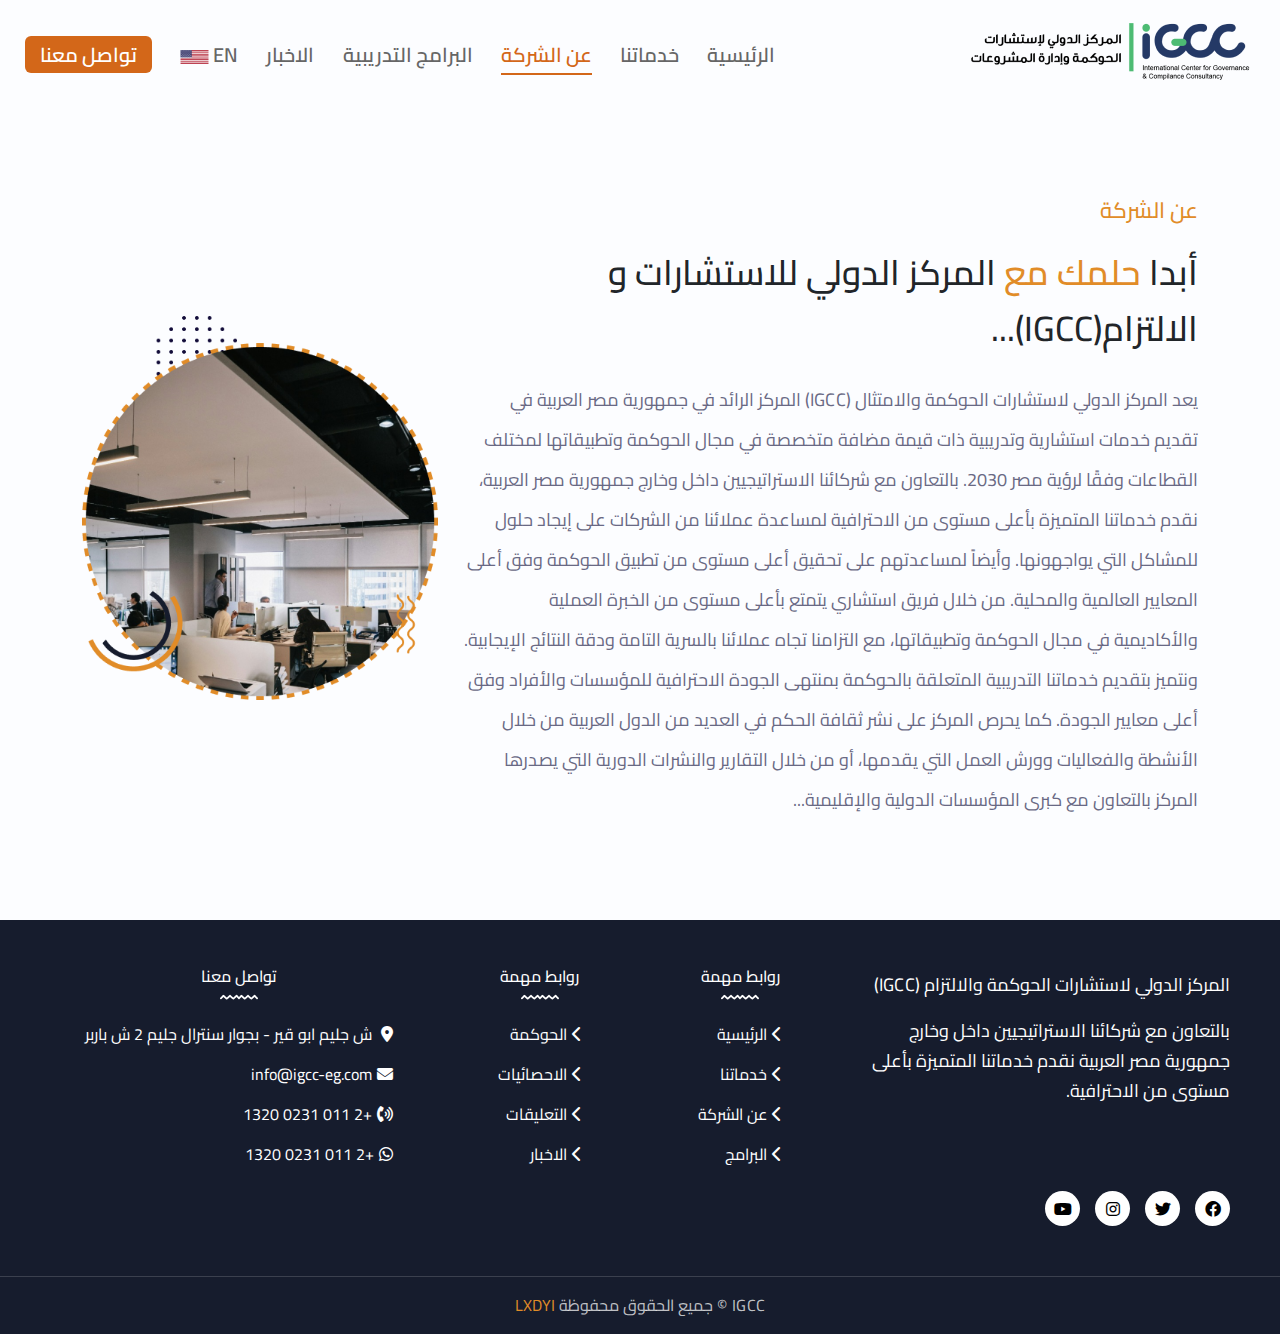
<file: public/RTL/about.html>
<!DOCTYPE html>
<html lang="en">
<head>
    <meta charset="UTF-8">
    <meta name="viewport" content="width=device-width, initial-scale=1.0">
    <title>IGCC | About Us</title>
    <link rel="shortcut icon" href="../img/icon.png" type="image/x-icon">
    <link rel="apple-touch-icon" href="../img/icon.png">

    <link rel="stylesheet" href="../css/bootstrap.min.css">
    <link rel="stylesheet" href="../css/all.min.css">
    <link rel="stylesheet" href="../css/owl.theme.default.min.css">
    <link rel="stylesheet" href="../css/owl.carousel.min.css">
    <link rel="stylesheet" href="../css/select2.min.css">
    <link rel="stylesheet" href="../css/rtl.css">

    <link rel="preconnect" href="https://fonts.googleapis.com">
    <link rel="preconnect" href="https://fonts.gstatic.com" crossorigin>
</head>
<body>
    <!-- ------- NAVEBAR ---------- -->
    <nav class="navbar inner_pages">
        <div class="menu">
            <ul class="d-none d-xl-flex">
                <li><a href="index.html">الرئيسية</a></li>
                <li><a href="services.html">خدماتنا</a></li>
                <li><a href="about.html" class="active_link">عن الشركة</a></li>
                <li><a href="programs.html">البرامج التدريبية</a></li>
                <li><a href="news.html">الاخبار</a></li>
                <li><a href="../LTR/index.html">EN <img src="../img/US.png" style="width: 29px;" alt=""></a></li>
                <li><a id="contactLink" class="contact_menu">تواصل معنا</a></li>
            </ul>
            <button id="open-nav" class="open-menu d-xl-none border-0">
                <i class="fa-solid fa-bars"></i>
            </button>
            <a href="../LTR/index.html" class="lang d-xl-none">EN <img src="../img/US.png" style="width: 29px;" alt=""></a>
        </div>
        <figure id="logo_menu">
            <a href="index.html">
                <img src="../img/logo-2.png" class="img-fluid" alt="" title="IGCC">
            </a>
        </figure>
    </nav>
    <!-- ------- RESPONSIVE SIDEBAR ---------- -->
    <nav id="sidenavResponsive" class="">
        <div class="d-flex justify-content-between align-items-center">
            <p class="title">القائمة الرئيسية</p>
            <button class="border-0" id="close"><i class="fas fa-xmark"></i></button>
        </div>
        <ul class="menu">
            <li><a href="index.html">الرئيسية</a></li>
            <li><a href="services.html">خدماتنا</a></li>
            <li><a href="about.html" class="active_link">عن الشركة</a></li>
            <li><a href="programs.html">البرامج التدريبية</a></li>
            <li><a href="news.html">الاخبار</a></li>
            <li><a id="contactLink" class="contact_menu">تواصل معنا</a></li>
            <li><a href="../LTR/index.html" class="lang">EN <img src="../img/US.png" style="width: 29px;" alt=""></a></li>
        </ul>
    </nav> 
    
    <main class="inner_page">
        <div id="background_overlay"></div>
        <section class="about container">
            <div class="row">
                <div class="col-lg-8 fit_height">
                    <h6 class="section_title_sm">عن الشركة</h6>
                    <h3 class="section_title">أبدا <span>حلمك مع</span> المركز الدولي للاستشارات و الالتزام(IGCC)... </h3>
                    <p class="mt-4">يعد المركز الدولي لاستشارات الحوكمة والامتثال (IGCC) المركز الرائد في جمهورية مصر العربية في تقديم خدمات استشارية وتدريبية ذات قيمة مضافة متخصصة في مجال الحوكمة وتطبيقاتها لمختلف القطاعات وفقًا لرؤية مصر 2030. بالتعاون مع شركائنا الاستراتيجيين داخل وخارج جمهورية مصر العربية، نقدم خدماتنا المتميزة بأعلى مستوى من الاحترافية لمساعدة عملائنا من الشركات على إيجاد حلول للمشاكل التي يواجهونها. وأيضاً لمساعدتهم على تحقيق أعلى مستوى من تطبيق الحوكمة وفق أعلى المعايير العالمية والمحلية. من خلال فريق استشاري يتمتع بأعلى مستوى من الخبرة العملية والأكاديمية في مجال الحوكمة وتطبيقاتها، مع التزامنا تجاه عملائنا بالسرية التامة ودقة النتائج الإيجابية. ونتميز بتقديم خدماتنا التدريبية المتعلقة بالحوكمة بمنتهى الجودة الاحترافية للمؤسسات والأفراد وفق أعلى معايير الجودة. كما يحرص المركز على نشر ثقافة الحكم في العديد من الدول العربية من خلال الأنشطة والفعاليات وورش العمل التي يقدمها، أو من خلال التقارير والنشرات الدورية التي يصدرها المركز بالتعاون مع كبرى المؤسسات الدولية والإقليمية...</p>
                </div>
                <div class="col-lg-4 mt-5 mt-lg-0 d-lg-flex justify-content-end align-items-center text-center">
                    <img src="../img/about-us.png" class="img-fluid" alt="">
                </div>
            </div>
        </section>
    </main>
    <footer>
        <div class="top_footer row">
            <div class="col-md-5 col-lg-4">
                <p>المركز الدولي لاستشارات الحوكمة والالتزام (IGCC)</p>
                <p class="pt-3">بالتعاون مع شركائنا الاستراتيجيين داخل وخارج جمهورية مصر العربية نقدم خدماتنا المتميزة بأعلى مستوى من الاحترافية.</p>
            </div>
            <div class="col-md-6 col-lg-2 links d-none d-lg-block">
                <h6 class="text-lg-center">روابط مهمة</h6>
                <div class="w-100 text-lg-center d-block">
                    <img src="../img/footer_border.png" alt="">
                </div>
                <div class="d-flex justify-content-center">
                    <ul>
                        <li><a href="index.html"><i class="fas fa-chevron-left"></i>الرئيسية</a></li>
                        <li><a href="services.html"><i class="fas fa-chevron-left"></i>خدماتنا</a></li>
                        <li><a href="about.html"><i class="fas fa-chevron-left"></i>عن الشركة</a></li>
                        <li><a href="programs.html"><i class="fas fa-chevron-left"></i>البرامج</a></li>
                    </ul>
                </div>
            </div>
            <div class="col-sm-4 col-md-2 col-lg-2 links mt-5 mt-md-0">
                <h6 class="text-lg-center">روابط مهمة</h6>
                <div class="w-100 text-lg-center d-block">
                    <img src="../img/footer_border.png" alt="">
                </div>
                <div class="d-lg-flex justify-content-center">
                    <ul>
                        <li><a href=""><i class="fas fa-chevron-left"></i>الحوكمة</a></li>
                        <li><a href=""><i class="fas fa-chevron-left"></i>الاحصائيات</a></li>
                        <li><a href=""><i class="fas fa-chevron-left"></i>التعليقات</a></li>
                        <li><a href="news.html"><i class="fas fa-chevron-left"></i>الاخبار</a></li>
                    </ul>
                </div>
            </div>
            <div class="col-sm-8 col-md-5 col-lg-4 links mt-5 mt-md-0">
                <h6 class="text-lg-center">تواصل معنا</h6>
                <div class="w-100 text-lg-center d-block">
                    <img src="../img/footer_border.png" alt="">
                </div>
                <div class="d-flex justify-content-center">
                    <ul>
                        <li><a href="#"><i class="fas fa-location-dot"></i> ش جليم ابو قير - بجوار سنترال جليم 2 ش باربر</a></li>
                        <li><a href="info@igcc-eg.com"><i class="fas fa-envelope"></i>info@igcc-eg.com</a></li>
                        <li><a href="tel:201102311320"><i class="fas fa-phone-volume"></i>+2 011 0231 1320 </a></li>
                        <li><a href="https://api.whatsapp.com/send/?phone=201102311320&text&type=phone_number&app_absent=0" target="_blank">
                            <i class="fa-brands fa-whatsapp"></i>+2 011 0231 1320 </a>
                        </li>
                    </ul>
                </div>
            </div>
            <div class="col-12 mt-4 d-flex social">
                <a href="#"><i class="fa-brands fa-facebook"></i></a>
                <a href="#"><i class="fa-brands fa-twitter"></i></a>
                <a href="#"><i class="fa-brands fa-instagram"></i></a>
                <a href="#"><i class="fa-brands fa-youtube"></i></a>
            </div>
        </div>
        <div class="bottom_footer">
            <p>IGCC © جميع الحقوق محفوظة <a href="https://lxdyi.com/">LXDYI</a></p>
        </div>
    </footer>

    <script src="https://cdnjs.cloudflare.com/ajax/libs/jquery/3.6.4/jquery.min.js" integrity="sha512-pumBsjNRGGqkPzKHndZMaAG+bir374sORyzM3uulLV14lN5LyykqNk8eEeUlUkB3U0M4FApyaHraT65ihJhDpQ==" crossorigin="anonymous" referrerpolicy="no-referrer"></script>
    <script src="https://cdnjs.cloudflare.com/ajax/libs/popper.js/2.11.7/umd/popper.min.js" integrity="sha512-uaZ0UXmB7NHxAxQawA8Ow2wWjdsedpRu7nJRSoI2mjnwtY8V5YiCWavoIpo1AhWPMLiW5iEeavmA3JJ2+1idUg==" crossorigin="anonymous" referrerpolicy="no-referrer"></script>
    <script src="../js/bootstrap.min.js"></script>
    <script src="../js/owl.carousel.min.js"></script>
    <script src="../js/select2.min.js"></script>
    <script src="../js/rtl.js"></script>

    <script>
        var hostname = window.location.hostname;
        var port = window.location.port
        document.getElementById("contactLink").href = "http://" + hostname + ":" +  port + "/contact/ar";
    </script>
    
</body>
</html>
</file>
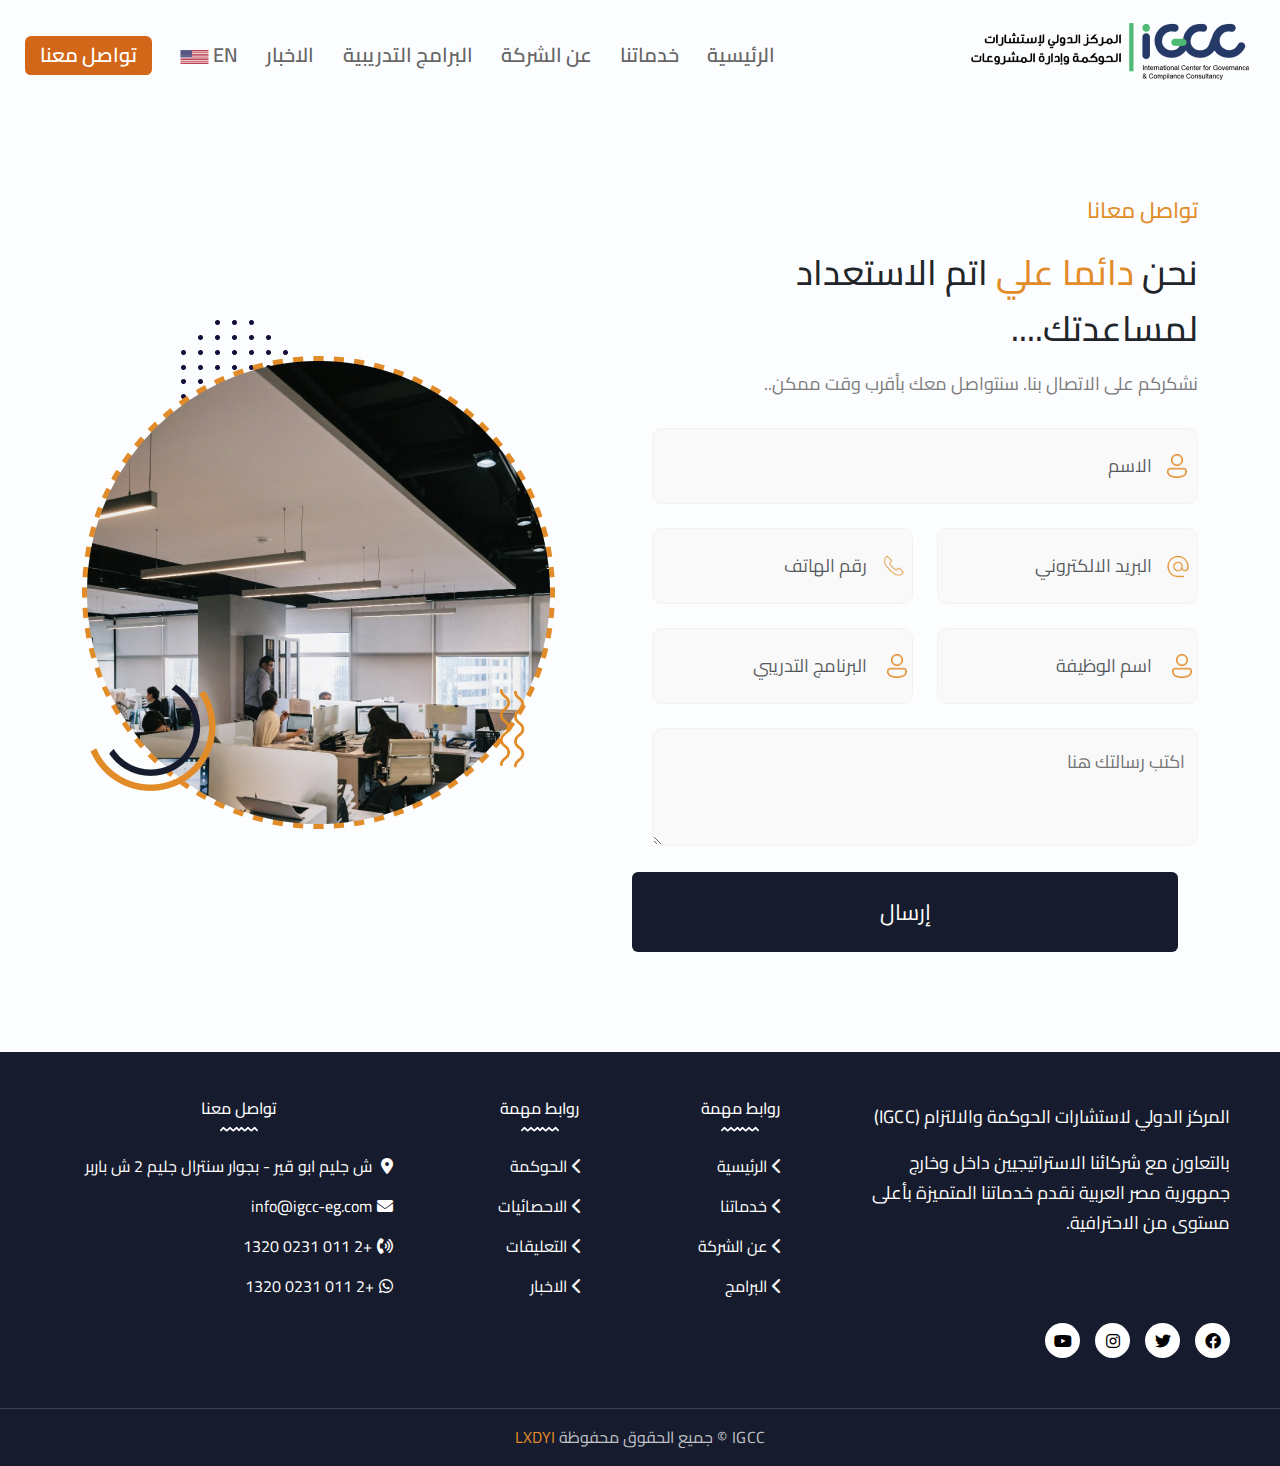
<file: public/RTL/contact.html>
<!DOCTYPE html>
<html lang="en">
<head>
    <meta charset="UTF-8">
    <meta name="viewport" content="width=device-width, initial-scale=1.0">
    <title>IGCC | تواصل معنا</title>
    <link rel="shortcut icon" href="../img/icon.png" type="image/x-icon">
    <link rel="apple-touch-icon" href="../img/icon.png">

    <link rel="stylesheet" href="../css/bootstrap.min.css">
    <link rel="stylesheet" href="../css/all.min.css">
    <link rel="stylesheet" href="../css/owl.theme.default.min.css">
    <link rel="stylesheet" href="../css/owl.carousel.min.css">
    <link rel="stylesheet" href="../css/select2.min.css">
    <link rel="stylesheet" href="../css/rtl.css">

    <link rel="preconnect" href="https://fonts.googleapis.com">
    <link rel="preconnect" href="https://fonts.gstatic.com" crossorigin>
</head>
<body>
    <!-- ------- NAVEBAR ---------- -->
    <nav class="navbar inner_pages">
        <div class="menu">
            <ul class="d-none d-xl-flex">
                <li><a id="indexLink">الرئيسية</a></li>
                <li><a id="servicesLink">خدماتنا</a></li>
                <li><a id="aboutLink">عن الشركة</a></li>
                <li><a id="programsLink">البرامج التدريبية</a></li>
                <li><a id="newsLink">الاخبار</a></li>
                <li><a id="LTRLink">EN <img src="../img/US.png" style="width: 29px;" alt=""></a></li>
                <li><a id="contactLink" class="contact_menu active_link">تواصل معنا</a></li>
            </ul>
            <button id="open-nav" class="open-menu d-xl-none border-0">
                <i class="fa-solid fa-bars"></i>
            </button>
            <a href="../LTR/index.html" class="lang d-xl-none">EN <img src="../img/US.png" style="width: 29px;" alt=""></a>
        </div>
        <figure id="logo_menu">
            <a href="index.html">
                <img src="../img/logo-2.png" class="img-fluid" alt="" title="IGCC">
            </a>
        </figure>
    </nav>
    <!-- ------- RESPONSIVE SIDEBAR ---------- -->
    <nav id="sidenavResponsive" class="">
        <div class="d-flex justify-content-between align-items-center">
            <p class="title">القائمة الرئيسية</p>
            <button class="border-0" id="close"><i class="fas fa-xmark"></i></button>
        </div>
        <ul class="menu">
            <li><a id="indexLink">الرئيسية</a></li>
            <li><a id="servicesLink">خدماتنا</a></li>
            <li><a id="aboutLink">عن الشركة</a></li>
            <li><a id="programsLink">البرامج التدريبية</a></li>
            <li><a id="newsLink">الاخبار</a></li>
            <li><a id="LTRLink" class="lang">EN <img src="../img/US.png" style="width: 29px;" alt=""></a></li>
            <li><a id="contactLink" class="contact_menu active_link">تواصل معنا</a></li>
        </ul>
    </nav> 
    
    <main class="inner_page">
        <div id="background_overlay"></div>
        <section class="contact_page container">
            <div class="row">
                <div class="col-lg-6 fit_height">
                    <h6 class="section_title_sm">تواصل معانا</h6>
                    <h3 class="section_title">نحن <span>دائما علي</span> اتم الاستعداد لمساعدتك.... </h3>
                    <p class="mt-2" style="color: #7B7B7B;">نشكركم على الاتصال بنا. سنتواصل معك بأقرب وقت ممكن..</p>
                    <div class="form-horizontal form-label-left mt-4">
                        <form id="form_contactUS" class="row">
                            <div class="form-group col-12 mb-4">
                                <label for="name_input" class="d-none"> الاسم </label>
                                <input type="text" class="form-control" id="name_input" placeholder="الاسم" required>
                            </div>
                            <div class="form-group col-md-6 mb-4">
                                <label for="email_input" class="d-none"> البريد الالكتروني </label>
                                <input type="email" class="form-control" id="email_input" placeholder="البريد الالكتروني" required>
                            </div>
                            <div class="form-group col-md-6 mb-4">
                                <label for="phone_input" class="d-none"> رقم الهاتف </label>
                                <input type="number" class="form-control" id="phone_input" placeholder="رقم الهاتف">
                            </div>
                            <div class="form-group col-md-6 mb-4">
                                <label for="job_input" class="d-none"> اسم الوظيفة </label>
                                <input type="text" class="form-control" id="job_input" placeholder="اسم الوظيفة ">
                            </div>
                            <div class="form-group col-md-6 mb-4">
                                <label for="program_input" class="d-none"> البرنامج التدريبي </label>
                                <input type="text" class="form-control" id="program_input" placeholder="البرنامج التدريبي " required>
                            </div>
                            <div class="form-group col-12">
                                <label for="msg_input" class="d-none">اكتب رسالتك هنا</label>
                                <textarea id="msg_input" class="py-2 w-100" placeholder="اكتب رسالتك هنا"></textarea>
                            </div>
                            <div class="form-group col-12 buttons">
                                <button class="btn more_btn w-100 py-4" id="confirmContactBtn" style="margin-top: 20px;" data-url="" data-type="">إرسال</button>
                            </div>
                        </form>
                    </div>
                </div>
                <div class="col-lg-6 mt-5 mt-lg-0 d-lg-flex justify-content-end align-items-center text-center">
                    <img src="../img/about-us.png" class="img-fluid" alt="">
                </div>
            </div>
        </section>
    </main>
    <footer>
        <div class="top_footer row">
            <div class="col-md-5 col-lg-4">
                <p>المركز الدولي لاستشارات الحوكمة والالتزام (IGCC)</p>
                <p class="pt-3">بالتعاون مع شركائنا الاستراتيجيين داخل وخارج جمهورية مصر العربية نقدم خدماتنا المتميزة بأعلى مستوى من الاحترافية.</p>
            </div>
            <div class="col-md-6 col-lg-2 links d-none d-lg-block">
                <h6 class="text-lg-center">روابط مهمة</h6>
                <div class="w-100 text-lg-center d-block">
                    <img src="../img/footer_border.png" alt="">
                </div>
                <div class="d-flex justify-content-center">
                    <ul>
                        <li><a href="index.html"><i class="fas fa-chevron-left"></i>الرئيسية</a></li>
                        <li><a href="services.html"><i class="fas fa-chevron-left"></i>خدماتنا</a></li>
                        <li><a href="about.html"><i class="fas fa-chevron-left"></i>عن الشركة</a></li>
                        <li><a href="programs.html"><i class="fas fa-chevron-left"></i>البرامج</a></li>
                    </ul>
                </div>
            </div>
            <div class="col-sm-4 col-md-2 col-lg-2 links mt-5 mt-md-0">
                <h6 class="text-lg-center">روابط مهمة</h6>
                <div class="w-100 text-lg-center d-block">
                    <img src="../img/footer_border.png" alt="">
                </div>
                <div class="d-lg-flex justify-content-center">
                    <ul>
                        <li><a href=""><i class="fas fa-chevron-left"></i>الحوكمة</a></li>
                        <li><a href=""><i class="fas fa-chevron-left"></i>الاحصائيات</a></li>
                        <li><a href=""><i class="fas fa-chevron-left"></i>التعليقات</a></li>
                        <li><a href="news.html"><i class="fas fa-chevron-left"></i>الاخبار</a></li>
                    </ul>
                </div>
            </div>
            <div class="col-sm-8 col-md-5 col-lg-4 links mt-5 mt-md-0">
                <h6 class="text-lg-center">تواصل معنا</h6>
                <div class="w-100 text-lg-center d-block">
                    <img src="../img/footer_border.png" alt="">
                </div>
                <div class="d-flex justify-content-center">
                    <ul>
                        <li><a href="#"><i class="fas fa-location-dot"></i> ش جليم ابو قير - بجوار سنترال جليم 2 ش باربر</a></li>
                        <li><a href="info@igcc-eg.com"><i class="fas fa-envelope"></i>info@igcc-eg.com</a></li>
                        <li><a href="tel:201102311320"><i class="fas fa-phone-volume"></i>+2 011 0231 1320 </a></li>
                        <li><a href="https://api.whatsapp.com/send/?phone=201102311320&text&type=phone_number&app_absent=0" target="_blank">
                            <i class="fa-brands fa-whatsapp"></i>+2 011 0231 1320 </a>
                        </li>
                    </ul>
                </div>
            </div>
            <div class="col-12 mt-4 d-flex social">
                <a href="#"><i class="fa-brands fa-facebook"></i></a>
                <a href="#"><i class="fa-brands fa-twitter"></i></a>
                <a href="#"><i class="fa-brands fa-instagram"></i></a>
                <a href="#"><i class="fa-brands fa-youtube"></i></a>
            </div>
        </div>
        <div class="bottom_footer">
            <p>IGCC © جميع الحقوق محفوظة <a href="https://lxdyi.com/">LXDYI</a></p>
        </div>
    </footer>

    <script src="https://cdnjs.cloudflare.com/ajax/libs/jquery/3.6.4/jquery.min.js" integrity="sha512-pumBsjNRGGqkPzKHndZMaAG+bir374sORyzM3uulLV14lN5LyykqNk8eEeUlUkB3U0M4FApyaHraT65ihJhDpQ==" crossorigin="anonymous" referrerpolicy="no-referrer"></script>
    <script src="https://cdnjs.cloudflare.com/ajax/libs/popper.js/2.11.7/umd/popper.min.js" integrity="sha512-uaZ0UXmB7NHxAxQawA8Ow2wWjdsedpRu7nJRSoI2mjnwtY8V5YiCWavoIpo1AhWPMLiW5iEeavmA3JJ2+1idUg==" crossorigin="anonymous" referrerpolicy="no-referrer"></script>
    <script src="../js/bootstrap.min.js"></script>
    <script src="../js/owl.carousel.min.js"></script>
    <script src="../js/select2.min.js"></script>
    <script src="../js/rtl.js"></script>

    <script>
        var hostname = window.location.hostname;


                // <li><a id="indexLink">الرئيسية</a></li>
                // <li><a id="servicesLink">خدماتنا</a></li>
                // <li><a id="aboutLink">عن الشركة</a></li>
                // <li><a id="programsLink">البرامج التدريبية</a></li>
                // <li><a id="newsLink">الاخبار</a></li>
                // <li><a id="LTRLink">EN <img src="../img/US.png" style="width: 29px;" alt=""></a></li>
                // <li><a id="contactLink" class="contact_menu active_link">تواصل معنا</a></li>

        document.getElementById("indexLink").href = "http://" + hostname + "/RTL/index.html";
        document.getElementById("servicesLink").href = "http://" + hostname + "/RTL/services.html";
        document.getElementById("aboutLink").href = "http://" + hostname + "/RTL/about.html";
        document.getElementById("programsLink").href = "http://" + hostname + "/RTL/programs.html";
        document.getElementById("newsLink").href = "http://" + hostname + "/RTL/news.html";
        document.getElementById("LTRLink").href = "http://" + hostname + "/LTR/index.html";
        document.getElementById("contactLink").href = "http://" + hostname + "/contact/ar";
    </script>
    
</body>
</html>
</file>
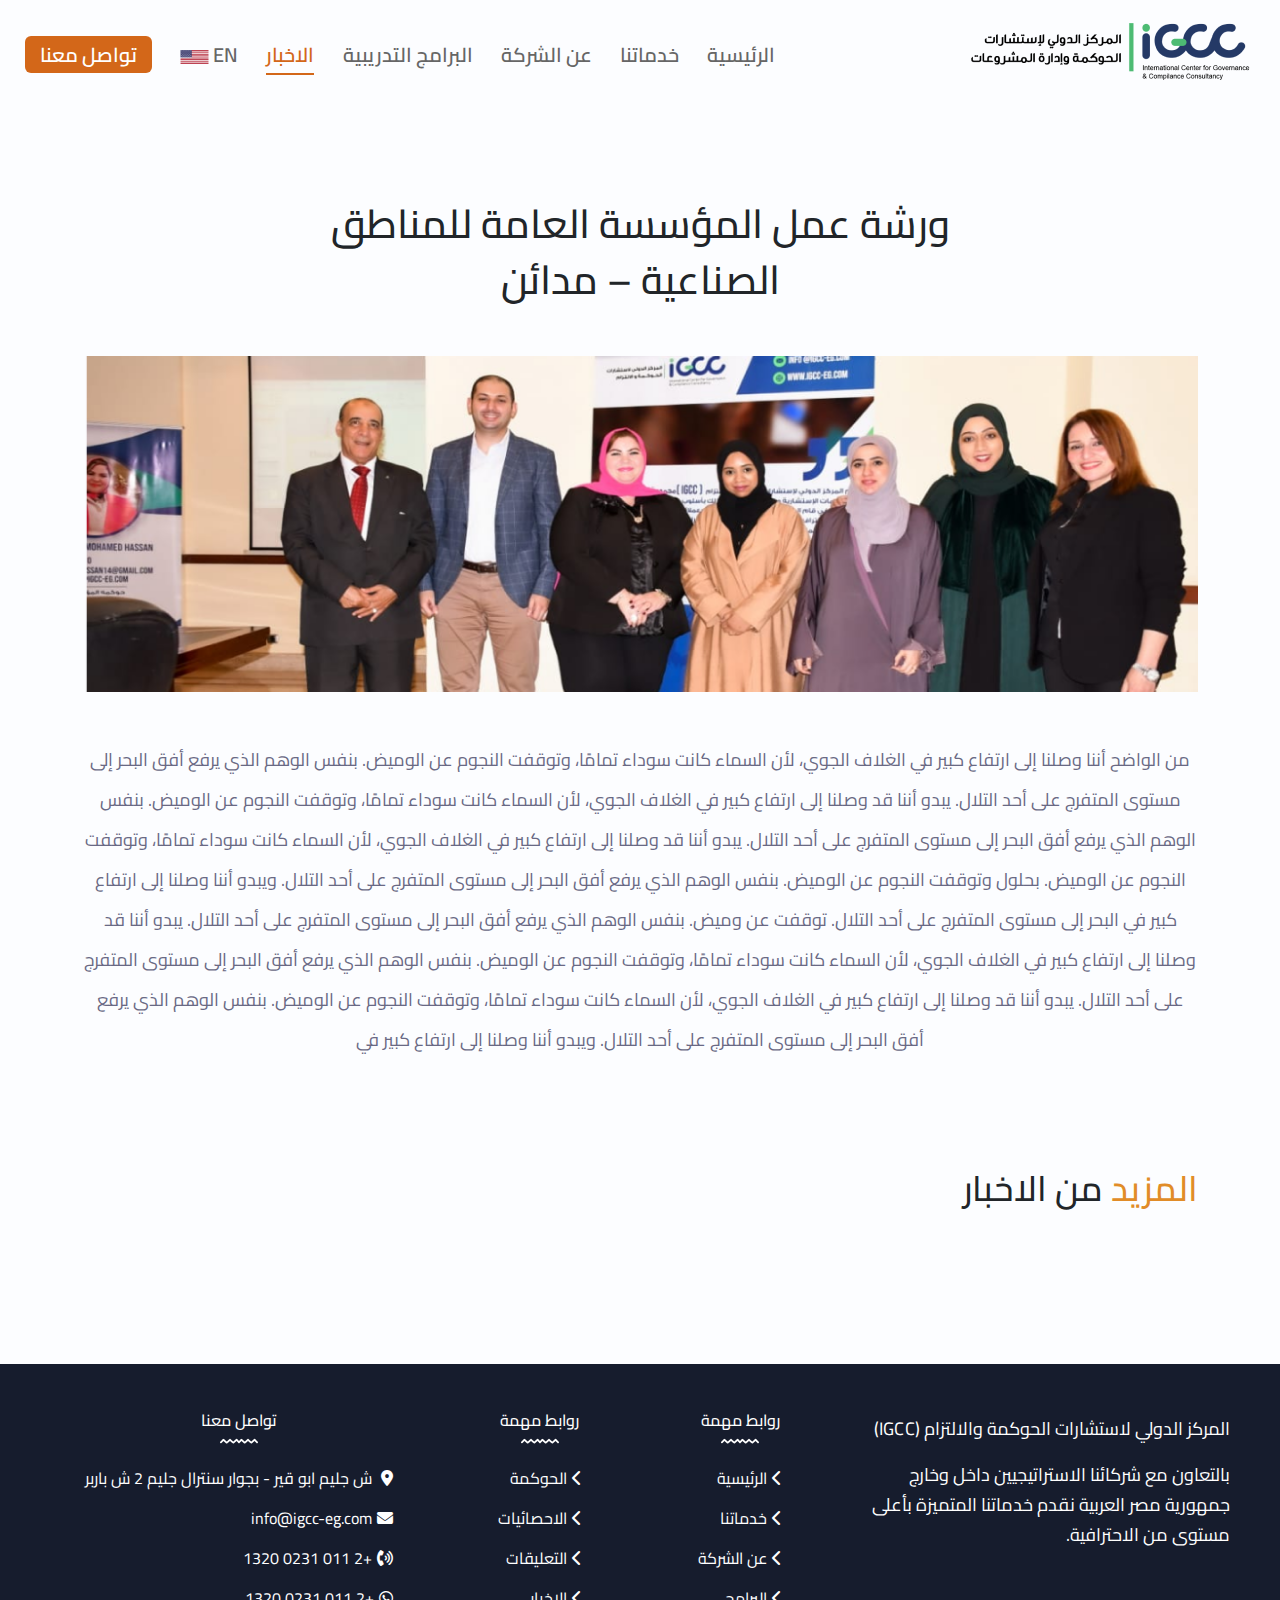
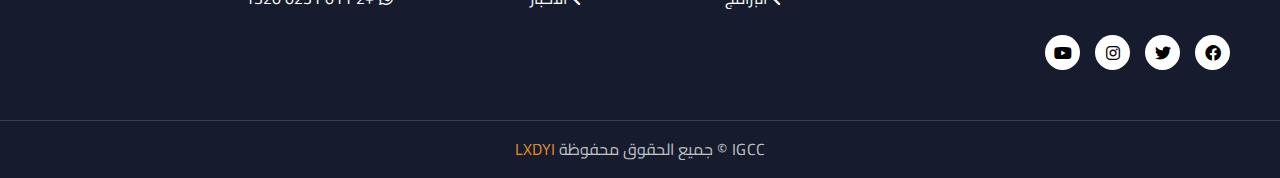
<file: public/RTL/news.html>
<!DOCTYPE html>
<html lang="en">
<head>
    <meta charset="UTF-8">
    <meta name="viewport" content="width=device-width, initial-scale=1.0">
    <title>IGCC | News</title>
    <link rel="shortcut icon" href="../img/icon.png" type="image/x-icon">
    <link rel="apple-touch-icon" href="../img/icon.png">

    <link rel="stylesheet" href="../css/bootstrap.min.css">
    <link rel="stylesheet" href="../css/all.min.css">
    <link rel="stylesheet" href="../css/owl.theme.default.min.css">
    <link rel="stylesheet" href="../css/owl.carousel.min.css">
    <link rel="stylesheet" href="../css/select2.min.css">
    <link rel="stylesheet" href="../css/rtl.css">

    <link rel="preconnect" href="https://fonts.googleapis.com">
    <link rel="preconnect" href="https://fonts.gstatic.com" crossorigin>
</head>
<body>
    <!-- ------- NAVEBAR ---------- -->
    <nav class="navbar inner_pages">
        <div class="menu">
            <ul class="d-none d-xl-flex">
                <li><a href="index.html">الرئيسية</a></li>
                <li><a href="services.html">خدماتنا</a></li>
                <li><a href="about.html">عن الشركة</a></li>
                <li><a href="programs.html">البرامج التدريبية</a></li>
                <li><a href="news.html" class="active_link">الاخبار</a></li>
                <li><a href="../LTR/index.html">EN <img src="../img/US.png" style="width: 29px;" alt=""></a></li>
                <li><a id="contactLink" class="contact_menu">تواصل معنا</a></li>
            </ul>
            <button id="open-nav" class="open-menu d-xl-none border-0">
                <i class="fa-solid fa-bars"></i>
            </button>
            <a href="../LTR/index.html" class="lang d-xl-none">EN <img src="../img/US.png" style="width: 29px;" alt=""></a>
        </div>
        <figure id="logo_menu">
            <a href="index.html">
                <img src="../img/logo-2.png" class="img-fluid" alt="" title="IGCC">
            </a>
        </figure>
    </nav>
    <!-- ------- RESPONSIVE SIDEBAR ---------- -->
    <nav id="sidenavResponsive" class="">
        <div class="d-flex justify-content-between align-items-center">
            <p class="title">القائمة الرئيسية</p>
            <button class="border-0" id="close"><i class="fas fa-xmark"></i></button>
        </div>
        <ul class="menu">
            <li><a href="index.html">الرئيسية</a></li>
            <li><a href="services.html">خدماتنا</a></li>
            <li><a href="about.html">عن الشركة</a></li>
            <li><a href="programs.html">البرامج التدريبية</a></li>
            <li><a href="news.html" class="active_link">الاخبار</a></li>
            <li><a id="contactLink" class="contact_menu">تواصل معنا</a></li>
            <li><a href="../LTR/index.html" class="lang">EN <img src="../img/US.png" style="width: 29px;" alt=""></a></li>
        </ul>
    </nav> 
    
    <main class="inner_page">
        <div id="background_overlay"></div>
        <section class="news_page container">
            <div class="row">
                <div class="col-12 d-flex justify-content-center">
                    <h3 class="section_title text-center mb-5">ورشة عمل المؤسسة العامة للمناطق الصناعية – مدائن</h3>
                </div>
                <div class="col-12 d-flex justify-content-center">
                    <img src="../img/news.png" class="img-fluid" alt="">
                </div>
                <div class="col-12 d-flex justify-content-center mt-5">
                    <p class="text-center">من الواضح أننا وصلنا إلى ارتفاع كبير في الغلاف الجوي، لأن السماء كانت سوداء تمامًا، وتوقفت النجوم عن الوميض. بنفس الوهم الذي يرفع أفق البحر إلى مستوى المتفرج على أحد التلال. يبدو أننا قد وصلنا إلى ارتفاع كبير في الغلاف الجوي، لأن السماء كانت سوداء تمامًا، وتوقفت النجوم عن الوميض. بنفس الوهم الذي يرفع أفق البحر إلى مستوى المتفرج على أحد التلال. يبدو أننا قد وصلنا إلى ارتفاع كبير في الغلاف الجوي، لأن السماء كانت سوداء تمامًا، وتوقفت النجوم عن الوميض. بحلول وتوقفت النجوم عن الوميض. بنفس الوهم الذي يرفع أفق البحر إلى مستوى المتفرج على أحد التلال. ويبدو أننا وصلنا إلى ارتفاع كبير في البحر إلى مستوى المتفرج على أحد التلال. توقفت عن وميض. بنفس الوهم الذي يرفع أفق البحر إلى مستوى المتفرج على أحد التلال. يبدو أننا قد وصلنا إلى ارتفاع كبير في الغلاف الجوي، لأن السماء كانت سوداء تمامًا، وتوقفت النجوم عن الوميض. بنفس الوهم الذي يرفع أفق البحر إلى مستوى المتفرج على أحد التلال. يبدو أننا قد وصلنا إلى ارتفاع كبير في الغلاف الجوي، لأن السماء كانت سوداء تمامًا، وتوقفت النجوم عن الوميض. بنفس الوهم الذي يرفع أفق البحر إلى مستوى المتفرج على أحد التلال. ويبدو أننا وصلنا إلى ارتفاع كبير في</p>
                </div>
            </div>
        </section>
        <section class="news container">
            <h3 class="section_title mb-5"><span>المزيد</span> من الاخبار</h3>
            <div class="row"></div>
            <div class="owl-carousel owl-theme">
                <div class="item">
                    <figure>
                        <div class="date">
                            <h6>22</h6>
                            <p>july</p>
                        </div>
                        <img src="../img/News-1.png" class="img-fluid" alt="">
                        <figcaption>
                            <h5>ورشة عمل المؤسسة العامة</h5>
                            <p>وتأتي هذه الورشة بحضور مدراء دائرة الحوكمة والامتثال بمدينة المدائن الصناعية – مسقط وزيارتهم…</p>
                        </figcaption>
                    </figure>
                </div>
                <div class="item">
                    <figure>
                        <div class="date">
                            <h6>8</h6>
                            <p>march</p>
                        </div>
                        <img src="../img/News-2.png" class="img-fluid" alt="">
                        <figcaption>
                            <h5>ورشة عمل المؤسسة العامة</h5>
                            <p>وتأتي هذه الورشة بحضور مدراء دائرة الحوكمة والامتثال بمدينة المدائن الصناعية – مسقط وزيارتهم…</p>
                        </figcaption>
                    </figure>
                </div>
                <div class="item">
                    <figure>
                        <div class="date">
                            <h6>22</h6>
                            <p>july</p>
                        </div>
                        <img src="../img/News-3.png" class="img-fluid" alt="">
                        <figcaption>
                            <h5>ورشة عمل المؤسسة العامة</h5>
                            <p>وتأتي هذه الورشة بحضور مدراء دائرة الحوكمة والامتثال بمدينة المدائن الصناعية – مسقط وزيارتهم…</p>
                        </figcaption>
                    </figure>
                </div>
                <div class="item">
                    <figure>
                        <div class="date">
                            <h6>8</h6>
                            <p>march</p>
                        </div>
                        <img src="../img/News-2.png" class="img-fluid" alt="">
                        <figcaption>
                            <h5>ورشة عمل المؤسسة العامة</h5>
                            <p>وتأتي هذه الورشة بحضور مدراء دائرة الحوكمة والامتثال بمدينة المدائن الصناعية – مسقط وزيارتهم…</p>
                        </figcaption>
                    </figure>
                </div>
                <div class="item">
                    <figure>
                        <div class="date">
                            <h6>22</h6>
                            <p>july</p>
                        </div>
                        <img src="../img/News-3.png" class="img-fluid" alt="">
                        <figcaption>
                            <h5>ورشة عمل المؤسسة العامة</h5>
                            <p>وتأتي هذه الورشة بحضور مدراء دائرة الحوكمة والامتثال بمدينة المدائن الصناعية – مسقط وزيارتهم…</p>
                        </figcaption>
                    </figure>
                </div>
            </div>
        </section>
    </main>
    <footer>
        <div class="top_footer row">
            <div class="col-md-5 col-lg-4">
                <p>المركز الدولي لاستشارات الحوكمة والالتزام (IGCC)</p>
                <p class="pt-3">بالتعاون مع شركائنا الاستراتيجيين داخل وخارج جمهورية مصر العربية نقدم خدماتنا المتميزة بأعلى مستوى من الاحترافية.</p>
            </div>
            <div class="col-md-6 col-lg-2 links d-none d-lg-block">
                <h6 class="text-lg-center">روابط مهمة</h6>
                <div class="w-100 text-lg-center d-block">
                    <img src="../img/footer_border.png" alt="">
                </div>
                <div class="d-flex justify-content-center">
                    <ul>
                        <li><a href="index.html"><i class="fas fa-chevron-left"></i>الرئيسية</a></li>
                        <li><a href="services.html"><i class="fas fa-chevron-left"></i>خدماتنا</a></li>
                        <li><a href="about.html"><i class="fas fa-chevron-left"></i>عن الشركة</a></li>
                        <li><a href="programs.html"><i class="fas fa-chevron-left"></i>البرامج</a></li>
                    </ul>
                </div>
            </div>
            <div class="col-sm-4 col-md-2 col-lg-2 links mt-5 mt-md-0">
                <h6 class="text-lg-center">روابط مهمة</h6>
                <div class="w-100 text-lg-center d-block">
                    <img src="../img/footer_border.png" alt="">
                </div>
                <div class="d-lg-flex justify-content-center">
                    <ul>
                        <li><a href=""><i class="fas fa-chevron-left"></i>الحوكمة</a></li>
                        <li><a href=""><i class="fas fa-chevron-left"></i>الاحصائيات</a></li>
                        <li><a href=""><i class="fas fa-chevron-left"></i>التعليقات</a></li>
                        <li><a href="news.html"><i class="fas fa-chevron-left"></i>الاخبار</a></li>
                    </ul>
                </div>
            </div>
            <div class="col-sm-8 col-md-5 col-lg-4 links mt-5 mt-md-0">
                <h6 class="text-lg-center">تواصل معنا</h6>
                <div class="w-100 text-lg-center d-block">
                    <img src="../img/footer_border.png" alt="">
                </div>
                <div class="d-flex justify-content-center">
                    <ul>
                        <li><a href="#"><i class="fas fa-location-dot"></i> ش جليم ابو قير - بجوار سنترال جليم 2 ش باربر</a></li>
                        <li><a href="info@igcc-eg.com"><i class="fas fa-envelope"></i>info@igcc-eg.com</a></li>
                        <li><a href="tel:201102311320"><i class="fas fa-phone-volume"></i>+2 011 0231 1320 </a></li>
                        <li><a href="https://api.whatsapp.com/send/?phone=201102311320&text&type=phone_number&app_absent=0" target="_blank">
                            <i class="fa-brands fa-whatsapp"></i>+2 011 0231 1320 </a>
                        </li>
                    </ul>
                </div>
            </div>
            <div class="col-12 mt-4 d-flex social">
                <a href="#"><i class="fa-brands fa-facebook"></i></a>
                <a href="#"><i class="fa-brands fa-twitter"></i></a>
                <a href="#"><i class="fa-brands fa-instagram"></i></a>
                <a href="#"><i class="fa-brands fa-youtube"></i></a>
            </div>
        </div>
        <div class="bottom_footer">
            <p>IGCC © جميع الحقوق محفوظة <a href="https://lxdyi.com/">LXDYI</a></p>
        </div>
    </footer>

    <script src="https://cdnjs.cloudflare.com/ajax/libs/jquery/3.6.4/jquery.min.js" integrity="sha512-pumBsjNRGGqkPzKHndZMaAG+bir374sORyzM3uulLV14lN5LyykqNk8eEeUlUkB3U0M4FApyaHraT65ihJhDpQ==" crossorigin="anonymous" referrerpolicy="no-referrer"></script>
    <script src="https://cdnjs.cloudflare.com/ajax/libs/popper.js/2.11.7/umd/popper.min.js" integrity="sha512-uaZ0UXmB7NHxAxQawA8Ow2wWjdsedpRu7nJRSoI2mjnwtY8V5YiCWavoIpo1AhWPMLiW5iEeavmA3JJ2+1idUg==" crossorigin="anonymous" referrerpolicy="no-referrer"></script>
    <script src="../js/bootstrap.min.js"></script>
    <script src="../js/owl.carousel.min.js"></script>
    <script src="../js/select2.min.js"></script>
    <script src="../js/rtl.js"></script>

    <script>
        var hostname = window.location.hostname;
        var port = window.location.port
        document.getElementById("contactLink").href = "http://" + hostname + ":" +  port + "/contact/ar";
    </script>
</body>
</html>
</file>
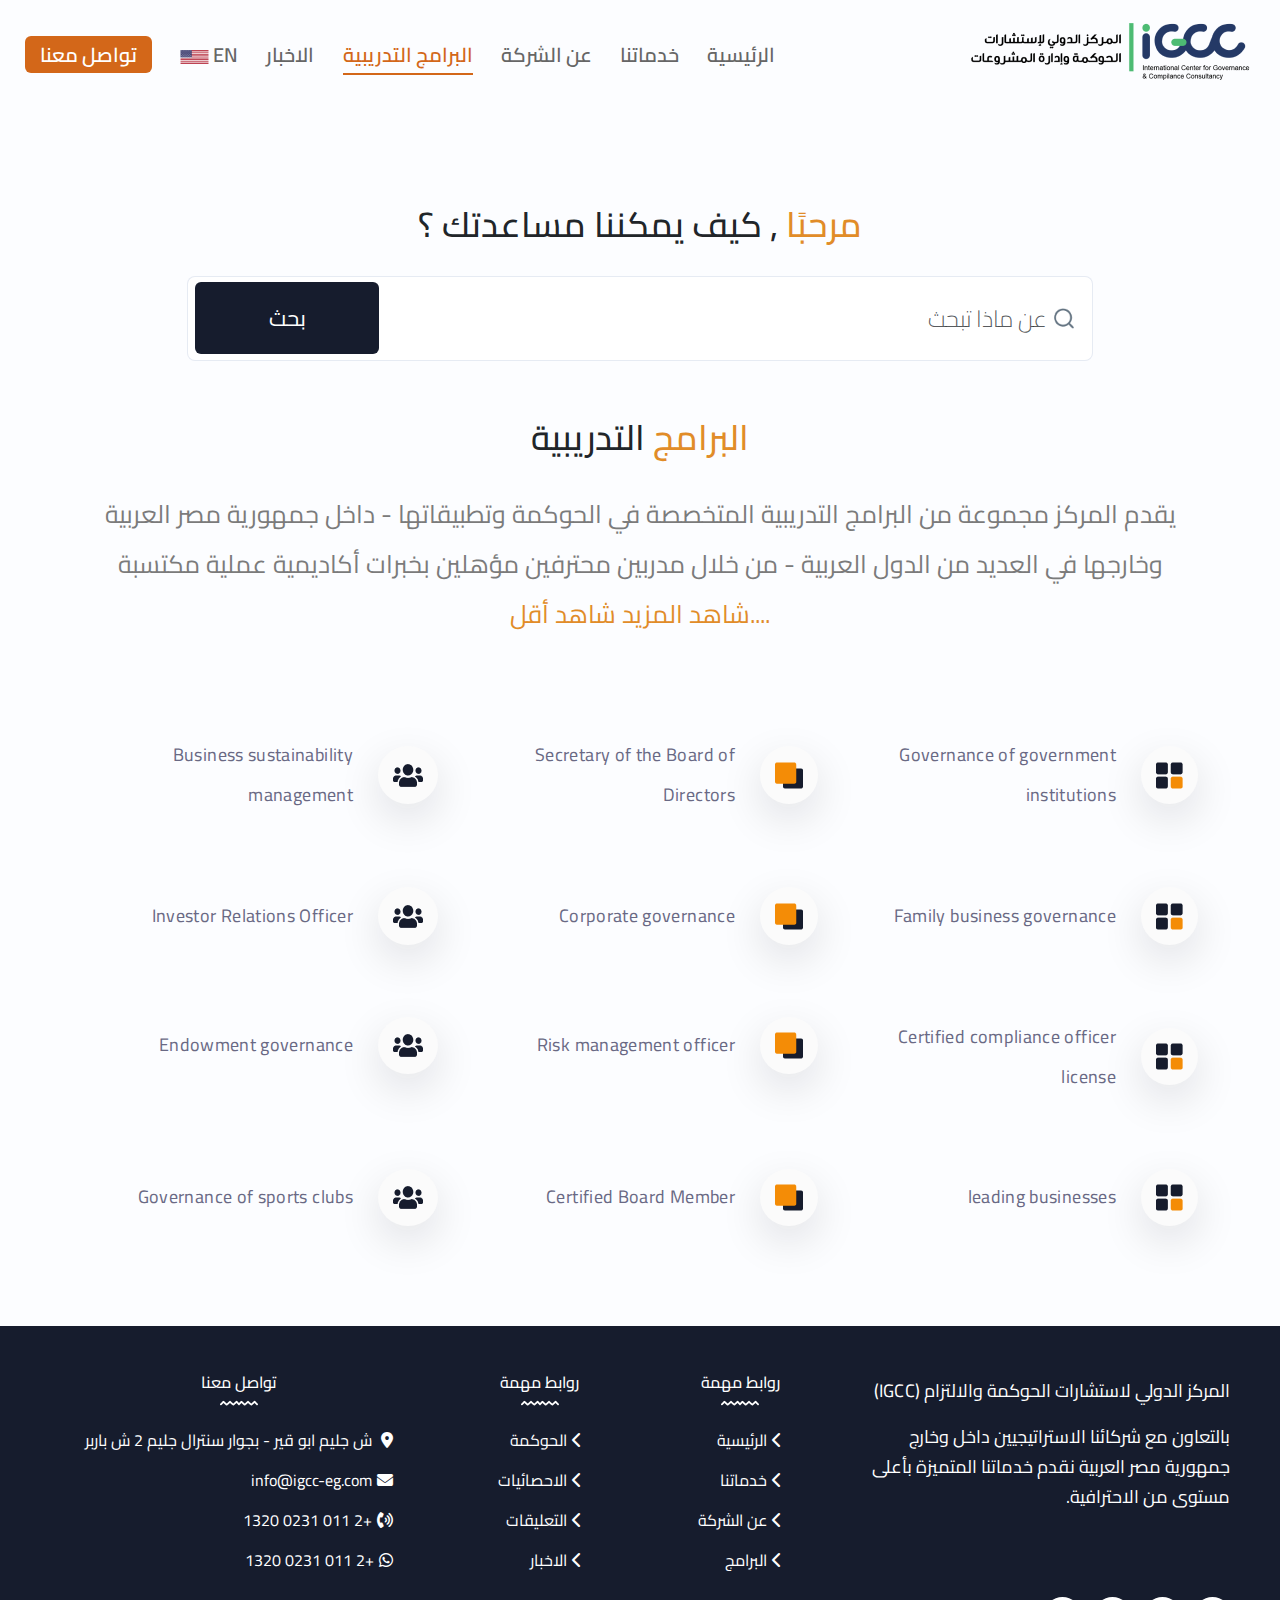
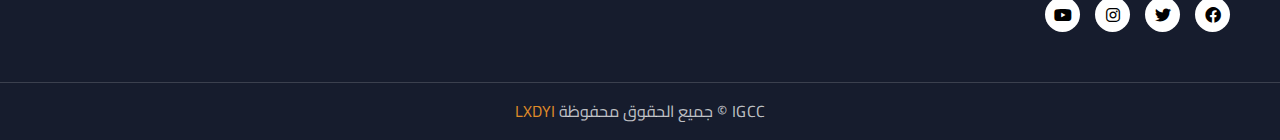
<file: public/RTL/programs.html>
<!DOCTYPE html>
<html lang="en">
<head>
    <meta charset="UTF-8">
    <meta name="viewport" content="width=device-width, initial-scale=1.0">
    <title>IGCC | Programs</title>
    <link rel="shortcut icon" href="../img/icon.png" type="image/x-icon">
    <link rel="apple-touch-icon" href="../img/icon.png">

    <link rel="stylesheet" href="../css/bootstrap.min.css">
    <link rel="stylesheet" href="../css/all.min.css">
    <link rel="stylesheet" href="../css/owl.theme.default.min.css">
    <link rel="stylesheet" href="../css/owl.carousel.min.css">
    <link rel="stylesheet" href="../css/select2.min.css">
    <link rel="stylesheet" href="../css/rtl.css">

    <link rel="preconnect" href="https://fonts.googleapis.com">
    <link rel="preconnect" href="https://fonts.gstatic.com" crossorigin>
</head>
<body>
    <!-- ------- NAVEBAR ---------- -->
    <nav class="navbar inner_pages">
        <div class="menu">
            <ul class="d-none d-xl-flex">
                <li><a href="index.html">الرئيسية</a></li>
                <li><a href="services.html">خدماتنا</a></li>
                <li><a href="about.html">عن الشركة</a></li>
                <li><a href="programs.html" class="active_link">البرامج التدريبية</a></li>
                <li><a href="news.html">الاخبار</a></li>
                <li><a href="../LTR/index.html">EN <img src="../img/US.png" style="width: 29px;" alt=""></a></li>
                <li><a id="contactLink" class="contact_menu">تواصل معنا</a></li>
            </ul>
            <button id="open-nav" class="open-menu d-xl-none border-0">
                <i class="fa-solid fa-bars"></i>
            </button>
            <a href="../LTR/index.html" class="lang d-xl-none">EN <img src="../img/US.png" style="width: 29px;" alt=""></a>
        </div>
        <figure id="logo_menu">
            <a href="index.html">
                <img src="../img/logo-2.png" class="img-fluid" alt="" title="IGCC">
            </a>
        </figure>
    </nav>
    <!-- ------- RESPONSIVE SIDEBAR ---------- -->
    <nav id="sidenavResponsive" class="">
        <div class="d-flex justify-content-between align-items-center">
            <p class="title">القائمة الرئيسية</p>
            <button class="border-0" id="close"><i class="fas fa-xmark"></i></button>
        </div>
        <ul class="menu">
            <li><a href="index.html">الرئيسية</a></li>
            <li><a href="services.html">خدماتنا</a></li>
            <li><a href="about.html">عن الشركة</a></li>
            <li><a href="programs.html" class="active_link">البرامج التدريبية</a></li>
            <li><a href="news.html">الاخبار</a></li>
            <li><a id="contactLink" class="contact_menu">تواصل معنا</a></li>
            <li><a href="../LTR/index.html" class="lang">EN <img src="../img/US.png" style="width: 29px;" alt=""></a></li>
        </ul>
    </nav> 
    
    <main class="inner_page">
        <div id="background_overlay"></div>
        <section class="services_page services container">
            <h3 class="section_title text-center"> <span>مرحبًا</span> , كيف يمكننا مساعدتك ؟ </h3>
            <div class="form-horizontal form-label-left mt-4 d-flex justify-content-center">
                <div id="form_search" class="row" style="position: relative; width: 930px;">
                    <div class="form-group col-12 mb-4 d-flex justify-content-center">
                        <input type="search" class="form-control" id="search_input" placeholder="عن ماذا تبحث ">
                    </div>
                    <div class="buttons mb-4 d-flex justify-content-end">
                        <button class="search_btn more_btn" id="searchButton">بحث</button>
                    </div>
                </div>
            </div>
            <h3 class="section_title text-center"> <span>البرامج</span> التدريبية</h3>
            <p class="paragraph text-center mb-4 mt-4">
                <span class="paragraph_content">يقدم المركز مجموعة من البرامج التدريبية المتخصصة في الحوكمة وتطبيقاتها - داخل جمهورية مصر العربية وخارجها في العديد من الدول العربية - من خلال مدربين محترفين مؤهلين بخبرات أكاديمية عملية مكتسبة</span>
                <span class="btns" id="showButton" style="cursor: pointer;">....شاهد المزيد</span>
                <span class="btns" id="hideButton" style="cursor: pointer;">شاهد أقل</span>
            </p>
            <div class="row content governance">
                <div class="col-lg-4 col-md-6 mt-5">
                    <figure class="d-flex align-items-center mt-4">
                        <div class="icon">
                            <img src="../img/Governance-1.png" alt="">
                        </div>
                        <figcaption>
                            <p class="search_title">Governance of government institutions</p>
                        </figcaption>
                    </figure>
                </div>
                <div class="col-lg-4 col-md-6 mt-5">
                    <figure class="d-flex align-items-center mt-4">
                        <div class="icon">
                            <img src="../img/Governance-2.png" alt="">
                        </div>
                        <figcaption>
                            <p class="search_title">Secretary of the Board of Directors</p>
                        </figcaption>
                    </figure>
                </div>
                <div class="col-lg-4 col-md-6 mt-5">
                    <figure class="d-flex align-items-center mt-4">
                        <div class="icon">
                            <img src="../img/Governance-3.png" alt="">
                        </div>
                        <figcaption>
                            <p class="search_title">Business sustainability management</p>
                        </figcaption>
                    </figure>
                </div>
                <div class="col-lg-4 col-md-6 mt-5">
                    <figure class="d-flex align-items-center mt-4">
                        <div class="icon">
                            <img src="../img/Governance-1.png" alt="">
                        </div>
                        <figcaption>
                            <p class="search_title">Family business governance</p>
                        </figcaption>
                    </figure>
                </div>
                <div class="col-lg-4 col-md-6 mt-5">
                    <figure class="d-flex align-items-center mt-4">
                        <div class="icon">
                            <img src="../img/Governance-2.png" alt="">
                        </div>
                        <figcaption>
                            <p class="search_title">Corporate governance</p>
                        </figcaption>
                    </figure>
                </div>
                <div class="col-lg-4 col-md-6 mt-5">
                    <figure class="d-flex align-items-center mt-4">
                        <div class="icon">
                            <img src="../img/Governance-3.png" alt="">
                        </div>
                        <figcaption>
                            <p class="search_title">Investor Relations Officer</p>
                        </figcaption>
                    </figure>
                </div>
                <div class="col-lg-4 col-md-6 mt-5">
                    <figure class="d-flex align-items-center mt-4">
                        <div class="icon">
                            <img src="../img/Governance-1.png" alt="">
                        </div>
                        <figcaption>
                            <p class="search_title">Certified compliance officer license</p>
                        </figcaption>
                    </figure>
                </div>
                <div class="col-lg-4 col-md-6 mt-5">
                    <figure class="d-flex align-items-center mt-4">
                        <div class="icon">
                            <img src="../img/Governance-2.png" alt="">
                        </div>
                        <figcaption>
                            <p class="search_title">Risk management officer</p>
                        </figcaption>
                    </figure>
                </div>
                <div class="col-lg-4 col-md-6 mt-5">
                    <figure class="d-flex align-items-center mt-4">
                        <div class="icon">
                            <img src="../img/Governance-3.png" alt="">
                        </div>
                        <figcaption>
                            <p class="search_title">Endowment governance</p>
                        </figcaption>
                    </figure>
                </div>
                <div class="col-lg-4 col-md-6 mt-5">
                    <figure class="d-flex align-items-center mt-4">
                        <div class="icon">
                            <img src="../img/Governance-1.png" alt="">
                        </div>
                        <figcaption>
                            <p class="search_title">leading businesses</p>
                        </figcaption>
                    </figure>
                </div>
                <div class="col-lg-4 col-md-6 mt-5">
                    <figure class="d-flex align-items-center mt-4">
                        <div class="icon">
                            <img src="../img/Governance-2.png" alt="">
                        </div>
                        <figcaption>
                            <p class="search_title">Certified Board Member</p>
                        </figcaption>
                    </figure>
                </div>
                <div class="col-lg-4 col-md-6 mt-5">
                    <figure class="d-flex align-items-center mt-4">
                        <div class="icon">
                            <img src="../img/Governance-3.png" alt="">
                        </div>
                        <figcaption>
                            <p class="search_title">Governance of sports clubs</p>
                        </figcaption>
                    </figure>
                </div>
            </div>
        </section>
    </main>
    <footer>
        <div class="top_footer row">
            <div class="col-md-5 col-lg-4">
                <p>المركز الدولي لاستشارات الحوكمة والالتزام (IGCC)</p>
                <p class="pt-3">بالتعاون مع شركائنا الاستراتيجيين داخل وخارج جمهورية مصر العربية نقدم خدماتنا المتميزة بأعلى مستوى من الاحترافية.</p>
            </div>
            <div class="col-md-6 col-lg-2 links d-none d-lg-block">
                <h6 class="text-lg-center">روابط مهمة</h6>
                <div class="w-100 text-lg-center d-block">
                    <img src="../img/footer_border.png" alt="">
                </div>
                <div class="d-flex justify-content-center">
                    <ul>
                        <li><a href="index.html"><i class="fas fa-chevron-left"></i>الرئيسية</a></li>
                        <li><a href="services.html"><i class="fas fa-chevron-left"></i>خدماتنا</a></li>
                        <li><a href="about.html"><i class="fas fa-chevron-left"></i>عن الشركة</a></li>
                        <li><a href="programs.html"><i class="fas fa-chevron-left"></i>البرامج</a></li>
                    </ul>
                </div>
            </div>
            <div class="col-sm-4 col-md-2 col-lg-2 links mt-5 mt-md-0">
                <h6 class="text-lg-center">روابط مهمة</h6>
                <div class="w-100 text-lg-center d-block">
                    <img src="../img/footer_border.png" alt="">
                </div>
                <div class="d-lg-flex justify-content-center">
                    <ul>
                        <li><a href=""><i class="fas fa-chevron-left"></i>الحوكمة</a></li>
                        <li><a href=""><i class="fas fa-chevron-left"></i>الاحصائيات</a></li>
                        <li><a href=""><i class="fas fa-chevron-left"></i>التعليقات</a></li>
                        <li><a href="news.html"><i class="fas fa-chevron-left"></i>الاخبار</a></li>
                    </ul>
                </div>
            </div>
            <div class="col-sm-8 col-md-5 col-lg-4 links mt-5 mt-md-0">
                <h6 class="text-lg-center">تواصل معنا</h6>
                <div class="w-100 text-lg-center d-block">
                    <img src="../img/footer_border.png" alt="">
                </div>
                <div class="d-flex justify-content-center">
                    <ul>
                        <li><a href="#"><i class="fas fa-location-dot"></i> ش جليم ابو قير - بجوار سنترال جليم 2 ش باربر</a></li>
                        <li><a href="info@igcc-eg.com"><i class="fas fa-envelope"></i>info@igcc-eg.com</a></li>
                        <li><a href="tel:201102311320"><i class="fas fa-phone-volume"></i>+2 011 0231 1320 </a></li>
                        <li><a href="https://api.whatsapp.com/send/?phone=201102311320&text&type=phone_number&app_absent=0" target="_blank">
                            <i class="fa-brands fa-whatsapp"></i>+2 011 0231 1320 </a>
                        </li>
                    </ul>
                </div>
            </div>
            <div class="col-12 mt-4 d-flex social">
                <a href="#"><i class="fa-brands fa-facebook"></i></a>
                <a href="#"><i class="fa-brands fa-twitter"></i></a>
                <a href="#"><i class="fa-brands fa-instagram"></i></a>
                <a href="#"><i class="fa-brands fa-youtube"></i></a>
            </div>
        </div>
        <div class="bottom_footer">
            <p>IGCC © جميع الحقوق محفوظة <a href="https://lxdyi.com/">LXDYI</a></p>
        </div>
    </footer>

    <script src="https://cdnjs.cloudflare.com/ajax/libs/jquery/3.6.4/jquery.min.js" integrity="sha512-pumBsjNRGGqkPzKHndZMaAG+bir374sORyzM3uulLV14lN5LyykqNk8eEeUlUkB3U0M4FApyaHraT65ihJhDpQ==" crossorigin="anonymous" referrerpolicy="no-referrer"></script>
    <script src="https://cdnjs.cloudflare.com/ajax/libs/popper.js/2.11.7/umd/popper.min.js" integrity="sha512-uaZ0UXmB7NHxAxQawA8Ow2wWjdsedpRu7nJRSoI2mjnwtY8V5YiCWavoIpo1AhWPMLiW5iEeavmA3JJ2+1idUg==" crossorigin="anonymous" referrerpolicy="no-referrer"></script>
    <script src="../js/bootstrap.min.js"></script>
    <script src="../js/owl.carousel.min.js"></script>
    <script src="../js/select2.min.js"></script>
    <script src="../js/rtl.js"></script>

    <script>
        var hostname = window.location.hostname;
        var port = window.location.port
        document.getElementById("contactLink").href = "http://" + hostname + ":" +  port + "/contact/ar";
    </script>
</body>
</html>
</file>
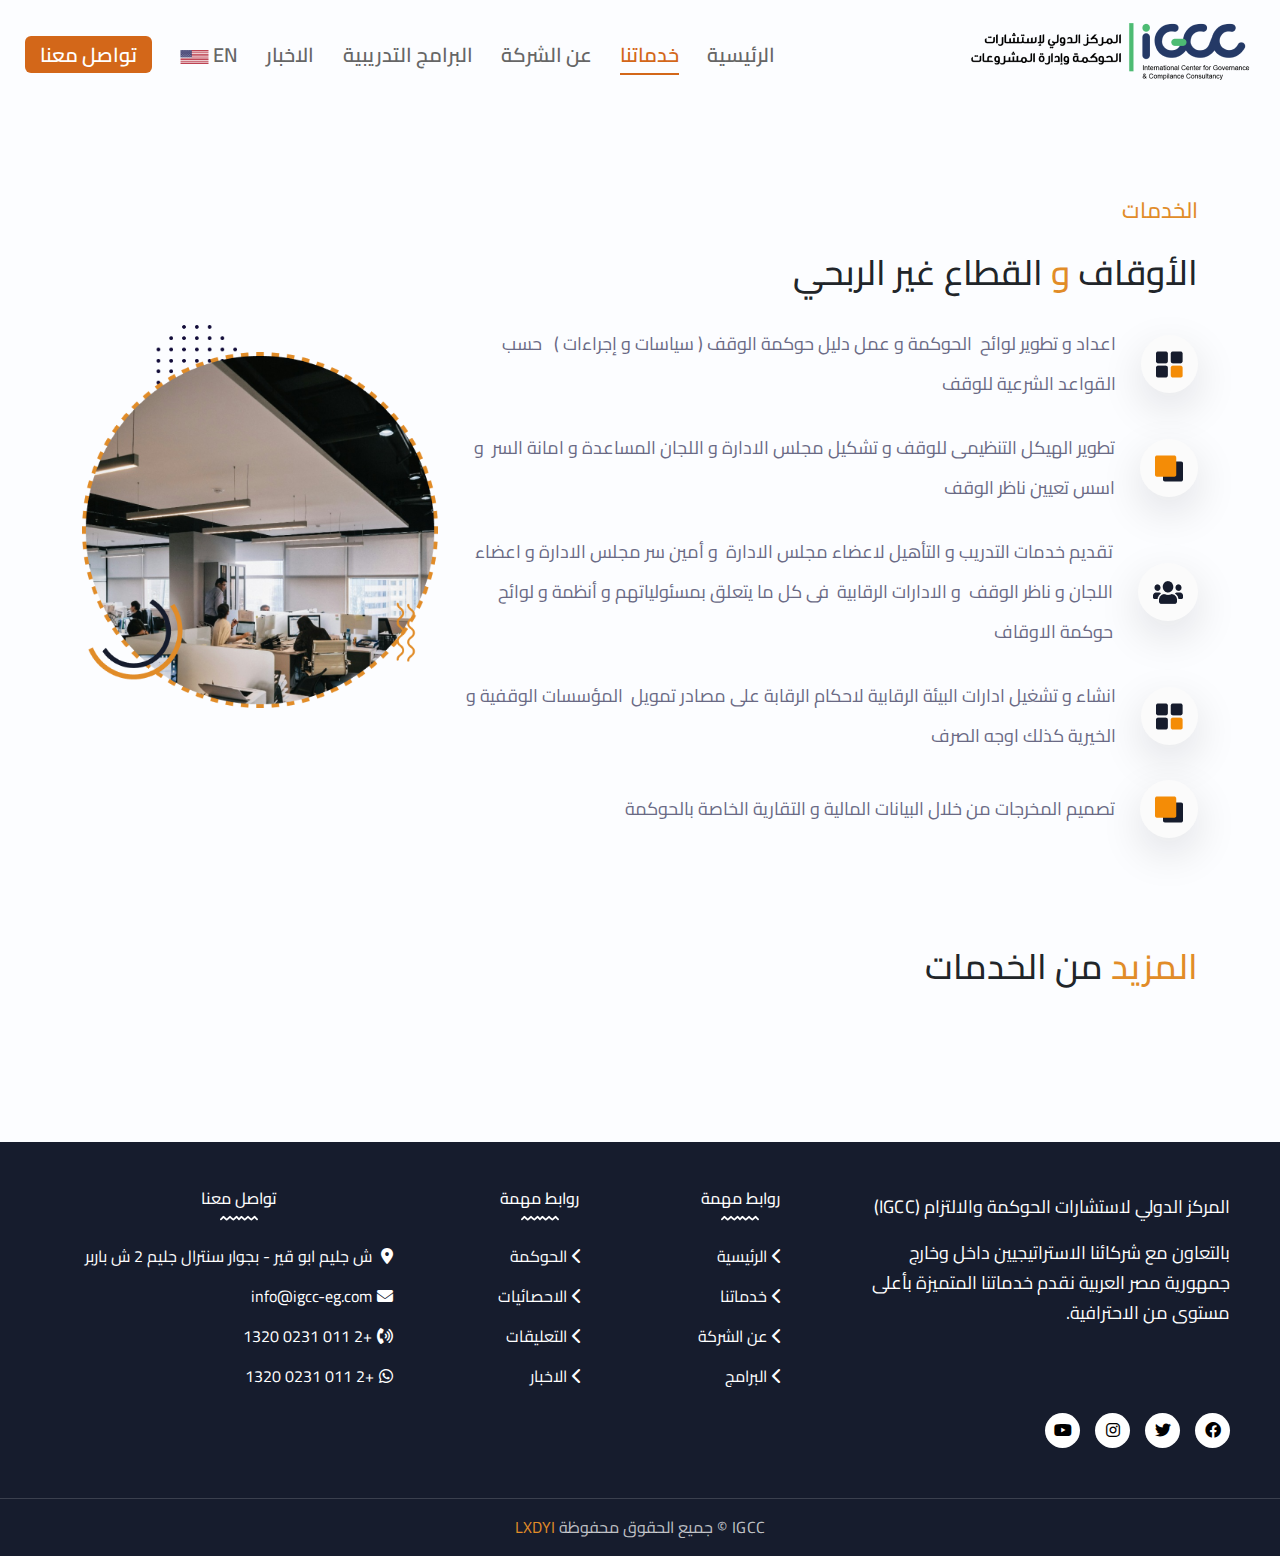
<file: public/RTL/services-details.html>
<!DOCTYPE html>
<html lang="en">
<head>
    <meta charset="UTF-8">
    <meta name="viewport" content="width=device-width, initial-scale=1.0">
    <title>IGCC | Services Details</title>
    <link rel="shortcut icon" href="../img/icon.png" type="image/x-icon">
    <link rel="apple-touch-icon" href="../img/icon.png">

    <link rel="stylesheet" href="../css/bootstrap.min.css">
    <link rel="stylesheet" href="../css/all.min.css">
    <link rel="stylesheet" href="../css/owl.theme.default.min.css">
    <link rel="stylesheet" href="../css/owl.carousel.min.css">
    <link rel="stylesheet" href="../css/select2.min.css">
    <link rel="stylesheet" href="../css/rtl.css">

    <link rel="preconnect" href="https://fonts.googleapis.com">
    <link rel="preconnect" href="https://fonts.gstatic.com" crossorigin>
</head>
<body>
    <!-- ------- NAVEBAR ---------- -->
    <nav class="navbar inner_pages">
        <div class="menu">
            <ul class="d-none d-xl-flex">
                <li><a href="index.html">الرئيسية</a></li>
                <li><a href="services.html" class="active_link">خدماتنا</a></li>
                <li><a href="about.html">عن الشركة</a></li>
                <li><a href="programs.html">البرامج التدريبية</a></li>
                <li><a href="news.html">الاخبار</a></li>
                <li><a href="../LTR/index.html">EN <img src="../img/US.png" style="width: 29px;" alt=""></a></li>
                <li><a id="contactLink" class="contact_menu">تواصل معنا</a></li>
            </ul>
            <button id="open-nav" class="open-menu d-xl-none border-0">
                <i class="fa-solid fa-bars"></i>
            </button>
            <a href="../LTR/index.html" class="lang d-xl-none">EN <img src="../img/US.png" style="width: 29px;" alt=""></a>
        </div>
        <figure id="logo_menu">
            <a href="index.html">
                <img src="../img/logo-2.png" class="img-fluid" alt="" title="IGCC">
            </a>
        </figure>
    </nav>
    <!-- ------- RESPONSIVE SIDEBAR ---------- -->
    <nav id="sidenavResponsive" class="">
        <div class="d-flex justify-content-between align-items-center">
            <p class="title">القائمة الرئيسية</p>
            <button class="border-0" id="close"><i class="fas fa-xmark"></i></button>
        </div>
        <ul class="menu">
            <li><a href="index.html">الرئيسية</a></li>
            <li><a href="services.html" class="active_link">خدماتنا</a></li>
            <li><a href="about.html">عن الشركة</a></li>
            <li><a href="programs.html">البرامج التدريبية</a></li>
            <li><a href="news.html">الاخبار</a></li>
            <li><a id="contactLink" class="contact_menu">تواصل معنا</a></li>
            <li><a href="../LTR/index.html" class="lang">EN <img src="../img/US.png" style="width: 29px;" alt=""></a></li>
        </ul>
    </nav> 
    
    <main class="inner_page">
        <div id="background_overlay"></div>
        <section class="governance container">
            <div class="row">
                <div class="col-lg-8 fit_height">
                    <h6 class="section_title_sm w-100">الخدمات</h6>
                    <h3 class="section_title">الأوقاف <span>و</span> القطاع غير الربحي</h3>
                    <figure class="d-flex align-items-center mt-4">
                        <div class="icon">
                            <img src="../img/Governance-1.png" alt="">
                        </div>
                        <figcaption>
                            <p>اعداد و تطوير لوائح  الحوكمة و عمل دليل حوكمة الوقف ( سياسات و إجراءات )   حسب القواعد الشرعية للوقف</p>
                        </figcaption>
                    </figure>
                    <figure class="d-flex align-items-center mt-4">
                        <div class="icon">
                            <img src="../img/Governance-2.png" alt="">
                        </div>
                        <figcaption>
                            <p>تطوير الهيكل التنظيمى للوقف و تشكيل مجلس الادارة و اللجان المساعدة و امانة السر  و اسس تعيين ناظر الوقف</p>
                        </figcaption>
                    </figure>
                    <figure class="d-flex align-items-center mt-4">
                        <div class="icon">
                            <img src="../img/Governance-3.png" alt="">
                        </div>
                        <figcaption>
                            <p>تقديم خدمات التدريب و التأهيل لاعضاء مجلس الادارة  و أمين سر مجلس الادارة و اعضاء اللجان و ناظر الوقف  و الادارات الرقابية  فى كل ما يتعلق بمسئولياتهم و أنظمة و لوائح حوكمة الاوقاف</p>
                        </figcaption>
                    </figure>
                    <figure class="d-flex align-items-center mt-4">
                        <div class="icon">
                            <img src="../img/Governance-1.png" alt="">
                        </div>
                        <figcaption>
                            <p>انشاء و تشغيل ادارات البيئة الرقابية لاحكام الرقابة على مصادر تمويل  المؤسسات الوقفية و الخيرية كذلك اوجه الصرف</p>
                        </figcaption>
                    </figure>
                    <figure class="d-flex align-items-center mt-4">
                        <div class="icon">
                            <img src="../img/Governance-2.png" alt="">
                        </div>
                        <figcaption>
                            <p>تصميم المخرجات من خلال البيانات المالية و التقارية الخاصة بالحوكمة</p>
                        </figcaption>
                    </figure>
                </div>
                <div class="col-lg-4 mt-5 mt-lg-0 d-lg-flex justify-content-end align-items-center text-center">
                    <img src="../img/about-us.png" class="img-fluid" alt="">
                </div>
            </div>
        </section>
        <section class="services_details_page services container">
            <h3 class="section_title mb-5"> <span>المزيد</span> من الخدمات</h3>
            <div class="row"></div>
            <div class="owl-carousel owl-theme">
                <div class="item">
                    <div class="services_item service_bg fit_height py-4 px-3">
                        <figure>
                            <img src="../img/Services-icons.png" alt="">
                            <figcaption>
                                <h4>حوكمة المؤسسات الحكومية</h4>
                                <p>الوزارات و الهيئات و الشركات القابضة اعداد و تطوير لوائح  الحوكمة  حسب الانظمة…</p>
                                <a href="services-details.html" class="learn_btn">معرفة المزيد <i class="fas fa-arrow-left"></i></a>
                            </figcaption>
                        </figure>
                    </div>
                </div>
                <div class="item">
                    <div class="services_item service_border fit_height py-4 px-3">
                        <figure>
                            <img src="../img/Services-icons.png" alt="">
                            <figcaption>
                                <h4>الاوقاف و القطاع الغير ربحى</h4>
                                <p>اعداد و تطوير لوائح  الحوكمة و عمل دليل حوكمة الوقف سياسات و…</p>
                                <a href="services-details.html" class="learn_btn">معرفة المزيد <i class="fas fa-arrow-left"></i></a>
                            </figcaption>
                        </figure>
                    </div>
                </div>
                <div class="item">
                    <div class="services_item service_bg fit_height py-4 px-3">
                        <figure>
                            <img src="../img/Services-icons.png" alt="">
                            <figcaption>
                                <h4>حوكمة نظم المعلومات</h4>
                                <p>نقوم  بتحليل ومراجعة جاهزية   لتطبيق لوائح الحوكمة من الجانب التقني والخروج بتوصيات…</p>
                                <a href="services-details.html" class="learn_btn">معرفة المزيد <i class="fas fa-arrow-left"></i></a>
                            </figcaption>
                        </figure>
                    </div>
                </div>
                <div class="item">
                    <div class="services_item service_border fit_height py-4 px-3">
                        <figure>
                            <img src="../img/Services-icons.png" alt="">
                            <figcaption>
                                <h4>الشركات العائلية</h4>
                                <p>تقديم الحلول لحوكمة الشركات العائلية مع الحفاظ على هوية الشركة و مبادئها.....</p>
                                <a href="services-details.html" class="learn_btn">معرفة المزيد <i class="fas fa-arrow-left"></i></a>
                            </figcaption>
                        </figure>
                    </div>
                </div>
                <div class="item">
                    <div class="services_item service_bg fit_height py-4 px-3">
                        <figure>
                            <img src="../img/Services-icons.png" alt="">
                            <figcaption>
                                <h4>الشركات الخاصة</h4>
                                <p>( المساهمة المقيدة – المساهمة المغلقة – الشركات الصغيرة و المتوسطة) اعداد و…</p>
                                <a href="services-details.html" class="learn_btn">معرفة المزيد <i class="fas fa-arrow-left"></i></a>
                            </figcaption>
                        </figure>
                    </div>
                </div>
                <div class="item">
                    <div class="services_item service_border fit_height py-4 px-3">
                        <figure>
                            <img src="../img/Services-icons.png" alt="">
                            <figcaption>
                                <h4>الاندية الرياضية</h4>
                                <p>حوكمة مجلس الادارة و لجانة التنفيذية وفق لوائح الاندية الرياضية انشاء و تشغيل…</p>
                                <a href="services-details.html" class="learn_btn">معرفة المزيد <i class="fas fa-arrow-left"></i></a>
                            </figcaption>
                        </figure>
                    </div>
                </div>
            </div>
        </section>
    </main>
    <footer>
        <div class="top_footer row">
            <div class="col-md-5 col-lg-4">
                <p>المركز الدولي لاستشارات الحوكمة والالتزام (IGCC)</p>
                <p class="pt-3">بالتعاون مع شركائنا الاستراتيجيين داخل وخارج جمهورية مصر العربية نقدم خدماتنا المتميزة بأعلى مستوى من الاحترافية.</p>
            </div>
            <div class="col-md-6 col-lg-2 links d-none d-lg-block">
                <h6 class="text-lg-center">روابط مهمة</h6>
                <div class="w-100 text-lg-center d-block">
                    <img src="../img/footer_border.png" alt="">
                </div>
                <div class="d-flex justify-content-center">
                    <ul>
                        <li><a href="index.html"><i class="fas fa-chevron-left"></i>الرئيسية</a></li>
                        <li><a href="services.html"><i class="fas fa-chevron-left"></i>خدماتنا</a></li>
                        <li><a href="about.html"><i class="fas fa-chevron-left"></i>عن الشركة</a></li>
                        <li><a href="programs.html"><i class="fas fa-chevron-left"></i>البرامج</a></li>
                    </ul>
                </div>
            </div>
            <div class="col-sm-4 col-md-2 col-lg-2 links mt-5 mt-md-0">
                <h6 class="text-lg-center">روابط مهمة</h6>
                <div class="w-100 text-lg-center d-block">
                    <img src="../img/footer_border.png" alt="">
                </div>
                <div class="d-lg-flex justify-content-center">
                    <ul>
                        <li><a href=""><i class="fas fa-chevron-left"></i>الحوكمة</a></li>
                        <li><a href=""><i class="fas fa-chevron-left"></i>الاحصائيات</a></li>
                        <li><a href=""><i class="fas fa-chevron-left"></i>التعليقات</a></li>
                        <li><a href="news.html"><i class="fas fa-chevron-left"></i>الاخبار</a></li>
                    </ul>
                </div>
            </div>
            <div class="col-sm-8 col-md-5 col-lg-4 links mt-5 mt-md-0">
                <h6 class="text-lg-center">تواصل معنا</h6>
                <div class="w-100 text-lg-center d-block">
                    <img src="../img/footer_border.png" alt="">
                </div>
                <div class="d-flex justify-content-center">
                    <ul>
                        <li><a href="#"><i class="fas fa-location-dot"></i> ش جليم ابو قير - بجوار سنترال جليم 2 ش باربر</a></li>
                        <li><a href="info@igcc-eg.com"><i class="fas fa-envelope"></i>info@igcc-eg.com</a></li>
                        <li><a href="tel:201102311320"><i class="fas fa-phone-volume"></i>+2 011 0231 1320 </a></li>
                        <li><a href="https://api.whatsapp.com/send/?phone=201102311320&text&type=phone_number&app_absent=0" target="_blank">
                            <i class="fa-brands fa-whatsapp"></i>+2 011 0231 1320 </a>
                        </li>
                    </ul>
                </div>
            </div>
            <div class="col-12 mt-4 d-flex social">
                <a href="#"><i class="fa-brands fa-facebook"></i></a>
                <a href="#"><i class="fa-brands fa-twitter"></i></a>
                <a href="#"><i class="fa-brands fa-instagram"></i></a>
                <a href="#"><i class="fa-brands fa-youtube"></i></a>
            </div>
        </div>
        <div class="bottom_footer">
            <p>IGCC © جميع الحقوق محفوظة <a href="https://lxdyi.com/">LXDYI</a></p>
        </div>
    </footer>

    <script src="https://cdnjs.cloudflare.com/ajax/libs/jquery/3.6.4/jquery.min.js" integrity="sha512-pumBsjNRGGqkPzKHndZMaAG+bir374sORyzM3uulLV14lN5LyykqNk8eEeUlUkB3U0M4FApyaHraT65ihJhDpQ==" crossorigin="anonymous" referrerpolicy="no-referrer"></script>
    <script src="https://cdnjs.cloudflare.com/ajax/libs/popper.js/2.11.7/umd/popper.min.js" integrity="sha512-uaZ0UXmB7NHxAxQawA8Ow2wWjdsedpRu7nJRSoI2mjnwtY8V5YiCWavoIpo1AhWPMLiW5iEeavmA3JJ2+1idUg==" crossorigin="anonymous" referrerpolicy="no-referrer"></script>
    <script src="../js/bootstrap.min.js"></script>
    <script src="../js/owl.carousel.min.js"></script>
    <script src="../js/select2.min.js"></script>
    <script src="../js/rtl.js"></script>

    <script>
        var hostname = window.location.hostname;
        var port = window.location.port
        document.getElementById("contactLink").href = "http://" + hostname + ":" +  port + "/contact/ar";
    </script>
</body>
</html>
</file>
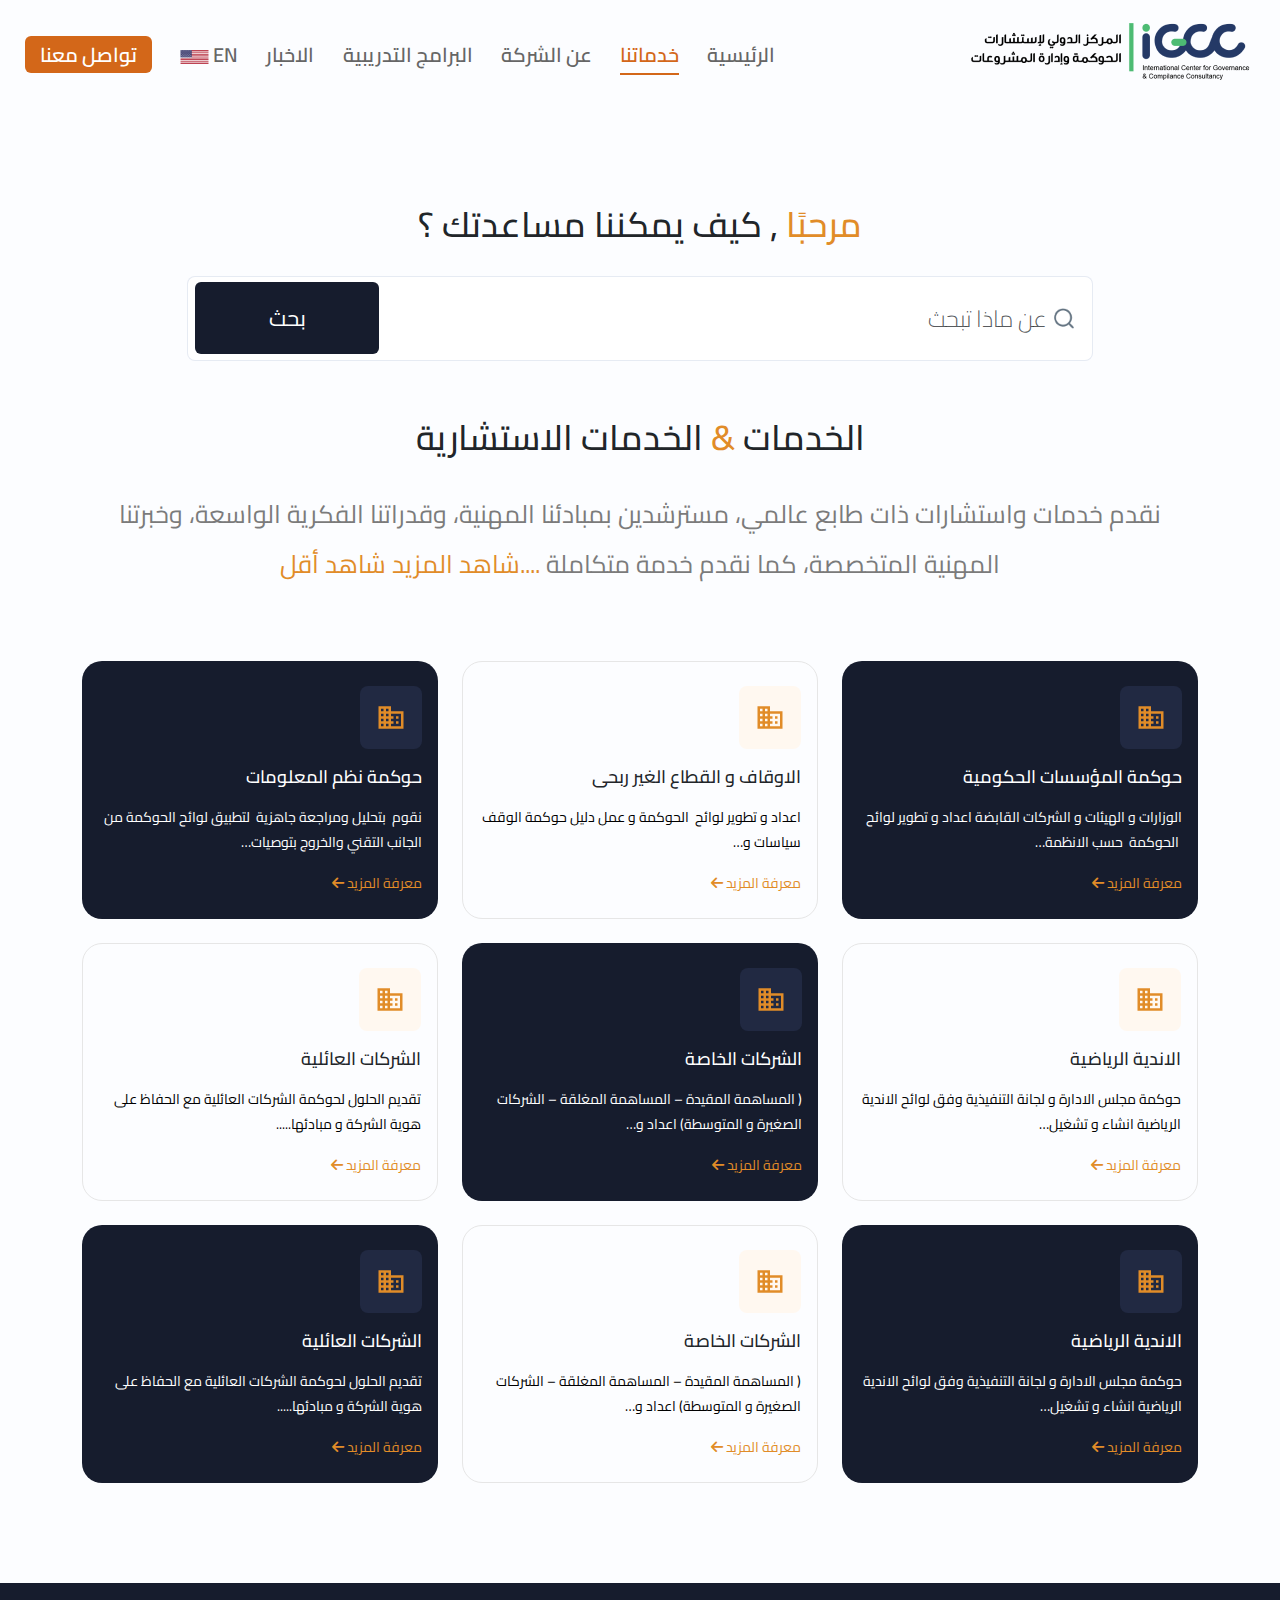
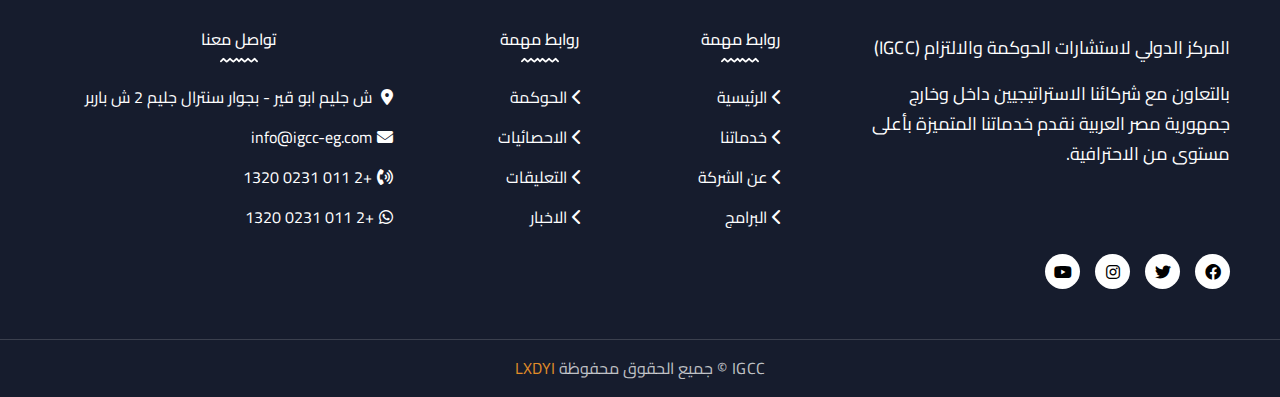
<file: public/RTL/services.html>
<!DOCTYPE html>
<html lang="en">
<head>
    <meta charset="UTF-8">
    <meta name="viewport" content="width=device-width, initial-scale=1.0">
    <title>IGCC | خدماتنا</title>
    <link rel="shortcut icon" href="../img/icon.png" type="image/x-icon">
    <link rel="apple-touch-icon" href="../img/icon.png">

    <link rel="stylesheet" href="../css/bootstrap.min.css">
    <link rel="stylesheet" href="../css/all.min.css">
    <link rel="stylesheet" href="../css/owl.theme.default.min.css">
    <link rel="stylesheet" href="../css/owl.carousel.min.css">
    <link rel="stylesheet" href="../css/select2.min.css">
    <link rel="stylesheet" href="../css/rtl.css">

    <link rel="preconnect" href="https://fonts.googleapis.com">
    <link rel="preconnect" href="https://fonts.gstatic.com" crossorigin>
</head>
<body>
    <!-- ------- NAVEBAR ---------- -->
    <nav class="navbar inner_pages">
        <div class="menu">
            <ul class="d-none d-xl-flex">
                <li><a href="index.html">الرئيسية</a></li>
                <li><a href="services.html" class="active_link">خدماتنا</a></li>
                <li><a href="about.html">عن الشركة</a></li>
                <li><a href="programs.html">البرامج التدريبية</a></li>
                <li><a href="news.html">الاخبار</a></li>
                <li><a href="../LTR/index.html">EN <img src="../img/US.png" style="width: 29px;" alt=""></a></li>
                <li><a id="contactLink" class="contact_menu">تواصل معنا</a></li>
            </ul>
            <button id="open-nav" class="open-menu d-xl-none border-0">
                <i class="fa-solid fa-bars"></i>
            </button>
            <a href="../LTR/index.html" class="lang d-xl-none">EN <img src="../img/US.png" style="width: 29px;" alt=""></a>
        </div>
        <figure id="logo_menu">
            <a href="index.html">
                <img src="../img/logo-2.png" class="img-fluid" alt="" title="IGCC">
            </a>
        </figure>
    </nav>
    <!-- ------- RESPONSIVE SIDEBAR ---------- -->
    <nav id="sidenavResponsive" class="">
        <div class="d-flex justify-content-between align-items-center">
            <p class="title">القائمة الرئيسية</p>
            <button class="border-0" id="close"><i class="fas fa-xmark"></i></button>
        </div>
        <ul class="menu">
            <li><a href="index.html">الرئيسية</a></li>
            <li><a href="services.html" class="active_link">خدماتنا</a></li>
            <li><a href="about.html">عن الشركة</a></li>
            <li><a href="programs.html">البرامج التدريبية</a></li>
            <li><a href="news.html">الاخبار</a></li>
            <li><a id="contactLink" class="contact_menu">تواصل معنا</a></li>
            <li><a href="../LTR/index.html" class="lang">EN <img src="../img/US.png" style="width: 29px;" alt=""></a></li>
        </ul>
    </nav> 
    
    <main class="inner_page">
        <div id="background_overlay"></div>
        <section class="services_page services container">
            <h3 class="section_title text-center"> <span>مرحبًا</span> , كيف يمكننا مساعدتك ؟ </h3>
            <div class="form-horizontal form-label-left mt-4 d-flex justify-content-center">
                <div id="form_search" class="row" style="position: relative; width: 930px;">
                    <div class="form-group col-12 mb-4 d-flex justify-content-center">
                        <input type="search" class="form-control" id="search_input" placeholder="عن ماذا تبحث ">
                    </div>
                    <div class="buttons mb-4 d-flex justify-content-end">
                        <button class="search_btn more_btn" id="searchButton">بحث</button>
                    </div>
                </div>
            </div>
            <h3 class="section_title text-center">الخدمات <span>&</span> الخدمات الاستشارية</h3>
            <p class="paragraph text-center mb-5 mt-4">
                <span class="paragraph_content">نقدم خدمات واستشارات ذات طابع عالمي، مسترشدين بمبادئنا المهنية، وقدراتنا الفكرية الواسعة، وخبرتنا المهنية المتخصصة، كما نقدم خدمة متكاملة </span>
                <span class="btns" id="showButton" style="cursor: pointer;">....شاهد المزيد</span>
                <span class="btns" id="hideButton" style="cursor: pointer;">شاهد أقل</span>
            </p>
            <div class="row content">
                <div class="col-lg-4 col-sm-6 mt-4">
                    <div class="services_item service_bg fit_height py-4 px-3">
                        <figure>
                            <img src="../img/Services-icons.png" alt="">
                            <figcaption>
                                <h4 class="search_title">حوكمة المؤسسات الحكومية</h4>
                                <p>الوزارات و الهيئات و الشركات القابضة اعداد و تطوير لوائح  الحوكمة  حسب الانظمة…</p>
                                <a href="services-details.html" class="learn_btn">معرفة المزيد <i class="fas fa-arrow-left"></i></a>
                            </figcaption>
                        </figure>
                    </div>
                </div>
                <div class="col-lg-4 col-sm-6 mt-4">
                    <div class="services_item service_border fit_height py-4 px-3">
                        <figure>
                            <img src="../img/Services-icons.png" alt="">
                            <figcaption>
                                <h4 class="search_title">الاوقاف و القطاع الغير ربحى</h4>
                                <p>اعداد و تطوير لوائح  الحوكمة و عمل دليل حوكمة الوقف سياسات و…</p>
                                <a href="services-details.html" class="learn_btn">معرفة المزيد <i class="fas fa-arrow-left"></i></a>
                            </figcaption>
                        </figure>
                    </div>
                </div>
                <div class="col-lg-4 col-sm-6 mt-4">
                    <div class="services_item service_bg fit_height py-4 px-3">
                        <figure>
                            <img src="../img/Services-icons.png" alt="">
                            <figcaption>
                                <h4 class="search_title">حوكمة نظم المعلومات</h4>
                                <p>نقوم  بتحليل ومراجعة جاهزية   لتطبيق لوائح الحوكمة من الجانب التقني والخروج بتوصيات…</p>
                                <a href="services-details.html" class="learn_btn">معرفة المزيد <i class="fas fa-arrow-left"></i></a>
                            </figcaption>
                        </figure>
                    </div>
                </div>
                <div class="col-lg-4 col-sm-6 mt-4">
                    <div class="services_item service_border fit_height py-4 px-3">
                        <figure>
                            <img src="../img/Services-icons.png" alt="">
                            <figcaption>
                                <h4 class="search_title">الاندية الرياضية</h4>
                                <p>حوكمة مجلس الادارة و لجانة التنفيذية وفق لوائح الاندية الرياضية انشاء و تشغيل…</p>
                                <a href="services-details.html" class="learn_btn">معرفة المزيد <i class="fas fa-arrow-left"></i></a>
                            </figcaption>
                        </figure>
                    </div>
                </div>
                <div class="col-lg-4 col-sm-6 mt-4">
                    <div class="services_item service_bg fit_height py-4 px-3">
                        <figure>
                            <img src="../img/Services-icons.png" alt="">
                            <figcaption>
                                <h4 class="search_title">الشركات الخاصة</h4>
                                <p>( المساهمة المقيدة – المساهمة المغلقة – الشركات الصغيرة و المتوسطة) اعداد و…</p>
                                <a href="services-details.html" class="learn_btn">معرفة المزيد <i class="fas fa-arrow-left"></i></a>
                            </figcaption>
                        </figure>
                    </div>
                </div>
                <div class="col-lg-4 col-sm-6 mt-4">
                    <div class="services_item service_border fit_height py-4 px-3">
                        <figure>
                            <img src="../img/Services-icons.png" alt="">
                            <figcaption>
                                <h4 class="search_title">الشركات العائلية</h4>
                                <p>تقديم الحلول لحوكمة الشركات العائلية مع الحفاظ على هوية الشركة و مبادئها.....</p>
                                <a href="services-details.html" class="learn_btn">معرفة المزيد <i class="fas fa-arrow-left"></i></a>
                            </figcaption>
                        </figure>
                    </div>
                </div>
                <div class="col-lg-4 col-sm-6 mt-4">
                    <div class="services_item service_bg fit_height py-4 px-3">
                        <figure>
                            <img src="../img/Services-icons.png" alt="">
                            <figcaption>
                                <h4 class="search_title">الاندية الرياضية</h4>
                                <p>حوكمة مجلس الادارة و لجانة التنفيذية وفق لوائح الاندية الرياضية انشاء و تشغيل…</p>
                                <a href="services-details.html" class="learn_btn">معرفة المزيد <i class="fas fa-arrow-left"></i></a>
                            </figcaption>
                        </figure>
                    </div>
                </div>
                <div class="col-lg-4 col-sm-6 mt-4">
                    <div class="services_item service_border fit_height py-4 px-3">
                        <figure>
                            <img src="../img/Services-icons.png" alt="">
                            <figcaption>
                                <h4 class="search_title">الشركات الخاصة</h4>
                                <p>( المساهمة المقيدة – المساهمة المغلقة – الشركات الصغيرة و المتوسطة) اعداد و…</p>
                                <a href="services-details.html" class="learn_btn">معرفة المزيد <i class="fas fa-arrow-left"></i></a>
                            </figcaption>
                        </figure>
                    </div>
                </div>
                <div class="col-lg-4 col-sm-6 mt-4">
                    <div class="services_item service_bg fit_height py-4 px-3">
                        <figure>
                            <img src="../img/Services-icons.png" alt="">
                            <figcaption>
                                <h4 class="search_title">الشركات العائلية</h4>
                                <p>تقديم الحلول لحوكمة الشركات العائلية مع الحفاظ على هوية الشركة و مبادئها.....</p>
                                <a href="services-details.html" class="learn_btn">معرفة المزيد <i class="fas fa-arrow-left"></i></a>
                            </figcaption>
                        </figure>
                    </div>
                </div>
            </div>
        </section>
    </main>
    <footer>
        <div class="top_footer row">
            <div class="col-md-5 col-lg-4">
                <p>المركز الدولي لاستشارات الحوكمة والالتزام (IGCC)</p>
                <p class="pt-3">بالتعاون مع شركائنا الاستراتيجيين داخل وخارج جمهورية مصر العربية نقدم خدماتنا المتميزة بأعلى مستوى من الاحترافية.</p>
            </div>
            <div class="col-md-6 col-lg-2 links d-none d-lg-block">
                <h6 class="text-lg-center">روابط مهمة</h6>
                <div class="w-100 text-lg-center d-block">
                    <img src="../img/footer_border.png" alt="">
                </div>
                <div class="d-flex justify-content-center">
                    <ul>
                        <li><a href="index.html"><i class="fas fa-chevron-left"></i>الرئيسية</a></li>
                        <li><a href="services.html"><i class="fas fa-chevron-left"></i>خدماتنا</a></li>
                        <li><a href="about.html"><i class="fas fa-chevron-left"></i>عن الشركة</a></li>
                        <li><a href="programs.html"><i class="fas fa-chevron-left"></i>البرامج</a></li>
                    </ul>
                </div>
            </div>
            <div class="col-sm-4 col-md-2 col-lg-2 links mt-5 mt-md-0">
                <h6 class="text-lg-center">روابط مهمة</h6>
                <div class="w-100 text-lg-center d-block">
                    <img src="../img/footer_border.png" alt="">
                </div>
                <div class="d-lg-flex justify-content-center">
                    <ul>
                        <li><a href=""><i class="fas fa-chevron-left"></i>الحوكمة</a></li>
                        <li><a href=""><i class="fas fa-chevron-left"></i>الاحصائيات</a></li>
                        <li><a href=""><i class="fas fa-chevron-left"></i>التعليقات</a></li>
                        <li><a href="news.html"><i class="fas fa-chevron-left"></i>الاخبار</a></li>
                    </ul>
                </div>
            </div>
            <div class="col-sm-8 col-md-5 col-lg-4 links mt-5 mt-md-0">
                <h6 class="text-lg-center">تواصل معنا</h6>
                <div class="w-100 text-lg-center d-block">
                    <img src="../img/footer_border.png" alt="">
                </div>
                <div class="d-flex justify-content-center">
                    <ul>
                        <li><a href="#"><i class="fas fa-location-dot"></i> ش جليم ابو قير - بجوار سنترال جليم 2 ش باربر</a></li>
                        <li><a href="info@igcc-eg.com"><i class="fas fa-envelope"></i>info@igcc-eg.com</a></li>
                        <li><a href="tel:201102311320"><i class="fas fa-phone-volume"></i>+2 011 0231 1320 </a></li>
                        <li><a href="https://api.whatsapp.com/send/?phone=201102311320&text&type=phone_number&app_absent=0" target="_blank">
                            <i class="fa-brands fa-whatsapp"></i>+2 011 0231 1320 </a>
                        </li>
                    </ul>
                </div>
            </div>
            <div class="col-12 mt-4 d-flex social">
                <a href="#"><i class="fa-brands fa-facebook"></i></a>
                <a href="#"><i class="fa-brands fa-twitter"></i></a>
                <a href="#"><i class="fa-brands fa-instagram"></i></a>
                <a href="#"><i class="fa-brands fa-youtube"></i></a>
            </div>
        </div>
        <div class="bottom_footer">
            <p>IGCC © جميع الحقوق محفوظة <a href="https://lxdyi.com/">LXDYI</a></p>
        </div>
    </footer>

    <script src="https://cdnjs.cloudflare.com/ajax/libs/jquery/3.6.4/jquery.min.js" integrity="sha512-pumBsjNRGGqkPzKHndZMaAG+bir374sORyzM3uulLV14lN5LyykqNk8eEeUlUkB3U0M4FApyaHraT65ihJhDpQ==" crossorigin="anonymous" referrerpolicy="no-referrer"></script>
    <script src="https://cdnjs.cloudflare.com/ajax/libs/popper.js/2.11.7/umd/popper.min.js" integrity="sha512-uaZ0UXmB7NHxAxQawA8Ow2wWjdsedpRu7nJRSoI2mjnwtY8V5YiCWavoIpo1AhWPMLiW5iEeavmA3JJ2+1idUg==" crossorigin="anonymous" referrerpolicy="no-referrer"></script>
    <script src="../js/bootstrap.min.js"></script>
    <script src="../js/owl.carousel.min.js"></script>
    <script src="../js/select2.min.js"></script>
    <script src="../js/rtl.js"></script>

    <script>
        var hostname = window.location.hostname;
        var port = window.location.port
        document.getElementById("contactLink").href = "http://" + hostname + ":" +  port + "/contact/ar";
    </script>

</body>
</html>
</file>
<file: public/css/style.css>
*, ul{
    padding: 0;
    margin: 0;
}
:root {
    --primary-color: #161C2D;
    --secondary-color: #E18C28;
    --third-color: #D36719;
}
@font-face {
    font-family: "Cairo";
    src: url(../webfonts/Cairo-VariableFont_slnt\,wght.ttf);
}
@font-face {
    font-family: "DMSans";
    src: url(../webfonts/DMSans-VariableFont_opsz\,wght.ttf);
}
@font-face {
    font-family: "Poppins-400";
    src: url(../webfonts/poppins/Poppins-Regular.ttf);
}
@font-face {
    font-family: "Poppins-500";
    src: url(../webfonts/poppins/Poppins-Medium.ttf);
}
@font-face {
    font-family: "Poppins-600";
    src: url(../webfonts/poppins/Poppins-SemiBold.ttf);
}
@font-face {
    font-family: "Poppins-700";
    src: url(../webfonts/poppins/Poppins-Bold.ttf);
}
body{
    font-family: 'Poppins-400', sans-serif;
    position: relative;
    overflow-x: hidden;
    background-color: #FCFDFF;
}
main{
    position: relative;
    overflow-x: hidden;
}
/******************************************************* GENERAL ************************************************/
button {
    border: 0;
    background: none;
}
h1, h2, h3, h4, h5, h6{text-transform: capitalize; margin: 0;}
.col-12.col-md-4.mb-5.mb-md-0{padding-right: 0;}
a{
    text-decoration: none;
    color: #000;
}
input[type=submit]:hover{opacity: 0.9;}
textarea:focus{outline: none;}
p, figure{
    margin: 0;
}
section{
    padding: 50px 0px;
}
.section_title{
    font-family: "Poppins-600";
    font-size: 35px;
    line-height: 56px;
    text-transform: initial;
}
.section_title span{
    color: var(--secondary-color);
}
.section_title_sm{
    color: var(--secondary-color);
    font-family: "Poppins-600";
    font-size: 22px;
    line-height: 28px;
    letter-spacing: 0.3px;
    margin-bottom: 20px;
}
p{
    font-family: "Poppins-400";
    font-size: 18px;
    line-height: 40px;
    letter-spacing: 0.02em;
    color: #696984;
}
.fit_height{
    display: flex;
    flex-wrap: wrap;
    align-content: center;
}
.buttons .more_btn{
    color: #fff;
    background-color: var(--primary-color);
    padding: 0px 38px;
    border-radius: 6px;
    font-family: "Cairo";
    font-size: 22px;
    line-height: 30px;
    margin-right: 20px;
}
a.learn_btn{
    font-family: "Cairo";
    font-size: 14px;
    font-weight: 400;
    line-height: 20px;
    color: var(--secondary-color);
}
main.inner_page{
    padding-top: 30px;
    padding-bottom: 50px;
}
input[type="search"]{
    background-image: url(../img/search-input.png);
    background-repeat: no-repeat;
    background-size: 20px;
    background-position: 10px center;
    padding-left: 45px;
    height: 85px;
    border: 1px solid #DCE2EEB2;
    border-radius: 8px;
    background-color: #fff;
    font-family: "Cairo";
    font-size: 23px;
    font-weight: 300;
    line-height: 29px;
    letter-spacing: 0.01em;
    color: #637381;
}
.buttons .search_btn.more_btn{
    position: absolute;
    width: 184px;
    height: 72px;
    right: 20px;
    top: 6px;
    margin: 0;
}
input[type="number"]::-webkit-inner-spin-button,
input[type="number"]::-webkit-outer-spin-button {
    -webkit-appearance: none;
    margin: 0;
}
p.paragraph{
    font-size: 25px;
    line-height: 50px;
    color: #7B7B7B;
    letter-spacing: -0.8px;
}
p.paragraph span.btns{
    color: var(--secondary-color);
    font-family: "Poppins-500";
}
/****************************************** SIGN UP FORM *****************************************************/
input, .select2-container .select2-selection--single{
    width: 100%;
    resize: none;
    border-image: initial;
    border: 1px solid rgb(227 227 227);
    /* padding-bottom: 15px; */
    padding: 0px 16px;
    font-size: 14px;
    /* margin-top: 25px; */
    outline: none;
    appearance: none;
    height: calc(2.25rem + 2px);
    background-color: transparent;
    color: rgb(0, 0, 0);
    border-radius: 5px;
    display: flex;
    align-items: center;
}
.contact_form input.invalid, .select2.invalid ~ .select2-container .select2-selection--single{
    border: 1px solid #f56c6c;
}
#openForm input.invalid, .select2.invalid ~ .select2-container .select2-selection--single{
    border: 1px solid #f56c6c;
}
textarea{
    background-color: transparent;
    color: rgb(0, 0, 0);
    border: 1px solid rgb(227 227 227);
    border-radius: 5px;
    width: 100%;
    font-size: 14px;
    resize: none;
    padding: 10px 16px;
    border-image: initial;
}
input[type=submit]{
    background-color: var(--secondary-color);
    border: none;
    color: #fff;
    transition: 0.5s all ease;
}

label{
    font-weight: 600;
    font-size: 14px;
}
.select2-dropdown {
    z-index:99999;
}
.select2-container--default .select2-selection--single .select2-selection__arrow {
    height: 100%;
    position: absolute;
    top: 0;
    right: 15px;
    width: 20px;
}
.select2-container--default .select2-selection--single .select2-selection__rendered {
    color: #6d6d6d;
    line-height: initial;
    padding: 0;
}
.select2-search--dropdown .select2-search__field{display: none;}
.select2-container--default .select2-search--dropdown .select2-search__field:focus {
    display: none;
}
.select2-container--default .select2-results__option--highlighted[aria-selected] {
    background-color: #71bfe4;
}
.select2-container--default .select2-results__option[aria-selected=true] {
    background-color: #444;
    color: #fff;
}
.select2-results__option {
    font-size: 15px;
}
.select2-container--open .select2-dropdown--above {
    border: 1px solid rgb(227 227 227);
    border-bottom: none;
}
.select2-container--open .select2-dropdown--below{
    border: 1px solid rgb(227 227 227);
    border-top: none;
}
.select2-container--default .select2-results__option--highlighted[aria-selected] {
    background-color: #71bfe4;
}
.select2-container--default .select2-results__option[aria-selected=true] {
    background-color: #444;
    color: #fff;
}
/******************************************************* NAV BAR ************************************************/
.navbar{
    display: flex;
    justify-content: space-between;
    align-items: baseline;
    position: absolute;
    top: 0;
    left: 0;
    right: 0;
    z-index: 100;
    padding: 0;
}
.navbar.inner_pages{
    position: initial;
}
.navbar.inner_pages .menu a{
    color: #666666;
}
.navbar .menu{
    padding-left: 25px;
}
.navbar .menu ul{
    list-style-type: none;
    display: flex;
    justify-content: space-between;
    align-items: center;
    width: 750px;
}
.navbar .menu button#open-nav{
    color: #fff;
    font-size: 22px;
    background-color: var(--third-color);
    width: 35px;
    border-radius: 2px;
}
.navbar .menu a, #sidenavResponsive .menu a, #sidenavResponsive .title{
    font-family: "Cairo";
    font-size: 20px;
    font-weight: 600;
    line-height: 28px;
    text-transform: uppercase;
    color: #fff;
    /* padding: 0px 10px; */
}
.navbar .menu a:hover, .navbar .menu ul .active_link{
    color: var(--third-color);
    border-bottom: 2px solid var(--third-color);
}
.navbar .menu a.contact_menu{
    padding: 0px 15px;
    background-color: var(--third-color);
    color: #fff;
    border-radius: 6px;
    text-transform: capitalize;
    transition: 0.3s all ease;
}
.navbar .menu a.contact_menu:hover{
    color: #fff;
    opacity: 0.9;
    border: none;
}
.navbar .menu a.lang{
    margin-left: 20px;
}
/******************************************************* SIDE BAR ************************************************/
#background_overlay{
    height: 100%;
    z-index: 999;
    top: 0px;
    left: 0px;
    right: 0px;
    bottom: 0;
    background-color: rgba(0, 0, 0, 0.61);
    position: fixed;
    overflow: hidden;
    display: none;
}
#sidenavResponsive{
    background-color: var(--primary-color);
    display: block;
    height: 100%;
    width: 270px;
    position: fixed;
    left: -300px;
    z-index: 1000;
    top: 0px;
    padding: 60px 0px;
    overflow-y: scroll;
    transition: 0.5s all;
    color: #fff;
}
#sidenavResponsive button#close{
    position: absolute;
    top: 15px;
    right: 15px;
}
#sidenavResponsive button#close i{
    color: #ffffffad;
    font-size: 26px;
}
#sidenavResponsive .menu{
    list-style-type: none;
    padding: 0px 20px;
}
#sidenavResponsive .menu a{
    padding: 12px 0px;
    width: 100%;
    display: block;
    border-bottom: 1px solid #dddddd38;
    text-transform: capitalize;
}
#sidenavResponsive .menu a:hover, #sidenavResponsive .menu .active_link{
    color: var(--third-color);
}
#sidenavResponsive .title{
    color: #ffffffad;
    background-color: #1e273f;
    display: block;
    width: 100%;
    margin-bottom: 15px;
    padding: 5px 20px;
}
#sidenavResponsive::-webkit-scrollbar{
    width: 0px;
}
/******************************************************* Home Page ************************************************/
/******************* Banner ****************/
div.banner{
    background-color: var(--primary-color);
}
div.banner .banner_info{
    padding: 175px 100px 50px;
    position: relative;
}
div.banner .banner_info img#vector_banner{
    position: absolute;
    right: 55px;
    top: 155px;
}
div.banner .banner_info h2{
    color: #fff;
    font-family: "Poppins-700";
    font-size: 48px;
    font-weight: 700;
    line-height: 72px;
    letter-spacing: 0.5px;
    text-transform: initial;
}
div.banner .banner_info p{
    color: #DDDDDD;
    font-size: 14px;
    font-weight: 400;
    line-height: 26px;
    padding-top: 10px;
    box-sizing: border-box;
}
div.banner .banner_info .logos_banner img{
    display: block;
    margin-right: 30px;
}
div.banner .banner_bg{
    background-image: url(../img/Mask-group-banner.png);
    background-position: left;
    background-repeat: no-repeat;
    background-size: cover;
    position: relative;
}
div.banner .banner_bg #bg_border{
    background-image: url(../img/Ellipse-border-banner.png);
    background-repeat: no-repeat;
    background-size: cover;
    position: absolute;
    top: 0;
    bottom: 0;
    left: -20px;
    right: 0;
    z-index: 50;
}
/******************* Feartures ****************/
section.feartures figure{
    text-align: center;
}
section.feartures figure img{
    border-radius: 10px;
}
section.feartures figcaption{
    margin-top: -35px;
}
section.feartures figcaption .num{
    display: flex;
    justify-content: center;
    margin-bottom: 15px;
}
section.feartures figcaption .num .circle{
    background-color: #fff;
    padding: 10px;
    border-radius: 50%;
}
section.feartures figcaption .num h4{
    background-color: var(--primary-color);
    color: #fff;
    width: 55px;
    height: 55px;
    border-radius: 50%;
    display: flex;
    justify-content: center;
    align-items: center;
    font-family: "Poppins-700";
    font-size: 24px;
    line-height: 29px;

}
section.feartures figcaption h5{
    color: var(--primary-color);
    font-family: "Poppins-700";
    font-size: 24px;
    line-height: 29px;
}
section.feartures figcaption p{
    color: #666666;
    font-size: 18px;
    line-height: 28px;
    padding-top: 15px;
}
/******************* About Us ****************/
section.about p.cairo_font{
    font-family: "Cairo";
    font-size: 22px;
    font-weight: 400;
    line-height: 48px;
    color: #635E5E;
}
section.about .buttons .video_btn{
    font-family: "Poppins-400";
    font-size: 16px;
    line-height: 24px;
    letter-spacing: 0.3px;
    text-align: center;
    color: #404852;
}
/******************* Governance ****************/
.governance figure .icon{
    background-color: #FBFBFB;
    box-shadow: 0px 15px 44px 0px #0D0F1C1F;
    display: block;
    padding: 15px;
    border-radius: 50%;
    margin-right: 25px;
}
/******************* Staticts ****************/
section.staticts{
    background-color: var(--primary-color);
    color: #fff;
    padding: 50px;
    margin: 50px 0px;
    position: relative;
}
section.staticts .staticts_vector_1{
    position: absolute;
    bottom: 10px;
    left: 360px;
}
section.staticts .staticts_vector_2{
    position: absolute;
    top: 10px;
    left: 80px;
}
section.staticts .staticts_info h4{
    font-family: "DMSans";
    font-size: 40px;
    font-weight: 500;
    line-height: 62px;
    text-align: center;
}
section.staticts .staticts_info p{
    font-family: "DMSans";
    font-size: 24px;
    font-weight: 500;
    line-height: 35px;
    text-align: center;
    color: #fff;
}
/******************* Services ****************/
section.services .services_item{
    height: 100%;
}
section.services .services_item.service_bg{
    background-color: var(--primary-color);
    color: #fff;
    border-radius: 20px;
}
section.services .services_item.service_border{
    border-radius: 20px;
    border: 1px solid #E6E6E6;
}
section.services .services_item.service_bg figure img,
section.services .services_item.service_border figure img{
    display: block;
    padding: 16px;
    border-radius: 8px;
    background-color: #212942;
}
section.services .services_item.service_border figure img{
    background-color: #FFF8F0;
}
section.services .services_item figcaption h4{
    font-family: "Cairo";
    font-size: 18px;
    font-weight: 500;
    line-height: 26px;
    padding: 15px 0px;
}
section.services .services_item figcaption p{
    font-family: "Cairo";
    font-size: 14px;
    font-weight: 400;
    line-height: 25px;
    margin-bottom: 15px;
    color: #fff;
}
section.services .services_item.service_border figcaption p{
    color: #000;
}
/******************* News ****************/
section.news, section.services_details_page{
    position: relative;
}
section.news .owl-theme .owl-nav, section.services_details_page .owl-theme .owl-nav{
    position: absolute;
    top: -108px;
    right: 0px;
}
.owl-carousel .owl-nav button.owl-next {
    background-color: var(--primary-color);
    border-radius: 50%;
    width: 40px;
    height: 40px;
    color: #fff;
}
.owl-carousel .owl-nav button.owl-prev{
    border-radius: 50%;
    width: 40px;
    height: 40px;
    color: var(--primary-color);
    border: 1px solid var(--primary-color);
}
.owl-carousel .owl-nav button.owl-next:hover {
    background-color: var(--primary-color);
    color: #fff;
    text-decoration: none;
    opacity: 0.9;
    transition: 0.3s all ease;
}
.owl-carousel .owl-nav button.owl-prev:hover{
    color: var(--primary-color);
    background-color: #fff;
    text-decoration: none;
    opacity: 0.9;
    transition: 0.3s all ease;
}
.owl-theme .owl-dots{
    margin-top: 25px;
}
.owl-theme .owl-dots .owl-dot.active span{
    background-color: var(--primary-color);
    width: 35px;
}
section.news figure{
    position: relative;
}
section.news figure .date{
    position: absolute;
    top: 15px;
    right: 15px;
    background-color: #fff;
    padding: 0px 4px 4px;
    width: 50px;
}
section.news figure .date h6{
    font-family: "Cairo";
    font-size: 20px;
    font-weight: 500;
    line-height: 30px;
    text-align: center;
    color: #333333;
}
section.news figure .date p, section.news figcaption p{
    font-family: "Cairo";
    font-size: 14px;
    font-weight: 400;
    line-height: 26px;
    text-align: center;
    color: #666666;
    text-transform: capitalize;
}
section.news figcaption h5{
    font-family: "Cairo";
    font-size: 18px;
    font-weight: 700;
    line-height: 34px;
    padding: 20px 0px 10px;
    text-align: center;
    color: #333333;
}
section.news figcaption p{
    font-size: 16px;
    text-transform: initial;
}
/******************* Clients ****************/
section.clients .client_item img{
    width: 189px;
}
/******************* Team ****************/
section.team{
    position: relative;
    align-items: center;
}
section.team .owl-theme .owl-nav {
    position: absolute;
    right: 10px;
    bottom: 70px;
}
section.team .owl-carousel .owl-stage-outer{
    overflow: visible;
}
section.team .clients_item .photo{
    display: flex;
    align-items: center;
}
section.team .clients_item .photo img{
    position: absolute;
    width: 650px;
    top: -25px;
}
section.team .clients_item{
    background-color: #C77616;
    color: #fff;
}
section.team .item .clients_item figure img{
    width: 27px;
    display: inline-block;
    margin-right: 10px;
}
section.team .item .clients_item figcaption p{
    font-family: "Poppins-400";
    font-size: 28px;
    line-height: 38px;
    letter-spacing: 0.3px;
    color: #fff;
    margin-top: 15px;
}
section.team .item .clients_item figcaption h6{
    font-family: "DMSans";
    font-size: 16px;
    line-height: 16px;
    letter-spacing: 0.3px;
    font-weight: 200;
    margin-top: 5px;
}
/******************************************************* footer .top_footer ************************************************/
footer{
    background-color: var(--primary-color);
    color: #fff;
    overflow: hidden;
}
footer .top_footer{
    padding: 50px;
}
footer .top_footer p{
    font-family: "Cairo";
    font-size: 18px;
    font-weight: 400;
    line-height: 30px;
    color: #fff;
}
footer .top_footer .links h6{
    font-family: "Poppins-600";
    font-size: 16px;
    line-height: 13px;
}
footer .top_footer .links li{
    list-style-type: none;
}
footer .top_footer .links a{
    font-family: "Poppins-400";
    font-size: 16px;
    line-height: 25px;
    margin-top: 15px;
    color: #fff;
    display: block;
    transition: 0.3s all ease;
}
footer .top_footer .links a:hover{
    color: var(--secondary-color);
}
footer .top_footer .links a i{
    margin-right: 5px;
}
footer .top_footer .social a{
    display: flex;
    justify-content: center;
    align-items: center;
    width: 35px;
    height: 35px;
    border-radius: 50%;
    background-color: #fff;
    color: #000;
    margin-right: 15px;
}
footer .bottom_footer p, footer .bottom_footer p a{
    font-size: 16px;
    font-weight: 400;
    line-height: 25px;
    text-align: center;
    padding: 16px 10px;
    color: #ffffffbd;
    border-top: 1px solid #ffffff29;
}
footer .bottom_footer p a{
    color: var(--secondary-color);
    border: 0;
    padding: 0;
}
/******************************************************* CONTACT PAGE ************************************************/
section.contact_page form input, section.contact_page form textarea{
    border: 1px solid #F2F2F2;
    background-color: #F9F9F9;
    border-radius: 10px;
    font-family: "Cairo";
    font-size: 18px;
    font-weight: 400;
    line-height: 50px;
    color: #6D6D71;
    padding: 25px 12px;
}
section.contact_page form input:focus, section.contact_page form textarea:focus,
input[type="search"]:focus{
    box-shadow: none;
    outline: none;
    color: var(--bs-body-color);
    background-color: var(--bs-form-control-bg);
    border-color: #F2F2F2;
}
section.contact_page form input[type="text"], section.contact_page form input[type="email"],
section.contact_page form input[type="number"]{
    background-image: url(../img/contact-user.png);
    background-repeat: no-repeat;
    background-size: 20px;
    background-position: 10px center;
    padding-left: 45px;
}
section.contact_page form input[type="email"]{
    background-image: url(../img/contact-email.png);
    background-size: 28px;
}
section.contact_page form input[type="number"]{
    background-image: url(../img/contact-phone.png);
    background-size: 28px;
}
/******************************************************* Services Details Page ************************************************/
section.services_details_page .owl-carousel .owl-item img{
    width: auto;
}
/******************************************************* RESPONSIVE MODE ************************************************/
section.news_page h3.section_title{
    max-width: 950px;
    font-size: 40px;
}
/******************************************************* RESPONSIVE MODE ************************************************/
@media screen and (min-width:1200px) {
    div.banner .banner_info img#vector_banner {
        position: absolute;
        right: 55px;
        top: 155px;
    }
}
@media screen and (max-width:1245px) {
    section.team .clients_item .photo img{
        position: initial;
    }
}
@media screen and (max-width:690px) {
    .navbar{
        position: initial;
    }
    .navbar .menu {
        padding-left: 10px;
    }
    .navbar figure#logo_menu img {
        width: 240px;
    }
    .navbar .menu a.lang {
        margin-left: 10px;
        color: #000;
    }
    div.banner .banner_info {
        padding: 50px;
    }
    div.banner .banner_info img#vector_banner {
        top: -13px;
    }
    .buttons .search_btn.more_btn{
        position: initial;
    }
}
</file>
<file: public/css/rtl.css>
*, ul{
    padding: 0;
    margin: 0;
}
:root {
    --primary-color: #161C2D;
    --secondary-color: #E18C28;
    --third-color: #D36719;
}
@font-face {
    font-family: "Cairo";
    src: url(../webfonts/Cairo-VariableFont_slnt\,wght.ttf);
}
body, html{
    font-family: 'Cairo', sans-serif;
    direction: rtl;
    text-align: right;
    position: relative;
    overflow-x: hidden;
    background-color: #FCFDFF;
}
main{
    position: relative;
    overflow-x: hidden;
}
/******************************************************* GENERAL ************************************************/
button {
    border: 0;
    background: none;
}
h1, h2, h3, h4, h5, h6{text-transform: capitalize; margin: 0;}
.col-12.col-md-4.mb-5.mb-md-0{padding-right: 0;}
a{
    text-decoration: none;
    color: #000;
}
input[type=submit]:hover{opacity: 0.9;}
textarea:focus{outline: none;}
p, figure{
    margin: 0;
}
section{
    padding: 50px 0px;
}
.section_title{
    font-family: "Cairo";
    font-size: 35px;
    line-height: 56px;
    text-transform: initial;
}
.section_title span{
    color: var(--secondary-color);
}
.section_title_sm{
    color: var(--secondary-color);
    font-family: "Cairo";
    font-size: 22px;
    line-height: 28px;
    letter-spacing: 0.3px;
    margin-bottom: 20px;
}
p{
    font-family: "Cairo";
    font-size: 18px;
    line-height: 40px;
    letter-spacing: 0.02em;
    color: #696984;
}
.fit_height{
    display: flex;
    flex-wrap: wrap;
    align-content: center;
}
.buttons .more_btn{
    color: #fff;
    background-color: var(--primary-color);
    padding: 0px 38px;
    border-radius: 6px;
    font-family: "Cairo";
    font-size: 22px;
    line-height: 30px;
    margin-right: 20px;
}
a.learn_btn{
    font-family: "Cairo";
    font-size: 14px;
    font-weight: 400;
    line-height: 20px;
    color: var(--secondary-color);
}
main.inner_page{
    padding-top: 30px;
    padding-bottom: 50px;
}
input[type="search"]{
    background-image: url(../img/search-input.png);
    background-repeat: no-repeat;
    background-size: 20px;
    background-position: 98% center;
    padding-right: 45px;
    height: 85px;
    border: 1px solid #DCE2EEB2;
    border-radius: 8px;
    background-color: #fff;
    font-family: "Cairo";
    font-size: 23px;
    font-weight: 300;
    line-height: 29px;
    letter-spacing: 0.01em;
    color: #637381;
}
.buttons .search_btn.more_btn{
    position: absolute;
    width: 184px;
    height: 72px;
    left: 20px;
    top: 6px;
    margin: 0;
}
input[type="number"]::-webkit-inner-spin-button,
input[type="number"]::-webkit-outer-spin-button {
    -webkit-appearance: none;
    margin: 0;
}
p.paragraph{
    font-size: 25px;
    line-height: 50px;
    color: #7B7B7B;
    letter-spacing: -0.8px;
}
p.paragraph span.btns{
    color: var(--secondary-color);
    font-family: "Cairo";
}
/******************************************************* NAV BAR ************************************************/
.navbar{
    display: flex;
    justify-content: space-between;
    align-items: baseline;
    position: absolute;
    top: 0;
    left: 0;
    right: 0;
    z-index: 100;
    padding: 0;
}
.navbar.inner_pages{
    position: initial;
    direction: ltr;
}
.navbar.inner_pages .menu a{
    color: #666666;
}
.navbar .menu{
    padding-right: 25px;
}
.navbar.inner_pages .menu{
    padding-left: 25px;
    direction: rtl;
}
.navbar .menu ul{
    list-style-type: none;
    display: flex;
    justify-content: space-between;
    align-items: center;
    width: 750px;
}
.navbar .menu button#open-nav{
    color: #fff;
    font-size: 22px;
    background-color: var(--third-color);
    width: 35px;
    border-radius: 2px;
}
.navbar .menu a, #sidenavResponsive .menu a, #sidenavResponsive .title{
    font-family: "Cairo";
    font-size: 20px;
    font-weight: 600;
    line-height: 28px;
    text-transform: uppercase;
    color: #fff;
    /* padding: 0px 10px; */
}
.navbar .menu a:hover, .navbar .menu ul .active_link{
    color: var(--third-color);
    border-bottom: 2px solid var(--third-color);
}
.navbar .menu a.contact_menu{
    padding: 0px 15px;
    background-color: var(--third-color);
    color: #fff;
    border-radius: 6px;
    text-transform: capitalize;
    transition: 0.3s all ease;
}
.navbar .menu a.contact_menu:hover{
    color: #fff;
    opacity: 0.9;
    border: none;
}
.navbar .menu a.lang{
    margin-right: 20px;
}
.navbar.inner_pages .menu a.lang {
    margin-left: 20px;
    margin-right: 0;
}
/******************************************************* SIDE BAR ************************************************/
#background_overlay{
    height: 100%;
    z-index: 999;
    top: 0px;
    left: 0px;
    right: 0px;
    bottom: 0;
    background-color: rgba(0, 0, 0, 0.61);
    position: fixed;
    overflow: hidden;
    display: none;
}
#sidenavResponsive{
    background-color: var(--primary-color);
    display: block;
    height: 100%;
    width: 270px;
    position: fixed;
    right: -300px;
    z-index: 1000;
    top: 0px;
    padding: 60px 0px;
    overflow-y: scroll;
    transition: 0.5s all;
    color: #fff;
}
#sidenavResponsive button#close{
    position: absolute;
    top: 15px;
    left: 15px;
}
#sidenavResponsive button#close i{
    color: #ffffffad;
    font-size: 26px;
}
#sidenavResponsive .menu{
    list-style-type: none;
    padding: 0px 20px;
}
#sidenavResponsive .menu a{
    padding: 12px 0px;
    width: 100%;
    display: block;
    border-bottom: 1px solid #dddddd38;
    text-transform: capitalize;
}
#sidenavResponsive .menu a:hover, #sidenavResponsive .menu .active_link{
    color: var(--third-color);
}
#sidenavResponsive .title{
    color: #ffffffad;
    background-color: #1e273f;
    display: block;
    width: 100%;
    margin-bottom: 15px;
    padding: 5px 20px;
}
#sidenavResponsive::-webkit-scrollbar{
    width: 0px;
}
/******************************************************* Home Page ************************************************/
/******************* Banner ****************/
div.banner{
    background-color: var(--primary-color);
}
div.banner .banner_info{
    padding: 175px 100px 100px;
    position: relative;
}
div.banner .banner_info img#vector_banner{
    position: absolute;
    left: 55px;
    top: 68px;
}
div.banner .banner_info h2{
    color: #fff;
    font-family: "Cairo";
    font-size: 48px;
    font-weight: 700;
    line-height: 72px;
    letter-spacing: 0.5px;
    text-transform: initial;
    margin-bottom: 40px;
}
div.banner .banner_info p{
    color: #DDDDDD;
    font-size: 14px;
    font-weight: 400;
    line-height: 26px;
    padding-top: 10px;
    box-sizing: border-box;
}
div.banner .banner_info .logos_banner img{
    display: block;
    margin-left: 30px;
}
div.banner .banner_bg{
    background-image: url(../img/Mask-group-banner-rtl.png);
    background-position: right;
    background-repeat: no-repeat;
    background-size: cover;
    position: relative;
}
div.banner .banner_bg #bg_border{
    background-image: url(../img/Ellipse-border-banner-rtl.png);
    background-position: right;
    background-repeat: no-repeat;
    background-size: cover;
    position: absolute;
    top: 0;
    bottom: 0;
    right: -20px;
    left: 0;
    z-index: 50;
}
/******************* Feartures ****************/
section.feartures figure{
    text-align: center;
}
section.feartures figure img{
    border-radius: 10px;
}
section.feartures figcaption{
    margin-top: -35px;
}
section.feartures figcaption .num{
    display: flex;
    justify-content: center;
    margin-bottom: 15px;
}
section.feartures figcaption .num .circle{
    background-color: #fff;
    padding: 10px;
    border-radius: 50%;
}
section.feartures figcaption .num h4{
    background-color: var(--primary-color);
    color: #fff;
    width: 55px;
    height: 55px;
    border-radius: 50%;
    display: flex;
    justify-content: center;
    align-items: center;
    font-family: "Cairo";
    font-size: 24px;
    line-height: 29px;

}
section.feartures figcaption h5{
    color: var(--primary-color);
    font-family: "Cairo";
    font-size: 24px;
    line-height: 29px;
}
section.feartures figcaption p{
    color: #666666;
    font-size: 18px;
    line-height: 28px;
    padding-top: 15px;
}
/******************* About Us ****************/
section.about p.cairo_font{
    font-family: "Cairo";
    font-size: 22px;
    font-weight: 400;
    line-height: 48px;
    color: #635E5E;
}
section.about .buttons .video_btn{
    font-family: "Cairo";
    font-size: 16px;
    line-height: 24px;
    letter-spacing: 0.3px;
    text-align: center;
    color: #404852;
}
/******************* Governance ****************/
.governance figure .icon{
    background-color: #FBFBFB;
    box-shadow: 0px 15px 44px 0px #0D0F1C1F;
    display: block;
    padding: 15px;
    border-radius: 50%;
    margin-left: 25px;
}
/******************* Staticts ****************/
section.staticts{
    background-color: var(--primary-color);
    color: #fff;
    padding: 50px;
    margin: 50px 0px;
    position: relative;
}
section.staticts .staticts_vector_1{
    position: absolute;
    bottom: 10px;
    right: 360px;
}
section.staticts .staticts_vector_2{
    position: absolute;
    top: 10px;
    right: 80px;
}
section.staticts .staticts_info h4{
    font-family: "Cairo";
    font-size: 40px;
    font-weight: 500;
    line-height: 62px;
    text-align: center;
}
section.staticts .staticts_info p{
    font-family: "Cairo";
    font-size: 24px;
    font-weight: 500;
    line-height: 35px;
    text-align: center;
    color: #fff;
}
/******************* Services ****************/
section.services .services_item{
    height: 100%;
}
section.services .services_item.service_bg{
    background-color: var(--primary-color);
    color: #fff;
    border-radius: 20px;
}
section.services .services_item.service_border{
    border-radius: 20px;
    border: 1px solid #E6E6E6;
}
section.services .services_item.service_bg figure img,
section.services .services_item.service_border figure img{
    display: block;
    padding: 16px;
    border-radius: 8px;
    background-color: #212942;
}
section.services .services_item.service_border figure img{
    background-color: #FFF8F0;
}
section.services .services_item figcaption h4{
    font-family: "Cairo";
    font-size: 18px;
    font-weight: 500;
    line-height: 26px;
    padding: 15px 0px;
}
section.services .services_item figcaption p{
    font-family: "Cairo";
    font-size: 14px;
    font-weight: 400;
    line-height: 25px;
    margin-bottom: 15px;
    color: #fff;
}
section.services .services_item.service_border figcaption p{
    color: #000;
}
/******************* News ****************/
section.news, section.services_details_page{
    position: relative;
}
section.news .owl-theme .owl-nav, section.services_details_page .owl-theme .owl-nav{
    position: absolute;
    top: -108px;
    left: 0px;
}
.owl-carousel .owl-nav button.owl-next {
    background-color: var(--primary-color);
    border-radius: 50%;
    width: 40px;
    height: 40px;
    color: #fff;
}
.owl-carousel .owl-nav button.owl-prev{
    border-radius: 50%;
    width: 40px;
    height: 40px;
    color: var(--primary-color);
    border: 1px solid var(--primary-color);
}
.owl-carousel .owl-nav button.owl-next:hover {
    background-color: var(--primary-color);
    color: #fff;
    text-decoration: none;
    opacity: 0.9;
    transition: 0.3s all ease;
}
.owl-carousel .owl-nav button.owl-prev:hover{
    color: var(--primary-color);
    background-color: #fff;
    text-decoration: none;
    opacity: 0.9;
    transition: 0.3s all ease;
}
.owl-theme .owl-dots{
    margin-top: 25px;
}
.owl-theme .owl-dots .owl-dot.active span{
    background-color: var(--primary-color);
    width: 35px;
}
section.news figure{
    position: relative;
}
section.news figure .date{
    position: absolute;
    top: 15px;
    left: 15px;
    background-color: #fff;
    padding: 0px 4px 4px;
    width: 50px;
}
section.news figure .date h6{
    font-family: "Cairo";
    font-size: 20px;
    font-weight: 500;
    line-height: 30px;
    text-align: center;
    color: #333333;
}
section.news figure .date p, section.news figcaption p{
    font-family: "Cairo";
    font-size: 14px;
    font-weight: 400;
    line-height: 26px;
    text-align: center;
    color: #666666;
    text-transform: capitalize;
}
section.news figcaption h5{
    font-family: "Cairo";
    font-size: 18px;
    font-weight: 700;
    line-height: 34px;
    padding: 20px 0px 10px;
    text-align: center;
    color: #333333;
}
section.news figcaption p{
    font-size: 16px;
    text-transform: initial;
}
/******************* Clients ****************/
section.clients .client_item img{
    width: 189px;
}
/******************* Team ****************/
section.team{
    position: relative;
    align-items: center;
}
section.team .owl-theme .owl-nav {
    position: absolute;
    left: 10px;
    bottom: 70px;
}
section.team .owl-carousel .owl-stage-outer{
    overflow: visible;
}
section.team .clients_item .photo{
    display: flex;
    align-items: center;
}
section.team .clients_item .photo img{
    position: absolute;
    width: 650px;
    top: -50px;
}
section.team .clients_item{
    background-color: #C77616;
    color: #fff;
}
section.team .item .clients_item figure img{
    width: 27px;
    display: inline-block;
    margin-left: 10px;
}
section.team .item .clients_item figcaption p{
    font-family: "Cairo";
    font-size: 28px;
    line-height: 38px;
    letter-spacing: 0.3px;
    color: #fff;
    margin-top: 15px;
}
section.team .item .clients_item figcaption h6{
    font-family: "Cairo";
    font-size: 16px;
    line-height: 16px;
    letter-spacing: 0.3px;
    font-weight: 200;
    margin-top: 5px;
}
/******************************************************* footer .top_footer ************************************************/
footer{
    background-color: var(--primary-color);
    color: #fff;
    overflow: hidden;
}
footer .top_footer{
    padding: 50px;
}
footer .top_footer p{
    font-family: "Cairo";
    font-size: 18px;
    font-weight: 400;
    line-height: 30px;
    color: #fff;
}
footer .top_footer .links h6{
    font-family: "Cairo";
    font-size: 16px;
    line-height: 13px;
}
footer .top_footer .links li{
    list-style-type: none;
}
footer .top_footer .links a{
    font-family: "Cairo";
    font-size: 16px;
    line-height: 25px;
    margin-top: 15px;
    color: #fff;
    display: block;
    transition: 0.3s all ease;
}
footer .top_footer .links a:hover{
    color: var(--secondary-color);
}
footer .top_footer .links a i{
    margin-left: 5px;
}
footer .top_footer .social a{
    display: flex;
    justify-content: center;
    align-items: center;
    width: 35px;
    height: 35px;
    border-radius: 50%;
    background-color: #fff;
    color: #000;
    margin-left: 15px;
}
footer .bottom_footer p, footer .bottom_footer p a{
    font-size: 16px;
    font-weight: 400;
    line-height: 25px;
    text-align: center;
    padding: 16px 10px;
    color: #ffffffbd;
    border-top: 1px solid #ffffff29;
}
footer .bottom_footer p a{
    color: var(--secondary-color);
    border: 0;
    padding: 0;
}
/******************************************************* CONTACT PAGE ************************************************/
section.contact_page form input, section.contact_page form textarea{
    border: 1px solid #F2F2F2;
    background-color: #F9F9F9;
    border-radius: 10px;
    font-family: "Cairo";
    font-size: 18px;
    font-weight: 400;
    line-height: 50px;
    color: #6D6D71;
    padding: 12px;
}
section.contact_page form input:focus, section.contact_page form textarea:focus,
input[type="search"]:focus{
    box-shadow: none;
    outline: none;
    color: var(--bs-body-color);
    background-color: var(--bs-form-control-bg);
    border-color: #F2F2F2;
}
section.contact_page form input[type="text"], section.contact_page form input[type="email"],
section.contact_page form input[type="number"]{
    background-image: url(../img/contact-user.png);
    background-repeat: no-repeat;
    background-size: 20px;
    background-position: 98% center;
    padding-right: 45px;
}
section.contact_page form input[type="email"]{
    background-image: url(../img/contact-email.png);
    background-size: 28px;
}
section.contact_page form input[type="number"]{
    background-image: url(../img/contact-phone.png);
    background-size: 28px;
}
/******************************************************* Services Details Page ************************************************/
section.services_details_page .owl-carousel .owl-item img{
    width: auto;
}
/******************************************************* RESPONSIVE MODE ************************************************/
section.news_page h3.section_title{
    max-width: 760px;
    font-size: 40px;
}
/******************************************************* RESPONSIVE MODE ************************************************/
@media screen and (min-width:1200px) {
    div.banner .banner_info img#vector_banner {
        position: absolute;
        left: 185px;
        top: 78px;
    }
}
@media screen and (max-width:1245px) {
    section.team .clients_item .photo img{
        position: initial;
    }
}
@media screen and (max-width:1200px) {
    .navbar.inner_pages .menu {
        padding-left: 25px;
        direction: ltr;
    }
}
@media screen and (max-width:690px) {
    .navbar{
        position: initial;
    }
    .navbar .menu {
        padding-right: 10px;
    }
    .navbar figure#logo_menu img {
        width: 240px;
    }
    .navbar .menu a.lang {
        margin-right: 10px;
        color: #000;
    }
    div.banner .banner_info {
        padding: 50px;
    }
    div.banner .banner_info img#vector_banner {
        top: -13px;
    }
    .buttons .search_btn.more_btn{
        position: initial;
    }
}
</file>
